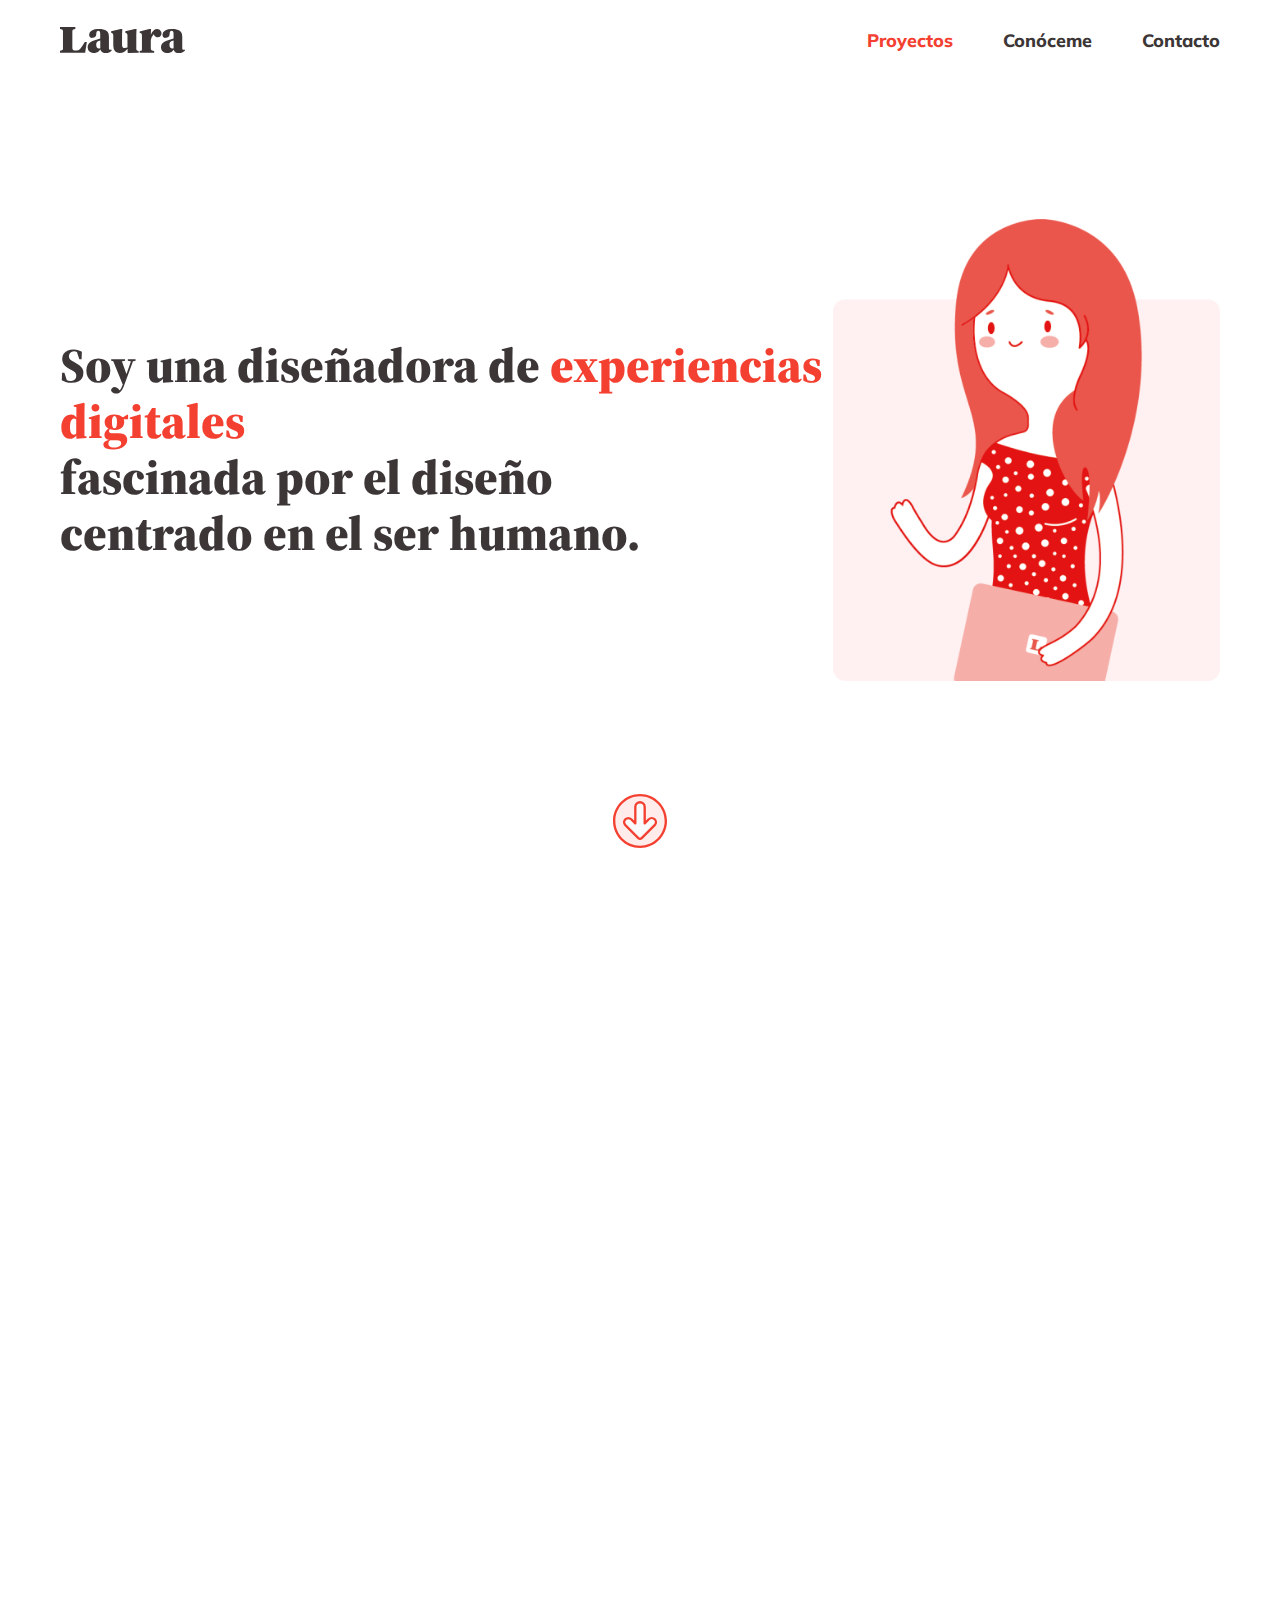
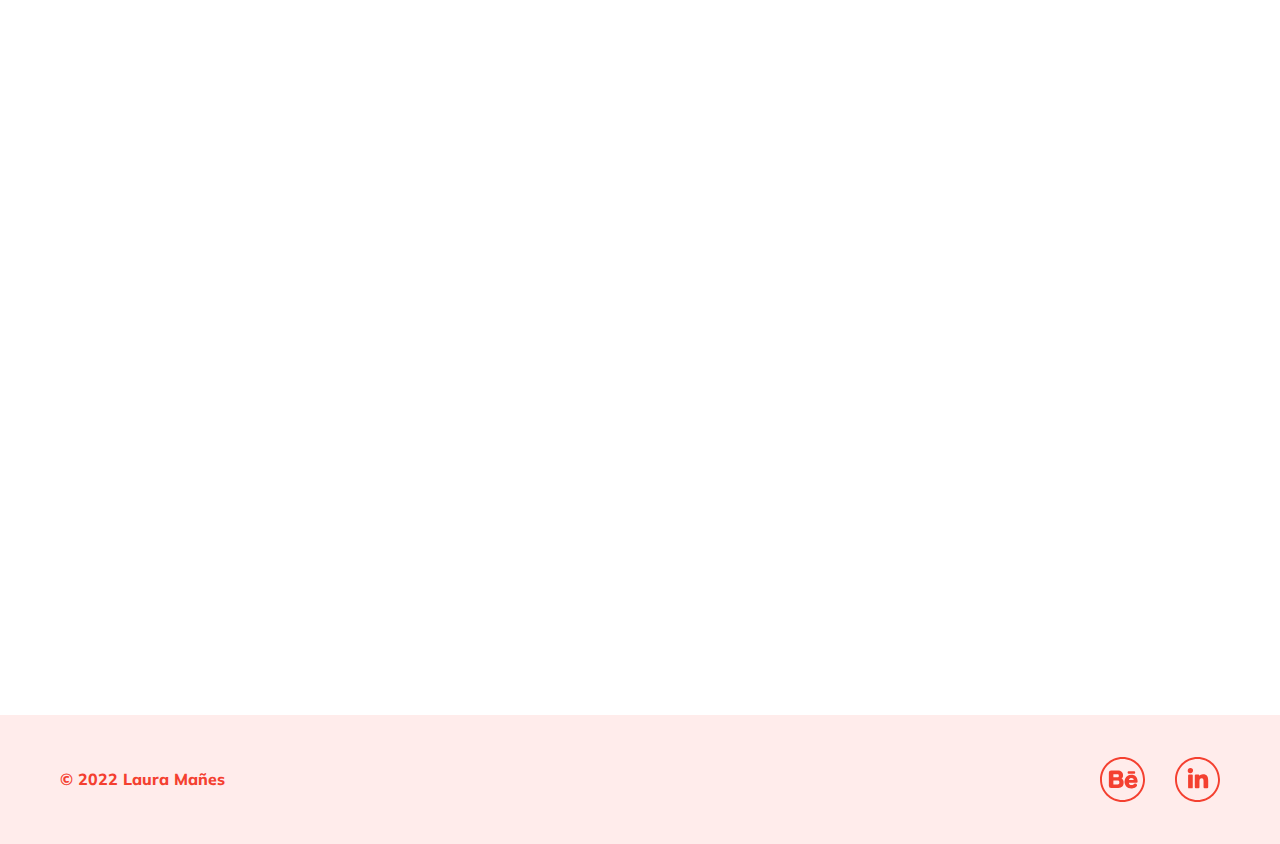
<file: index.html>
<!doctype html>
<html lang="es">
    <head>
        <meta charset="utf-8" />
        <meta name="viewport" content="width=device-width, initial-scale=1.0">
        <title>Laura Mañes</title>
        <meta name="title" content="Laura Mañes ― Diseñadora UX/UI">
        <meta name="description" content="Diseño de Experiencias digitales.">
        <link href="https://unpkg.com/aos@2.3.1/dist/aos.css" rel="stylesheet">
        <link href="https://fonts.googleapis.com/css2?family=Mulish:wght@400;800&family=Source+Serif+Pro:wght@400;900&display=swap" rel="stylesheet">
        <link rel="icon" href="assets/img/laura-icon.png">
        <link rel="stylesheet" href="assets/styles.css">

        <script>
            (function(h,o,t,j,a,r){
                h.hj=h.hj||function(){(h.hj.q=h.hj.q||[]).push(arguments)};
                h._hjSettings={hjid:1994449,hjsv:6};
                a=o.getElementsByTagName('head')[0];
                r=o.createElement('script');r.async=1;
                r.src=t+h._hjSettings.hjid+j+h._hjSettings.hjsv;
                a.appendChild(r);
                })(window,document,'https://static.hotjar.com/c/hotjar-','.js?sv=');
        </script>

    </head>
    <body data-aos-easing="ease" data-aos-duration="1000" data-aos-delay="0">
        <header class="header">
            <div class="wrapper__header">
                    <a class="logo" href="index.html">
                        <svg id="Capa_1" data-name="Capa 1" xmlns="http://www.w3.org/2000/svg" viewBox="0 0 141.59 29.67">
                        <path class="cls-0" d="M14 5.45v18a3.27 3.27 0 00.8 2.58 4.3 4.3 0 002.75.68h1a5.77 5.77 0 004.17-1.87 45.74 45.74 0 005.38-7.72h2.29l-1.9 12H0V27a5.23 5.23 0 002.82-.81 3.78 3.78 0 00.54-2.46V5.45A3.81 3.81 0 002.82 3 5.16 5.16 0 000 2.19V0h17.39v2.19a5.24 5.24 0 00-2.83.8A3.83 3.83 0 0014 5.45zM138.52 10.92v12.91c0 1.33.41 2 1.22 2a4 4 0 001.51-.25l.34 1.46a9.66 9.66 0 01-6.77 2.63c-3.08 0-5.08-1.34-6-4a8 8 0 01-7.2 3.85 7.58 7.58 0 01-5.19-1.73 6.13 6.13 0 01-2-4.89 6.07 6.07 0 011.68-4.56 12.29 12.29 0 014.65-2.65l7.89-2.73v-5.4c0-2.17-.7-3.26-2.1-3.26-1.56 0-2.33 1.25-2.33 3.75a4.46 4.46 0 01-4.48 4.25 3.44 3.44 0 01-2.83-1 3.34 3.34 0 01-.78-2.44 5.35 5.35 0 013-5 16.21 16.21 0 017.87-1.6c3.77 0 6.62.65 8.57 2s2.95 3.52 2.95 6.66zm-11.25 13.49a5.31 5.31 0 001.42-.24v-9l-2 .73a4.05 4.05 0 00-2 1.37 5 5 0 00-.63 2.87c.05 2.86 1.1 4.27 3.21 4.27zM55.44 10.92v12.91c0 1.33.4 2 1.22 2a4.08 4.08 0 001.51-.25l.34 1.42a9.67 9.67 0 01-6.77 2.63c-3.09 0-5.08-1.34-6-4a8.06 8.06 0 01-7.21 3.85 7.62 7.62 0 01-5.19-1.73 6.16 6.16 0 01-2-4.89 6.07 6.07 0 011.68-4.56 12.29 12.29 0 014.65-2.65l7.89-2.73V7.56c0-2.17-.7-3.26-2.09-3.26q-2.34 0-2.34 3.75a4.45 4.45 0 01-4.48 4.25 3.42 3.42 0 01-2.82-1 3.34 3.34 0 01-.78-2.44 5.34 5.34 0 013-5A16.28 16.28 0 0144 2.26c3.76 0 6.62.65 8.57 2s2.87 3.52 2.87 6.66zM44.23 24.41a5.19 5.19 0 001.41-.24v-9l-1.94.73a4.05 4.05 0 00-2 1.37 5 5 0 00-.63 2.87c0 2.86 1.05 4.27 3.16 4.27zM86.45 8.64v15.53a4.53 4.53 0 00.29 1.91c.2.37.5 1.1 2.37 1.1v2l-12.38.28-.24-4.75q-3.48 4.74-8.7 4.74a7.23 7.23 0 01-5.42-2.08q-2-2.08-2-6.19V9.75c0-1.58-.56-2.54-1.69-2.9l-.72-.24V4.68l10.8-2.42h1.83l-.29 6.38v11.7q0 3.48 3 3.48a10 10 0 003.14-.53V9.75c0-1.58-.56-2.54-1.69-2.9l-.73-.24V4.68L84.9 2.26h1.84zM114.58 5.26A4.6 4.6 0 00110 2.2c-2.58 0-5.6 2.17-7.06 6.7l.17-6.62h-2L90.25 5.2v1.41l.67.24c1.47.51 1.91 1 1.91 2.9v15.66a1.72 1.72 0 01-.29 1.1 1.3 1.3 0 01-.78.46c-.32.06-.82.13-1.51.19v2.05h16.42v-2.05a10.32 10.32 0 01-3.07-.75c-.49-.28-.73-.92-.73-1.93v-9.85a14.27 14.27 0 013.18-6.39l.28.4c1.4 2.06 2.76 3 4.54 3a4 4 0 003.8-2.9 5.2 5.2 0 00-.09-3.48z"/></svg>
                    </a>
                    <button class="burger js-open">
                        <svg xmlns="http://www.w3.org/2000/svg" viewBox="0 0 32 32"><path d="M4 10h24c1.104 0 2-.896 2-2s-.896-2-2-2H4c-1.104 0-2 .896-2 2s.896 2 2 2zm24 4H4c-1.104 0-2 .896-2 2s.896 2 2 2h24c1.104 0 2-.896 2-2s-.896-2-2-2zm0 8H4c-1.104 0-2 .896-2 2s.896 2 2 2h24c1.104 0 2-.896 2-2s-.896-2-2-2z"/></svg>
                    </button>
                <nav class="navigation">
                    <button class="navigation__close js-close">
                        <svg xmlns="http://www.w3.org/2000/svg" viewBox="0 0 32 32"><path d="M25.9 23.1L18.8 16l7.1-7.1c.8-.8.8-2 0-2.8-.8-.8-2-.8-2.8 0L16 13.2 8.9 6.1c-.8-.8-2-.8-2.8 0s-.8 2 0 2.8l7.1 7.1-7.1 7.1c-.8.8-.8 2 0 2.8.8.8 2 .8 2.8 0l7.1-7.1 7.1 7.1c.8.8 2 .8 2.8 0 .8-.8.8-2 0-2.8z"/></svg>
                    </button>
                    <ul class="navigation__list">
                        <li><a class="nav-link active">Proyectos</a></li>
                        <li><a class="nav-link" href="conoceme.html">Conóceme</a></li>
                        <li><a class="nav-link" href="contacto.html">Contacto</a></li>
                    </ul>
                </nav>
            </div>
        </header>
            
        <section id="home" class="billboard">
            <div class="billboard__wrapper wrapper-home">
                <div class="row-billboard">
                    <div class="column-text-desktop">
                        <h1 data-aos="fade-up"
                        data-aos-duration="1000">Soy una diseñadora de <span style= "color:#F44030">experiencias digitales</span style><br>
                        fascinada por el diseño<br>centrado en el ser humano.</h1>
                    </div>
                    <div class="column-text-mobile">
                        <h1 data-aos="fade-up"
                        data-aos-duration="1000">Soy una diseñadora de <span style= "color:#F44030">experiencias digitales</span style>
                        fascinada por el diseño centrado en el ser humano.</h1>
                    </div>
                    <div data-aos="fade-up"
                    data-aos-duration="1000" class="column-img">
                    <img src="assets/img/home.png" alt="nena-home" class="image" style="width: 100%">
                    </div>
                </div>
                <a class="js-anchor scroll-down" href="#proyectos">
                    <svg id="Capa_1" data-name="Capa 1" xmlns="http://www.w3.org/2000/svg" viewBox="0 0 490.67 490.67"><defs><style>.cls-1{fill:#ffeceb;}.cls-2{fill:#fafafa;}.cls-3{fill:#f44030;}</style></defs><title>arrow down</title>
                    <path class="cls-1" d="M245.33,0C109.84,0,0,109.84,0,245.33S109.84,490.67,245.33,490.67,490.67,380.83,490.67,245.33C490.51,109.9,380.76.15,245.33,0Z"/>
                    <path class="cls-2" d="M317.87,221.87l-19.2,19.2V117.33a53.34,53.34,0,0,0-106.67,0V240.92l-19.2-19.2a49.52,49.52,0,0,0-68.42,0,48.39,48.39,0,0,0,0,68.41L222.64,408.38a32,32,0,0,0,45.24,0L386.13,290.13a48.37,48.37,0,0,0,0-68.41A49.5,49.5,0,0,0,317.87,221.87Z"/>
                    <path class="cls-3" d="M245.33,490.67C109.84,490.67,0,380.83,0,245.33S109.84,0,245.33,0,490.67,109.84,490.67,245.33C490.51,380.76,380.76,490.51,245.33,490.67Zm0-469.34c-123.71,0-224,100.29-224,224s100.29,224,224,224,224-100.28,224-224S369,21.47,245.33,21.33Z"/>
                    <path class="cls-3" d="M245.33,417.81a32,32,0,0,1-22.63-9.34L104.53,290.13a48.37,48.37,0,0,1,0-68.41,49.52,49.52,0,0,1,68.42,0l19.2,19.2V117.33a53.34,53.34,0,0,1,106.67,0V240.92l19.2-19.2a49.5,49.5,0,0,1,68.41,0,48.37,48.37,0,0,1,0,68.41L268.18,408.38A32,32,0,0,1,245.33,417.81ZM138.67,229a27,27,0,0,0-19.2,46.25L237.72,393.45a10.65,10.65,0,0,0,15.08,0L371.2,275.2a27.05,27.05,0,0,0,0-38.25A27.73,27.73,0,0,0,333,237l-37.33,37.33a10.67,10.67,0,0,1-18.29-7.61V117.33a32,32,0,1,0-64,0V266.67a10.67,10.67,0,0,1-18.22,7.55L157.87,236.8A26.89,26.89,0,0,0,138.67,229Z"/></svg>
                </a>
            </div>
        </section>

        <main>
            <section id="proyectos" class="section">
                <div class="wrapper">
                    <div data-aos="fade-up" data-aos-duration="2000" class="column-text">
                        <h2 class="title-projects">Mis proyectos:</h2>
                    </div>
                    <div class="row">
                        <div class="column">

                            <div class="proyecto aos-init" data-aos="fade-up" data-aos-duration="2000">
                                <div class="img-container">
                                    <a href="proyectos/chc.html">
                                    <img src="assets/img/ipad-chc-home.png" alt="ipad-chc-home" class="image" style="width:100%">
                                    <div class="overlay">
                                        <div class="text-container">
                                            <p class="title-text">Carcinoma Hepatocelular</p><br>
                                            <p class="desc-text">Branding. Diseño Editorial. UI.</p>
                                        </div>
                                    </div>
                                    </a>
                                </div>
                            </div>

                            <div class="proyecto aos-init" data-aos="fade-up" data-aos-duration="2000">
                                <div class="img-container">
                                    <a href="proyectos/flip.html">
                                    <img src="assets/img/flip-home.jpg" alt="flip" class="image" style="width:100%">
                                    <div class="overlay">
                                        <div class="text-container">
                                            <p class="title-text">Flip</p><br>
                                            <p class="desc-text">UX Research. UX/UI. Branding.</p>
                                        </div>
                                    </div>
                                    </a>
                                </div>
                            </div>
                        </div> 

                        <div class="column">

                            <div class="proyecto aos-init" data-aos="fade-up" data-aos-duration="2000" data-aos-easing="ease-in-back">
                                <div class="img-container">
                                    <a href="proyectos/mediamarkt.html">
                                    <img src="assets/img/mediamarkt-reparaciones.png" alt="mediamarkt" class="image" style="width:100%">
                                    <div class="overlay">
                                        <div class="text-container">
                                            <p class="title-text">MediaMarkt Service</p><br>
                                            <p class="desc-text">Branding. UX/UI.<br>
                                        </div>
                                    </div>
                                    </a>
                                </div>
                            </div>

                            <div class="proyecto aos-init" data-aos="fade-up" data-aos-duration="2000">
                                <div class="img-container">
                                    <a href="proyectos/onapills.html">
                                    <img src="assets/img/onapills-home.jpg" alt="rupta" class="image" style="width:100%">
                                    <div class="overlay">
                                        <div class="text-container">
                                            <p class="title-text">Onapills</p><br>
                                            <p class="desc-text">Branding. UX/UI.</p>
                                        </div>
                                    </div>
                                    </a>
                                </div>
                            </div>

                        </div>        
                    </div>

                    <div class="row-two">

                        <div class="column">

                            <div class="proyecto aos-init" data-aos="fade-up" data-aos-duration="2000">
                                <div class="img-container">
                                    <a href="proyectos/rupta.html">
                                    <img src="assets/img/rupta.png" alt="rupta" class="image" style="width:100%">
                                    <div class="overlay">
                                        <div class="text-container">
                                            <p class="title-text">Rupta</p><br>
                                            <p class="desc-text">Branding. UX/UI.</p>
                                        </div>
                                    </div>
                                    </a>
                                </div>
                            </div>

                            <div class="proyecto aos-init" data-aos="fade-up" data-aos-duration="2000">
                                <div class="img-container">
                                    <a href="proyectos/origens.html">
                                    <img src="assets/img/vinopackmancha_home.jpg" alt="vinopackmancha_home" class="image" style="width:100%">
                                    <div class="overlay">
                                        <div class="text-container">
                                            <p class="title-text">Orígens</p><br>
                                            <p class="desc-text">Branding. Packaging.</p>
                                        </div>
                                    </div>
                                    </a>
                                </div>
                            </div>

                        </div>

                        <div class="column">

                            <div class="proyecto aos-init" data-aos="fade-up" data-aos-duration="2000" data-aos-easing="ease-in-back">
                                <div class="img-container">
                                    <a href="proyectos/space_travel.html">
                                    <img src="assets/img/ipad_iphone_spacetravel_home.jpg" alt="ipad_iphone_spacetravel_home" class="image" style="width:100%">
                                    <div class="overlay">
                                        <div class="text-container">
                                            <p class="title-text">Space Travel</p><br>
                                            <p class="desc-text">UX/UI.</p>
                                        </div>
                                    </div>
                                    </a>
                                </div>
                            </div>

                            <div class="proyecto aos-init" data-aos="fade-up" data-aos-duration="2000">
                                <div class="img-container">
                                    <a href="proyectos/tengo_la_regla.html">
                                    <img src="assets/img/cubiertalibro_home.jpg" alt="cubiertalibro_home" class="image" style="width:100%">
                                    <div class="overlay">
                                        <div class="text-container">
                                            <p class="title-text">Tengo la regla<br>¿y ahora qué?</p><br>
                                            <p class="desc-text">Diseño editorial. Packaging.</p>
                                        </div>
                                    </div>
                                    </a>
                                </div>
                            </div>

                        </div>
                    </div>
                </div>
            </section>
            <section id="banner-contacto-footer" class="billboard-banner">
                <div class="wrapper">
                    <div data-aos="fade-right"
                    data-aos-offset="200"
                    data-aos-easing="ease-in-sine" class="banner">
                        <h2>¡Creemos algo bueno juntos!</h2>
                        <div class="contacto__wrapper">
                            <a href="mailto:lauramanyesmarin@gmail.com" class="text-contacto">
                                <span>Contáctame</span>
                            </a>
                        </div>
                    </div>
                </div>
            </section>
        </main>

        <footer class="footer">
            <div class="footer__container wrapper">
                <div class="footer__copyright">© 2022 Laura Mañes</div>
                <ul class="social">
                    <li>
                        <a class="social__item" href="https://www.behance.net/lauramanyes" target="_blank" rel="noopener noreferrer">
                            <svg id="Capa_1" data-name="Capa 1" xmlns="http://www.w3.org/2000/svg" viewBox="0 0 490.7 490.7"><defs><style>.cls-3{fill:#f44030;}</style></defs><title>behance</title>
                            <path class="cls-3" d="M245.4,490.7C109.8,490.7.1,380.8.1,245.3S109.8,0,245.4,0,490.7,109.8,490.7,245.3,380.9,490.5,245.4,490.7Zm0-469.4c-123.7,0-224,100.3-224,224s100.3,224,224,224,224-100.3,224-224S369,21.5,245.4,21.3Z"/>
                            <path class="cls-3" d="M255.71,262.16c-2.24-8.6-5.67-15.37-10.19-20.11h0a32.37,32.37,0,0,0-9.17-6.71,1.75,1.75,0,0,1-.62-.57,1.15,1.15,0,0,1-.2-.93,1.37,1.37,0,0,1,.55-.87c10-6.68,15.33-17.94,15.33-32.56,0-16.59-5.65-30.25-16.33-39.48-9.84-8.52-23.42-13-39.27-13h-75a24.33,24.33,0,0,0-24.3,24.3V314.6a24.33,24.33,0,0,0,24.3,24.3h75.6c4.16,0,18.82-.56,32.88-7.75,16.19-8.32,25.56-22,27.85-40.63l.05-.43c1.5-15.21-.39-23.32-1.3-27.21ZM145.9,258.3a1.27,1.27,0,0,1,1.3-1.3h48.54c1.62,0,15.86.81,15.86,21.7,0,13.41-6,20.05-18.45,20.3h-46a1.37,1.37,0,0,1-1.3-1.4Zm55.25-39.22c-2.56,2.44-5.55,2.53-8.44,2.61H147.3a1.38,1.38,0,0,1-1.4-1.4V189.2a1.38,1.38,0,0,1,1.4-1.4H196c.94,0,9.24.75,9.24,15.5C205.2,211.26,203.86,216.44,201.15,219.08Z"/>
                            <path class="cls-3" d="M393,214.7c-11.7-13.34-28.81-20.1-50.86-20.1-38.38,0-56.57,20.26-65.1,37.32a91.91,91.91,0,0,0-8.67,29.83c0,.15-1.64,15.95,1.61,28.34,2.92,12.79,8.41,23.5,16.3,31.81,12.82,13.8,31.58,20.8,55.86,20.8h2.3c6.08,0,21.78-.73,36.17-7.49,8.62-4.15,15-9.24,19.57-15.57A19.73,19.73,0,0,0,401.72,299a20.15,20.15,0,0,0-18-11.09,19.46,19.46,0,0,0-16.46,8.82,17.62,17.62,0,0,1-2.31,2.88c-4.24,4.32-12,6.7-21.83,6.7h-1.2a32.19,32.19,0,0,1-16-4.11c-6.35-3.74-10.27-10.27-11.34-18.89v-.4a1.37,1.37,0,0,1,1.4-1.3h82a12.33,12.33,0,0,0,12.2-12C410.41,256.66,408.45,232.35,393,214.7Zm-76.39,35.2-.14-.05a1.46,1.46,0,0,1-.94-1.82c4.59-12.47,14.25-19.33,27.21-19.33,7.36,0,13.35,2.14,17.33,6.2s5.8,9.55,6.58,13.43a1.36,1.36,0,0,1-.31,1.15,1.27,1.27,0,0,1-1,.42H316.8C316.63,249.9,316.52,249.88,316.57,249.9Z"/>
                            <path class="cls-3" d="M313.6,182.7h57.7c7.12,0,12.7-6.06,12.7-13.8s-5.7-13.8-12.7-13.8H313.6c-7,0-12.7,6.19-12.7,13.8S306.6,182.7,313.6,182.7Z"/></svg>
                        </a>
                    </li>
                    <li>
                        <a class="social__item" href="https://www.linkedin.com/in/lauramanyes/" target="_blank" rel="noopener noreferrer">
                            <svg id="Capa_1" data-name="Capa 1" xmlns="http://www.w3.org/2000/svg" viewBox="0 0 490.7 490.7"><defs><style>.cls-3{fill:#f44030;}</style></defs><title>linkedin</title>
                            <path class="cls-3" d="M245.3,490.7C109.8,490.7,0,380.8,0,245.3S109.8,0,245.3,0,490.6,109.8,490.6,245.3,380.8,490.5,245.3,490.7Zm0-469.4c-123.7,0-224,100.3-224,224s100.3,224,224,224,224-100.3,224-224S369,21.5,245.3,21.3Z"/>
                            <path class="cls-3" d="M351.76,208.6c-9-14.3-24.22-21.25-46.53-21.25-18.71,0-32.3,8.42-40.17,17.64v-3a11,11,0,0,0-11-11h-27.2a11,11,0,0,0-11,11h0V330.84a11,11,0,0,0,11,11h29a11,11,0,0,0,11-11V267.09c0-24.24,6.95-34.13,24-34.13,18.84,0,20.38,16,20.38,35.35v62.53a11,11,0,0,0,11,11h29.24a10.69,10.69,0,0,0,10.67-10.67V259.24C362.1,235.57,358.91,220,351.76,208.6Z"/><rect class="cls-3" x="142.78" y="191" width="51" height="150.8" rx="10.11"/>
                            <path class="cls-3" d="M168.25,118.9A29.17,29.17,0,0,0,166,177.17c.7.05,1.39.07,2.08.07a28.87,28.87,0,0,0,19.8-7.78,29.31,29.31,0,0,0,9.34-21.2v-.37A29.11,29.11,0,0,0,168.25,118.9Z"/></svg>
                        </a>
                    </li>
                </ul>
            </div>
        </footer>

        <script
        src="https://code.jquery.com/jquery-3.4.1.min.js"
        integrity="sha256-CSXorXvZcTkaix6Yvo6HppcZGetbYMGWSFlBw8HfCJo="
        crossorigin="anonymous"></script>

        <script src="assets/app.js"></script>
        <script src="https://unpkg.com/aos@2.3.1/dist/aos.js"></script>
        <script>
            AOS.init ({
                duration: 1000,
                once: true,
            });
        </script>

    </body>
</html>
</file>
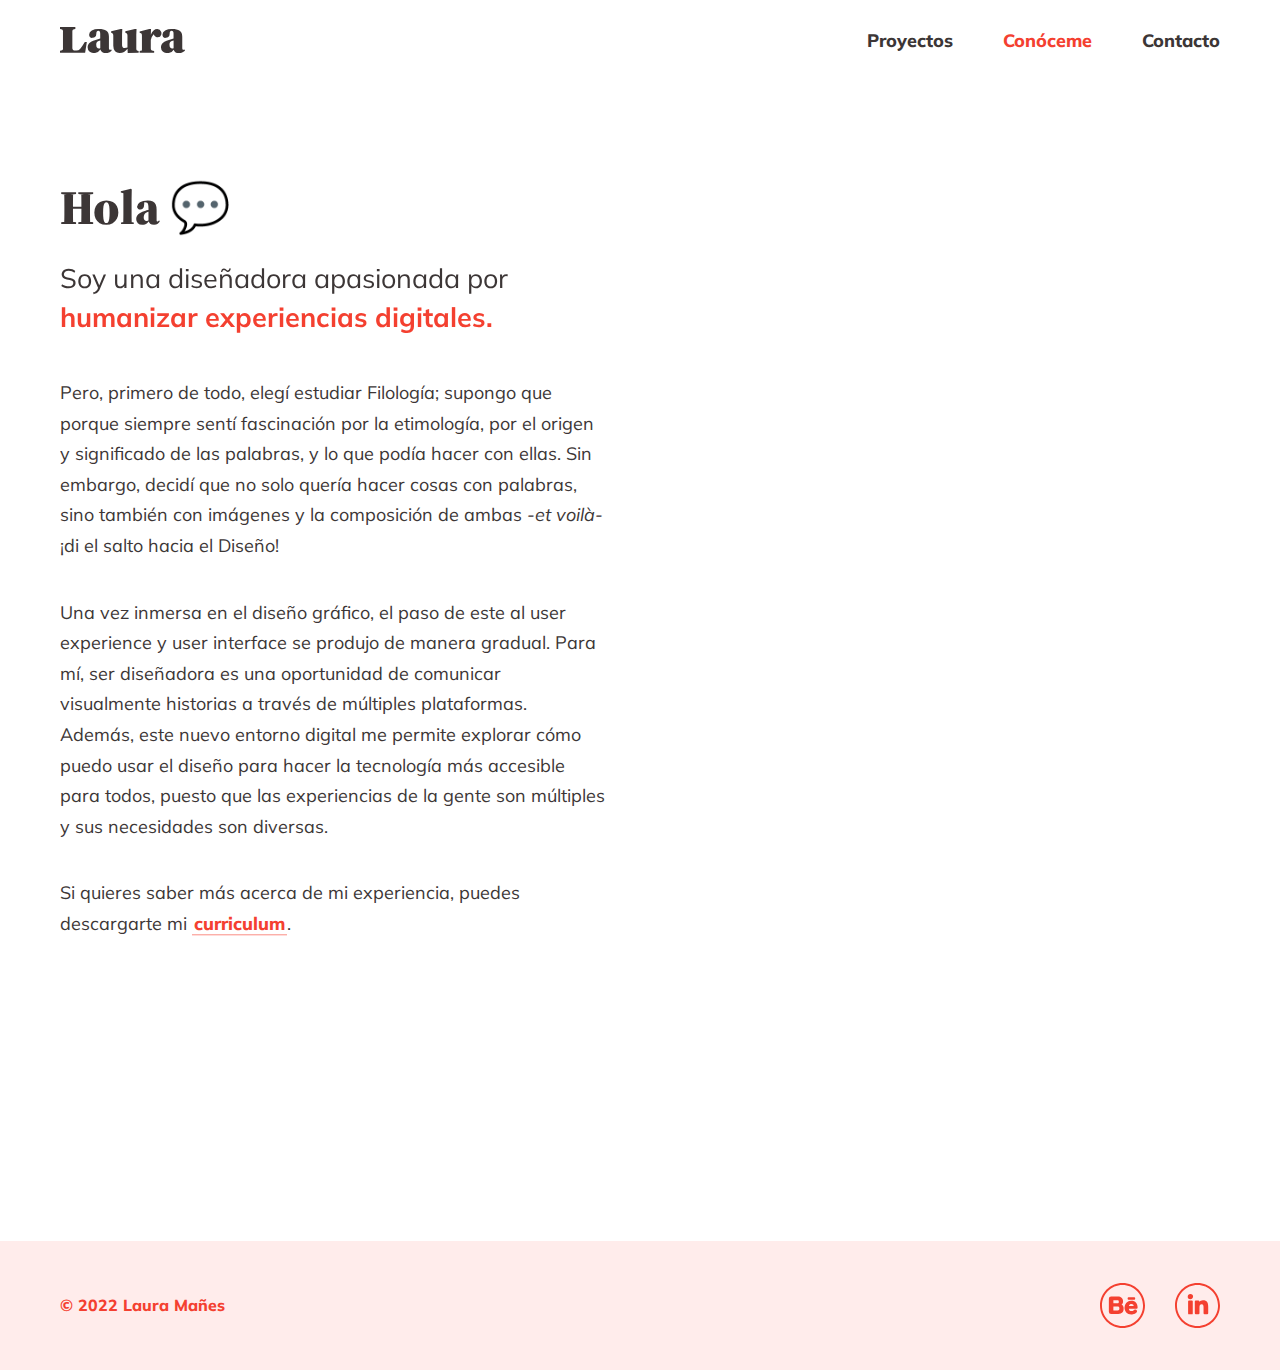
<file: conoceme.html>
<!doctype html>
<html lang="es">
    <head>
        <meta charset="utf-8" />
        <meta name="viewport" content="width=device-width, initial-scale=1.0">
        <title>Laura Mañes ― Concóceme</title>
        <meta name="title" content="Laura Mañes ― Diseñadora UX/UI">
        <meta name="description" content="Diseño de Experiencias digitales.">
        <link href="https://unpkg.com/aos@2.3.1/dist/aos.css" rel="stylesheet">
        <link href="https://fonts.googleapis.com/css2?family=Mulish:wght@400;800&family=Source+Serif+Pro:wght@400;900&display=swap" rel="stylesheet">
        <link rel="icon" href="assets/img/laura-icon.png">
        <link rel="stylesheet" href="assets/styles.css">

        <script>
            (function(h,o,t,j,a,r){
                h.hj=h.hj||function(){(h.hj.q=h.hj.q||[]).push(arguments)};
                h._hjSettings={hjid:1994449,hjsv:6};
                a=o.getElementsByTagName('head')[0];
                r=o.createElement('script');r.async=1;
                r.src=t+h._hjSettings.hjid+j+h._hjSettings.hjsv;
                a.appendChild(r);
                })(window,document,'https://static.hotjar.com/c/hotjar-','.js?sv=');
        </script>

    </head>
    <body data-aos-easing="ease" data-aos-duration="1000" data-aos-delay="0">
        <header class="header">
            <div class="wrapper__header">
                    <a class="logo" href="index.html">
                        <svg id="Capa_1" data-name="Capa 1" xmlns="http://www.w3.org/2000/svg" viewBox="0 0 141.59 29.67">
                        <path class="cls-0" d="M14 5.45v18a3.27 3.27 0 00.8 2.58 4.3 4.3 0 002.75.68h1a5.77 5.77 0 004.17-1.87 45.74 45.74 0 005.38-7.72h2.29l-1.9 12H0V27a5.23 5.23 0 002.82-.81 3.78 3.78 0 00.54-2.46V5.45A3.81 3.81 0 002.82 3 5.16 5.16 0 000 2.19V0h17.39v2.19a5.24 5.24 0 00-2.83.8A3.83 3.83 0 0014 5.45zM138.52 10.92v12.91c0 1.33.41 2 1.22 2a4 4 0 001.51-.25l.34 1.46a9.66 9.66 0 01-6.77 2.63c-3.08 0-5.08-1.34-6-4a8 8 0 01-7.2 3.85 7.58 7.58 0 01-5.19-1.73 6.13 6.13 0 01-2-4.89 6.07 6.07 0 011.68-4.56 12.29 12.29 0 014.65-2.65l7.89-2.73v-5.4c0-2.17-.7-3.26-2.1-3.26-1.56 0-2.33 1.25-2.33 3.75a4.46 4.46 0 01-4.48 4.25 3.44 3.44 0 01-2.83-1 3.34 3.34 0 01-.78-2.44 5.35 5.35 0 013-5 16.21 16.21 0 017.87-1.6c3.77 0 6.62.65 8.57 2s2.95 3.52 2.95 6.66zm-11.25 13.49a5.31 5.31 0 001.42-.24v-9l-2 .73a4.05 4.05 0 00-2 1.37 5 5 0 00-.63 2.87c.05 2.86 1.1 4.27 3.21 4.27zM55.44 10.92v12.91c0 1.33.4 2 1.22 2a4.08 4.08 0 001.51-.25l.34 1.42a9.67 9.67 0 01-6.77 2.63c-3.09 0-5.08-1.34-6-4a8.06 8.06 0 01-7.21 3.85 7.62 7.62 0 01-5.19-1.73 6.16 6.16 0 01-2-4.89 6.07 6.07 0 011.68-4.56 12.29 12.29 0 014.65-2.65l7.89-2.73V7.56c0-2.17-.7-3.26-2.09-3.26q-2.34 0-2.34 3.75a4.45 4.45 0 01-4.48 4.25 3.42 3.42 0 01-2.82-1 3.34 3.34 0 01-.78-2.44 5.34 5.34 0 013-5A16.28 16.28 0 0144 2.26c3.76 0 6.62.65 8.57 2s2.87 3.52 2.87 6.66zM44.23 24.41a5.19 5.19 0 001.41-.24v-9l-1.94.73a4.05 4.05 0 00-2 1.37 5 5 0 00-.63 2.87c0 2.86 1.05 4.27 3.16 4.27zM86.45 8.64v15.53a4.53 4.53 0 00.29 1.91c.2.37.5 1.1 2.37 1.1v2l-12.38.28-.24-4.75q-3.48 4.74-8.7 4.74a7.23 7.23 0 01-5.42-2.08q-2-2.08-2-6.19V9.75c0-1.58-.56-2.54-1.69-2.9l-.72-.24V4.68l10.8-2.42h1.83l-.29 6.38v11.7q0 3.48 3 3.48a10 10 0 003.14-.53V9.75c0-1.58-.56-2.54-1.69-2.9l-.73-.24V4.68L84.9 2.26h1.84zM114.58 5.26A4.6 4.6 0 00110 2.2c-2.58 0-5.6 2.17-7.06 6.7l.17-6.62h-2L90.25 5.2v1.41l.67.24c1.47.51 1.91 1 1.91 2.9v15.66a1.72 1.72 0 01-.29 1.1 1.3 1.3 0 01-.78.46c-.32.06-.82.13-1.51.19v2.05h16.42v-2.05a10.32 10.32 0 01-3.07-.75c-.49-.28-.73-.92-.73-1.93v-9.85a14.27 14.27 0 013.18-6.39l.28.4c1.4 2.06 2.76 3 4.54 3a4 4 0 003.8-2.9 5.2 5.2 0 00-.09-3.48z"/></svg>
                    </a>
                    <button class="burger js-open">
                        <svg xmlns="http://www.w3.org/2000/svg" viewBox="0 0 32 32"><path d="M4 10h24c1.104 0 2-.896 2-2s-.896-2-2-2H4c-1.104 0-2 .896-2 2s.896 2 2 2zm24 4H4c-1.104 0-2 .896-2 2s.896 2 2 2h24c1.104 0 2-.896 2-2s-.896-2-2-2zm0 8H4c-1.104 0-2 .896-2 2s.896 2 2 2h24c1.104 0 2-.896 2-2s-.896-2-2-2z"/></svg>
                    </button>
                <nav class="navigation">
                    <button class="navigation__close js-close">
                        <svg xmlns="http://www.w3.org/2000/svg" viewBox="0 0 32 32"><path d="M25.9 23.1L18.8 16l7.1-7.1c.8-.8.8-2 0-2.8-.8-.8-2-.8-2.8 0L16 13.2 8.9 6.1c-.8-.8-2-.8-2.8 0s-.8 2 0 2.8l7.1 7.1-7.1 7.1c-.8.8-.8 2 0 2.8.8.8 2 .8 2.8 0l7.1-7.1 7.1 7.1c.8.8 2 .8 2.8 0 .8-.8.8-2 0-2.8z"/></svg>
                    </button>
                    <ul class="navigation__list">
                        <li><a class="nav-link" href="index.html">Proyectos</a></li>
                        <li><a class="nav-link active" href="conoceme.html">Conóceme</a></li>
                        <li><a class="nav-link" href="contacto.html">Contacto</a></li>
                    </ul>
                </nav>
            </div>
        </header>

    <main>
        <section id="conoceme" class="billboard__conoceme">
            <div class="wrapper__conoceme">
                <div class="conoceme">
                        <h1 data-aos="fade-right"
                        data-aos-offset="200"
                        data-aos-easing="ease-in-sine">Hola 💬</h1><br>
                        <p data-aos="fade-right"
                        data-aos-offset="200"
                        data-aos-easing="ease-in-sine" class="subtitle__section content-text">
                        Soy una diseñadora apasionada por <span style= "color:#F44030"><b>humanizar experiencias digitales.</b></span><br>
                        </p>
                    <div class="container__column">
                        <p>Pero, primero de todo, elegí estudiar Filología; supongo que porque siempre sentí fascinación por la etimología, 
                        por el origen y significado de las palabras, y lo que podía hacer con ellas. Sin embargo, decidí que no solo 
                        quería hacer cosas con palabras, sino también con imágenes y la composición de ambas <i>-et voilà-</i> 
                        ¡di el salto hacia el Diseño!</p>
                    </div>
                    <div class="container__column">
                        <p>Una vez inmersa en el diseño gráfico, el paso de este al user experience y user interface se produjo de manera gradual. 
                        Para mí, ser diseñadora es una oportunidad de comunicar visualmente historias a través de múltiples plataformas. Además, 
                        este nuevo entorno digital me permite explorar cómo puedo usar el diseño para hacer la tecnología más accesible para todos,
                        puesto que las experiencias de la gente son múltiples y sus necesidades son diversas.</p>
                    </div>
                    <div class="container__column">
                        <p>Si quieres saber más acerca de mi experiencia, puedes descargarte mi 
                        <a class="curriculum" href="assets/img/cv-lauramañes-2022.pdf" download="cv-lauramañes-2022" target="_blank" rel="noopener noreferrer">curriculum</a>.</p>
                    </div>
                </div>
            </div>
        </section>
        <section id="banner-contacto-footer" class="billboard-banner">
            <div class="wrapper">
                <div data-aos="fade-right"
                data-aos-offset="200"
                data-aos-easing="ease-in-sine" class="banner">
                    <h2>¡Creemos algo bueno juntos!</h2>
                    <div class="contacto__wrapper">
                        <a href="mailto:lauramanyesmarin@gmail.com" class="text-contacto">
                            <span>Contáctame</span>
                        </a>
                    </div>
                </div>
            </div>
        </section>
    </main>

        <footer class="footer">
            <div class="footer__container wrapper">
                <div class="footer__copyright">© 2022 Laura Mañes</div>
                <ul class="social">
                    <li>
                        <a class="social__item" href="https://www.behance.net/lauramanyes" target="_blank" rel="noopener noreferrer">
                            <svg id="Capa_1" data-name="Capa 1" xmlns="http://www.w3.org/2000/svg" viewBox="0 0 490.7 490.7"><defs><style>.cls-3{fill:#f44030;}</style></defs><title>behance</title>
                            <path class="cls-3" d="M245.4,490.7C109.8,490.7.1,380.8.1,245.3S109.8,0,245.4,0,490.7,109.8,490.7,245.3,380.9,490.5,245.4,490.7Zm0-469.4c-123.7,0-224,100.3-224,224s100.3,224,224,224,224-100.3,224-224S369,21.5,245.4,21.3Z"/>
                            <path class="cls-3" d="M255.71,262.16c-2.24-8.6-5.67-15.37-10.19-20.11h0a32.37,32.37,0,0,0-9.17-6.71,1.75,1.75,0,0,1-.62-.57,1.15,1.15,0,0,1-.2-.93,1.37,1.37,0,0,1,.55-.87c10-6.68,15.33-17.94,15.33-32.56,0-16.59-5.65-30.25-16.33-39.48-9.84-8.52-23.42-13-39.27-13h-75a24.33,24.33,0,0,0-24.3,24.3V314.6a24.33,24.33,0,0,0,24.3,24.3h75.6c4.16,0,18.82-.56,32.88-7.75,16.19-8.32,25.56-22,27.85-40.63l.05-.43c1.5-15.21-.39-23.32-1.3-27.21ZM145.9,258.3a1.27,1.27,0,0,1,1.3-1.3h48.54c1.62,0,15.86.81,15.86,21.7,0,13.41-6,20.05-18.45,20.3h-46a1.37,1.37,0,0,1-1.3-1.4Zm55.25-39.22c-2.56,2.44-5.55,2.53-8.44,2.61H147.3a1.38,1.38,0,0,1-1.4-1.4V189.2a1.38,1.38,0,0,1,1.4-1.4H196c.94,0,9.24.75,9.24,15.5C205.2,211.26,203.86,216.44,201.15,219.08Z"/>
                            <path class="cls-3" d="M393,214.7c-11.7-13.34-28.81-20.1-50.86-20.1-38.38,0-56.57,20.26-65.1,37.32a91.91,91.91,0,0,0-8.67,29.83c0,.15-1.64,15.95,1.61,28.34,2.92,12.79,8.41,23.5,16.3,31.81,12.82,13.8,31.58,20.8,55.86,20.8h2.3c6.08,0,21.78-.73,36.17-7.49,8.62-4.15,15-9.24,19.57-15.57A19.73,19.73,0,0,0,401.72,299a20.15,20.15,0,0,0-18-11.09,19.46,19.46,0,0,0-16.46,8.82,17.62,17.62,0,0,1-2.31,2.88c-4.24,4.32-12,6.7-21.83,6.7h-1.2a32.19,32.19,0,0,1-16-4.11c-6.35-3.74-10.27-10.27-11.34-18.89v-.4a1.37,1.37,0,0,1,1.4-1.3h82a12.33,12.33,0,0,0,12.2-12C410.41,256.66,408.45,232.35,393,214.7Zm-76.39,35.2-.14-.05a1.46,1.46,0,0,1-.94-1.82c4.59-12.47,14.25-19.33,27.21-19.33,7.36,0,13.35,2.14,17.33,6.2s5.8,9.55,6.58,13.43a1.36,1.36,0,0,1-.31,1.15,1.27,1.27,0,0,1-1,.42H316.8C316.63,249.9,316.52,249.88,316.57,249.9Z"/>
                            <path class="cls-3" d="M313.6,182.7h57.7c7.12,0,12.7-6.06,12.7-13.8s-5.7-13.8-12.7-13.8H313.6c-7,0-12.7,6.19-12.7,13.8S306.6,182.7,313.6,182.7Z"/></svg>
                        </a>
                    </li>
                    <li>
                        <a class="social__item" href="https://www.linkedin.com/in/lauramanyes/" target="_blank" rel="noopener noreferrer">
                            <svg id="Capa_1" data-name="Capa 1" xmlns="http://www.w3.org/2000/svg" viewBox="0 0 490.7 490.7"><defs><style>.cls-3{fill:#f44030;}</style></defs><title>linkedin</title>
                            <path class="cls-3" d="M245.3,490.7C109.8,490.7,0,380.8,0,245.3S109.8,0,245.3,0,490.6,109.8,490.6,245.3,380.8,490.5,245.3,490.7Zm0-469.4c-123.7,0-224,100.3-224,224s100.3,224,224,224,224-100.3,224-224S369,21.5,245.3,21.3Z"/>
                            <path class="cls-3" d="M351.76,208.6c-9-14.3-24.22-21.25-46.53-21.25-18.71,0-32.3,8.42-40.17,17.64v-3a11,11,0,0,0-11-11h-27.2a11,11,0,0,0-11,11h0V330.84a11,11,0,0,0,11,11h29a11,11,0,0,0,11-11V267.09c0-24.24,6.95-34.13,24-34.13,18.84,0,20.38,16,20.38,35.35v62.53a11,11,0,0,0,11,11h29.24a10.69,10.69,0,0,0,10.67-10.67V259.24C362.1,235.57,358.91,220,351.76,208.6Z"/><rect class="cls-3" x="142.78" y="191" width="51" height="150.8" rx="10.11"/>
                            <path class="cls-3" d="M168.25,118.9A29.17,29.17,0,0,0,166,177.17c.7.05,1.39.07,2.08.07a28.87,28.87,0,0,0,19.8-7.78,29.31,29.31,0,0,0,9.34-21.2v-.37A29.11,29.11,0,0,0,168.25,118.9Z"/></svg>
                        </a>
                    </li>
                </ul>
            </div>
        </footer>

        <script
        src="https://code.jquery.com/jquery-3.4.1.min.js"
        integrity="sha256-CSXorXvZcTkaix6Yvo6HppcZGetbYMGWSFlBw8HfCJo="
        crossorigin="anonymous"></script>

        <script src="assets/app.js"></script>
        <script src="https://unpkg.com/aos@2.3.1/dist/aos.js"></script>
        <script>
            AOS.init ({
                duration: 1000,
                once: true,
            });
        </script>
    
    </body>
</html>
</file>
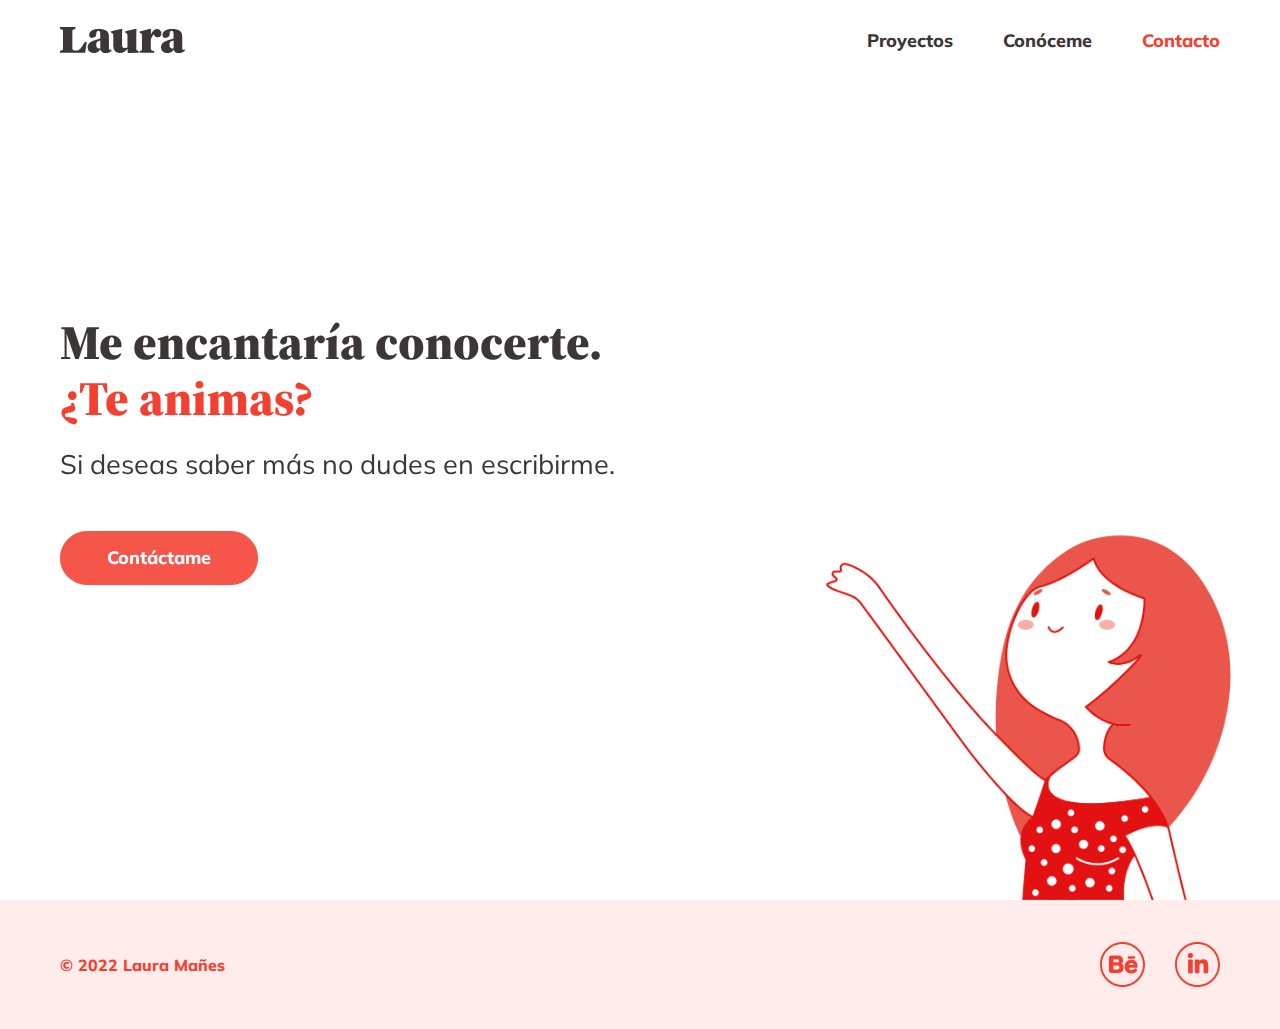
<file: contacto.html>
<!doctype html>
<html lang="es">
    <head>
        <meta charset="utf-8" />
        <meta name="viewport" content="width=device-width, initial-scale=1.0">
        <title>Laura Mañes ― Contacto</title>
        <meta name="title" content="Laura Mañes ― Diseñadora UX/UI">
        <meta name="description" content="Diseño de Experiencias digitales.">
        <link href="https://unpkg.com/aos@2.3.1/dist/aos.css" rel="stylesheet">
        <link href="https://fonts.googleapis.com/css2?family=Mulish:wght@400;800&family=Source+Serif+Pro:wght@400;900&display=swap" rel="stylesheet">
        <link rel="icon" href="assets/img/laura-icon.png">
        <link rel="stylesheet" href="assets/styles.css">

        <script>
            (function(h,o,t,j,a,r){
                h.hj=h.hj||function(){(h.hj.q=h.hj.q||[]).push(arguments)};
                h._hjSettings={hjid:1994449,hjsv:6};
                a=o.getElementsByTagName('head')[0];
                r=o.createElement('script');r.async=1;
                r.src=t+h._hjSettings.hjid+j+h._hjSettings.hjsv;
                a.appendChild(r);
                })(window,document,'https://static.hotjar.com/c/hotjar-','.js?sv=');
        </script>

    </head>
    <body data-aos-easing="ease" data-aos-duration="1000" data-aos-delay="0">
        <header class="header">
            <div class="wrapper__header">
                    <a class="logo" href="index.html">
                        <svg id="Capa_1" data-name="Capa 1" xmlns="http://www.w3.org/2000/svg" viewBox="0 0 141.59 29.67">
                        <path class="cls-0" d="M14 5.45v18a3.27 3.27 0 00.8 2.58 4.3 4.3 0 002.75.68h1a5.77 5.77 0 004.17-1.87 45.74 45.74 0 005.38-7.72h2.29l-1.9 12H0V27a5.23 5.23 0 002.82-.81 3.78 3.78 0 00.54-2.46V5.45A3.81 3.81 0 002.82 3 5.16 5.16 0 000 2.19V0h17.39v2.19a5.24 5.24 0 00-2.83.8A3.83 3.83 0 0014 5.45zM138.52 10.92v12.91c0 1.33.41 2 1.22 2a4 4 0 001.51-.25l.34 1.46a9.66 9.66 0 01-6.77 2.63c-3.08 0-5.08-1.34-6-4a8 8 0 01-7.2 3.85 7.58 7.58 0 01-5.19-1.73 6.13 6.13 0 01-2-4.89 6.07 6.07 0 011.68-4.56 12.29 12.29 0 014.65-2.65l7.89-2.73v-5.4c0-2.17-.7-3.26-2.1-3.26-1.56 0-2.33 1.25-2.33 3.75a4.46 4.46 0 01-4.48 4.25 3.44 3.44 0 01-2.83-1 3.34 3.34 0 01-.78-2.44 5.35 5.35 0 013-5 16.21 16.21 0 017.87-1.6c3.77 0 6.62.65 8.57 2s2.95 3.52 2.95 6.66zm-11.25 13.49a5.31 5.31 0 001.42-.24v-9l-2 .73a4.05 4.05 0 00-2 1.37 5 5 0 00-.63 2.87c.05 2.86 1.1 4.27 3.21 4.27zM55.44 10.92v12.91c0 1.33.4 2 1.22 2a4.08 4.08 0 001.51-.25l.34 1.42a9.67 9.67 0 01-6.77 2.63c-3.09 0-5.08-1.34-6-4a8.06 8.06 0 01-7.21 3.85 7.62 7.62 0 01-5.19-1.73 6.16 6.16 0 01-2-4.89 6.07 6.07 0 011.68-4.56 12.29 12.29 0 014.65-2.65l7.89-2.73V7.56c0-2.17-.7-3.26-2.09-3.26q-2.34 0-2.34 3.75a4.45 4.45 0 01-4.48 4.25 3.42 3.42 0 01-2.82-1 3.34 3.34 0 01-.78-2.44 5.34 5.34 0 013-5A16.28 16.28 0 0144 2.26c3.76 0 6.62.65 8.57 2s2.87 3.52 2.87 6.66zM44.23 24.41a5.19 5.19 0 001.41-.24v-9l-1.94.73a4.05 4.05 0 00-2 1.37 5 5 0 00-.63 2.87c0 2.86 1.05 4.27 3.16 4.27zM86.45 8.64v15.53a4.53 4.53 0 00.29 1.91c.2.37.5 1.1 2.37 1.1v2l-12.38.28-.24-4.75q-3.48 4.74-8.7 4.74a7.23 7.23 0 01-5.42-2.08q-2-2.08-2-6.19V9.75c0-1.58-.56-2.54-1.69-2.9l-.72-.24V4.68l10.8-2.42h1.83l-.29 6.38v11.7q0 3.48 3 3.48a10 10 0 003.14-.53V9.75c0-1.58-.56-2.54-1.69-2.9l-.73-.24V4.68L84.9 2.26h1.84zM114.58 5.26A4.6 4.6 0 00110 2.2c-2.58 0-5.6 2.17-7.06 6.7l.17-6.62h-2L90.25 5.2v1.41l.67.24c1.47.51 1.91 1 1.91 2.9v15.66a1.72 1.72 0 01-.29 1.1 1.3 1.3 0 01-.78.46c-.32.06-.82.13-1.51.19v2.05h16.42v-2.05a10.32 10.32 0 01-3.07-.75c-.49-.28-.73-.92-.73-1.93v-9.85a14.27 14.27 0 013.18-6.39l.28.4c1.4 2.06 2.76 3 4.54 3a4 4 0 003.8-2.9 5.2 5.2 0 00-.09-3.48z"/></svg>
                    </a>
                    <button class="burger js-open">
                        <svg xmlns="http://www.w3.org/2000/svg" viewBox="0 0 32 32"><path d="M4 10h24c1.104 0 2-.896 2-2s-.896-2-2-2H4c-1.104 0-2 .896-2 2s.896 2 2 2zm24 4H4c-1.104 0-2 .896-2 2s.896 2 2 2h24c1.104 0 2-.896 2-2s-.896-2-2-2zm0 8H4c-1.104 0-2 .896-2 2s.896 2 2 2h24c1.104 0 2-.896 2-2s-.896-2-2-2z"/></svg>
                    </button>
                <nav class="navigation">
                    <button class="navigation__close js-close">
                        <svg xmlns="http://www.w3.org/2000/svg" viewBox="0 0 32 32"><path d="M25.9 23.1L18.8 16l7.1-7.1c.8-.8.8-2 0-2.8-.8-.8-2-.8-2.8 0L16 13.2 8.9 6.1c-.8-.8-2-.8-2.8 0s-.8 2 0 2.8l7.1 7.1-7.1 7.1c-.8.8-.8 2 0 2.8.8.8 2 .8 2.8 0l7.1-7.1 7.1 7.1c.8.8 2 .8 2.8 0 .8-.8.8-2 0-2.8z"/></svg>
                    </button>
                    <ul class="navigation__list">
                        <li><a class="nav-link" href="index.html">Proyectos</a></li>
                        <li><a class="nav-link" href="conoceme.html">Conóceme</a></li>
                        <li><a class="nav-link active" href="contacto.html">Contacto</a></li>
                    </ul>
                </nav>
            </div>
        </header>

        <section id="home" class="billboard">
            <div class="billboard__wrapper__contacto wrapper contacto__bg">
                <div data-aos="fade-right"
                data-aos-offset="200"
                data-aos-easing="ease-in-sine" class="billboard__content">
                    <h1>Me encantaría conocerte.<br>
                    <span style= "color:#F44030">¿Te animas?</span style></h1>
                    <p class="subtitle__section__contacto">
                        Si deseas saber más no dudes en escribirme.
                    </p>
                    <div class="contacto__wrapper">
                        <a href="mailto:lauramanyesmarin@gmail.com" class="text-contacto">
                            <span>Contáctame</span>
                        </a>
                    </div>
                </div>
            </div>
        </section>

        <footer class="footer">
            <div class="footer__container wrapper">
                <div class="footer__copyright">© 2022 Laura Mañes</div>
                <ul class="social">
                    <li>
                        <a class="social__item" href="https://www.behance.net/lauramanyes" target="_blank" rel="noopener noreferrer">
                            <svg id="Capa_1" data-name="Capa 1" xmlns="http://www.w3.org/2000/svg" viewBox="0 0 490.7 490.7"><defs><style>.cls-3{fill:#f44030;}</style></defs><title>behance</title>
                            <path class="cls-3" d="M245.4,490.7C109.8,490.7.1,380.8.1,245.3S109.8,0,245.4,0,490.7,109.8,490.7,245.3,380.9,490.5,245.4,490.7Zm0-469.4c-123.7,0-224,100.3-224,224s100.3,224,224,224,224-100.3,224-224S369,21.5,245.4,21.3Z"/>
                            <path class="cls-3" d="M255.71,262.16c-2.24-8.6-5.67-15.37-10.19-20.11h0a32.37,32.37,0,0,0-9.17-6.71,1.75,1.75,0,0,1-.62-.57,1.15,1.15,0,0,1-.2-.93,1.37,1.37,0,0,1,.55-.87c10-6.68,15.33-17.94,15.33-32.56,0-16.59-5.65-30.25-16.33-39.48-9.84-8.52-23.42-13-39.27-13h-75a24.33,24.33,0,0,0-24.3,24.3V314.6a24.33,24.33,0,0,0,24.3,24.3h75.6c4.16,0,18.82-.56,32.88-7.75,16.19-8.32,25.56-22,27.85-40.63l.05-.43c1.5-15.21-.39-23.32-1.3-27.21ZM145.9,258.3a1.27,1.27,0,0,1,1.3-1.3h48.54c1.62,0,15.86.81,15.86,21.7,0,13.41-6,20.05-18.45,20.3h-46a1.37,1.37,0,0,1-1.3-1.4Zm55.25-39.22c-2.56,2.44-5.55,2.53-8.44,2.61H147.3a1.38,1.38,0,0,1-1.4-1.4V189.2a1.38,1.38,0,0,1,1.4-1.4H196c.94,0,9.24.75,9.24,15.5C205.2,211.26,203.86,216.44,201.15,219.08Z"/>
                            <path class="cls-3" d="M393,214.7c-11.7-13.34-28.81-20.1-50.86-20.1-38.38,0-56.57,20.26-65.1,37.32a91.91,91.91,0,0,0-8.67,29.83c0,.15-1.64,15.95,1.61,28.34,2.92,12.79,8.41,23.5,16.3,31.81,12.82,13.8,31.58,20.8,55.86,20.8h2.3c6.08,0,21.78-.73,36.17-7.49,8.62-4.15,15-9.24,19.57-15.57A19.73,19.73,0,0,0,401.72,299a20.15,20.15,0,0,0-18-11.09,19.46,19.46,0,0,0-16.46,8.82,17.62,17.62,0,0,1-2.31,2.88c-4.24,4.32-12,6.7-21.83,6.7h-1.2a32.19,32.19,0,0,1-16-4.11c-6.35-3.74-10.27-10.27-11.34-18.89v-.4a1.37,1.37,0,0,1,1.4-1.3h82a12.33,12.33,0,0,0,12.2-12C410.41,256.66,408.45,232.35,393,214.7Zm-76.39,35.2-.14-.05a1.46,1.46,0,0,1-.94-1.82c4.59-12.47,14.25-19.33,27.21-19.33,7.36,0,13.35,2.14,17.33,6.2s5.8,9.55,6.58,13.43a1.36,1.36,0,0,1-.31,1.15,1.27,1.27,0,0,1-1,.42H316.8C316.63,249.9,316.52,249.88,316.57,249.9Z"/>
                            <path class="cls-3" d="M313.6,182.7h57.7c7.12,0,12.7-6.06,12.7-13.8s-5.7-13.8-12.7-13.8H313.6c-7,0-12.7,6.19-12.7,13.8S306.6,182.7,313.6,182.7Z"/></svg>
                        </a>
                    </li>
                    <li>
                        <a class="social__item" href="https://www.linkedin.com/in/lauramanyes/" target="_blank" rel="noopener noreferrer">
                            <svg id="Capa_1" data-name="Capa 1" xmlns="http://www.w3.org/2000/svg" viewBox="0 0 490.7 490.7"><defs><style>.cls-3{fill:#f44030;}</style></defs><title>linkedin</title>
                            <path class="cls-3" d="M245.3,490.7C109.8,490.7,0,380.8,0,245.3S109.8,0,245.3,0,490.6,109.8,490.6,245.3,380.8,490.5,245.3,490.7Zm0-469.4c-123.7,0-224,100.3-224,224s100.3,224,224,224,224-100.3,224-224S369,21.5,245.3,21.3Z"/>
                            <path class="cls-3" d="M351.76,208.6c-9-14.3-24.22-21.25-46.53-21.25-18.71,0-32.3,8.42-40.17,17.64v-3a11,11,0,0,0-11-11h-27.2a11,11,0,0,0-11,11h0V330.84a11,11,0,0,0,11,11h29a11,11,0,0,0,11-11V267.09c0-24.24,6.95-34.13,24-34.13,18.84,0,20.38,16,20.38,35.35v62.53a11,11,0,0,0,11,11h29.24a10.69,10.69,0,0,0,10.67-10.67V259.24C362.1,235.57,358.91,220,351.76,208.6Z"/><rect class="cls-3" x="142.78" y="191" width="51" height="150.8" rx="10.11"/>
                            <path class="cls-3" d="M168.25,118.9A29.17,29.17,0,0,0,166,177.17c.7.05,1.39.07,2.08.07a28.87,28.87,0,0,0,19.8-7.78,29.31,29.31,0,0,0,9.34-21.2v-.37A29.11,29.11,0,0,0,168.25,118.9Z"/></svg>
                        </a>
                    </li>
                </ul>
            </div>
        </footer>

        <script
        src="https://code.jquery.com/jquery-3.4.1.min.js"
        integrity="sha256-CSXorXvZcTkaix6Yvo6HppcZGetbYMGWSFlBw8HfCJo="
        crossorigin="anonymous"></script>

        <script src="assets/app.js"></script>
        <script src="https://unpkg.com/aos@2.3.1/dist/aos.js"></script>
        <script>
            AOS.init ({
                duration: 1000,
                once: true,
            });
        </script>
        
    </body>
</html>
</file>
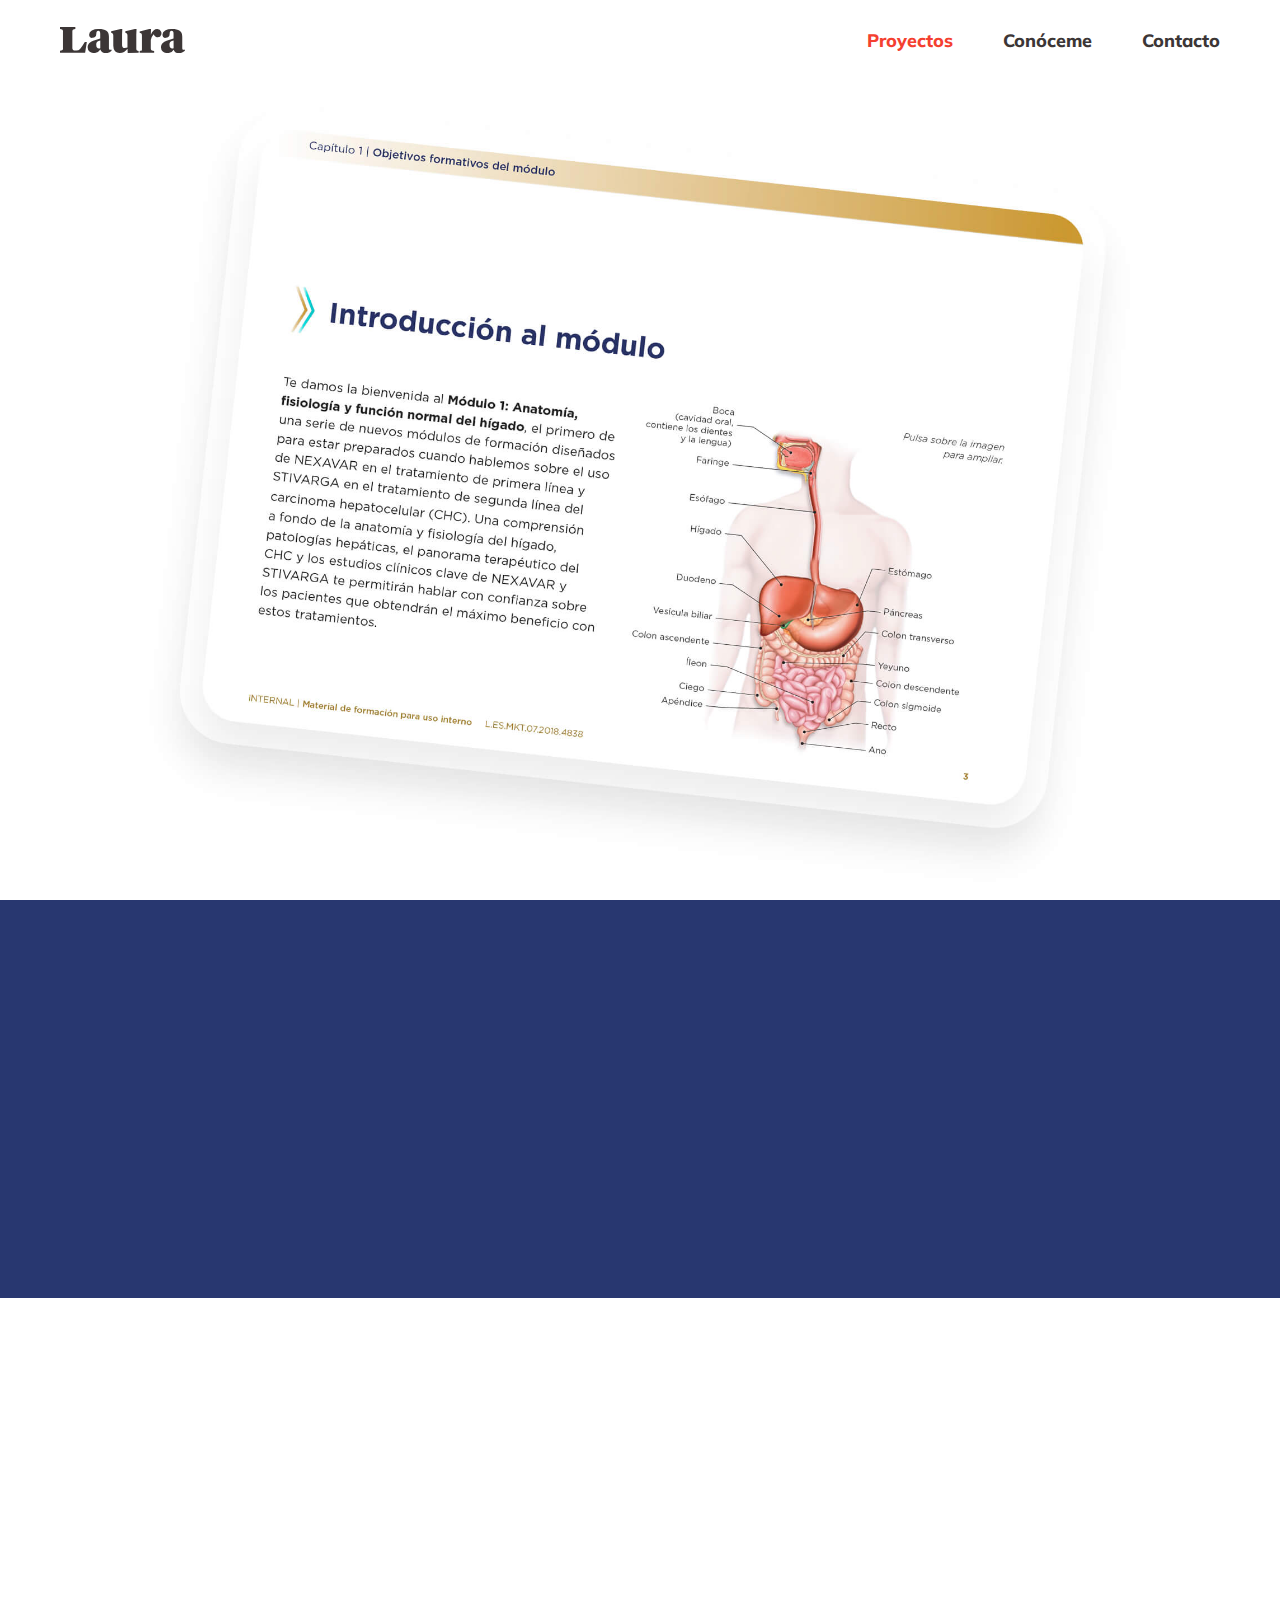
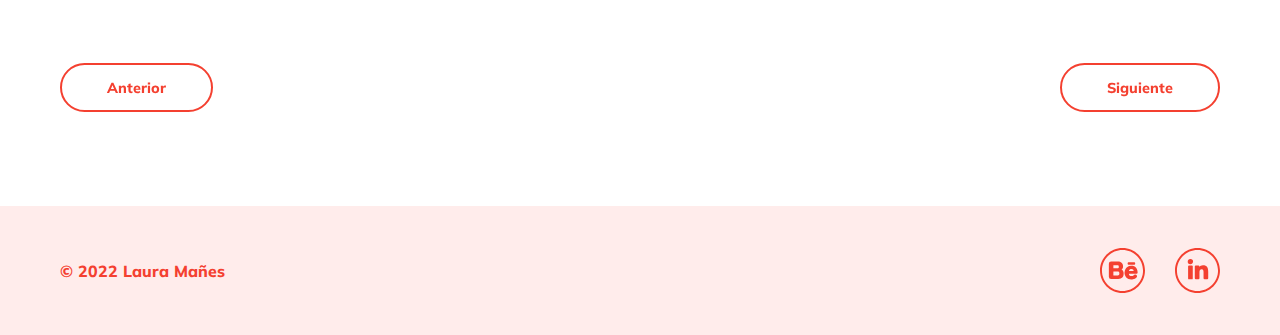
<file: proyectos/chc.html>
<!doctype html>
<html lang="es">
    <head>
        <meta charset="utf-8" />
        <meta name="viewport" content="width=device-width, initial-scale=1.0">
        <title>Laura Mañes ― CHC</title>
        <meta name="title" content="Laura Mañes ― Diseñadora UX/UI">
        <meta name="description" content="Diseño de Experiencias digitales.">
        <link href="https://unpkg.com/aos@2.3.1/dist/aos.css" rel="stylesheet">
        <link href="https://fonts.googleapis.com/css2?family=Mulish:wght@400;800&family=Source+Serif+Pro:wght@400;900&display=swap" rel="stylesheet">
        <link rel="icon" href="../assets/img/laura-icon.png">
        <link rel="stylesheet" href="../assets/styles.css">

        <script>
            (function(h,o,t,j,a,r){
                h.hj=h.hj||function(){(h.hj.q=h.hj.q||[]).push(arguments)};
                h._hjSettings={hjid:1994449,hjsv:6};
                a=o.getElementsByTagName('head')[0];
                r=o.createElement('script');r.async=1;
                r.src=t+h._hjSettings.hjid+j+h._hjSettings.hjsv;
                a.appendChild(r);
                })(window,document,'https://static.hotjar.com/c/hotjar-','.js?sv=');
        </script>

    </head>

    <body data-aos-easing="ease" data-aos-duration="1000" data-aos-delay="0">
        <header class="header">
            <div class="wrapper__header">
                <a class="logo" href="../index.html">
                    <svg id="Capa_1" data-name="Capa 1" xmlns="http://www.w3.org/2000/svg" viewBox="0 0 141.59 29.67">
                    <path class="cls-0" d="M14 5.45v18a3.27 3.27 0 00.8 2.58 4.3 4.3 0 002.75.68h1a5.77 5.77 0 004.17-1.87 45.74 45.74 0 005.38-7.72h2.29l-1.9 12H0V27a5.23 5.23 0 002.82-.81 3.78 3.78 0 00.54-2.46V5.45A3.81 3.81 0 002.82 3 5.16 5.16 0 000 2.19V0h17.39v2.19a5.24 5.24 0 00-2.83.8A3.83 3.83 0 0014 5.45zM138.52 10.92v12.91c0 1.33.41 2 1.22 2a4 4 0 001.51-.25l.34 1.46a9.66 9.66 0 01-6.77 2.63c-3.08 0-5.08-1.34-6-4a8 8 0 01-7.2 3.85 7.58 7.58 0 01-5.19-1.73 6.13 6.13 0 01-2-4.89 6.07 6.07 0 011.68-4.56 12.29 12.29 0 014.65-2.65l7.89-2.73v-5.4c0-2.17-.7-3.26-2.1-3.26-1.56 0-2.33 1.25-2.33 3.75a4.46 4.46 0 01-4.48 4.25 3.44 3.44 0 01-2.83-1 3.34 3.34 0 01-.78-2.44 5.35 5.35 0 013-5 16.21 16.21 0 017.87-1.6c3.77 0 6.62.65 8.57 2s2.95 3.52 2.95 6.66zm-11.25 13.49a5.31 5.31 0 001.42-.24v-9l-2 .73a4.05 4.05 0 00-2 1.37 5 5 0 00-.63 2.87c.05 2.86 1.1 4.27 3.21 4.27zM55.44 10.92v12.91c0 1.33.4 2 1.22 2a4.08 4.08 0 001.51-.25l.34 1.42a9.67 9.67 0 01-6.77 2.63c-3.09 0-5.08-1.34-6-4a8.06 8.06 0 01-7.21 3.85 7.62 7.62 0 01-5.19-1.73 6.16 6.16 0 01-2-4.89 6.07 6.07 0 011.68-4.56 12.29 12.29 0 014.65-2.65l7.89-2.73V7.56c0-2.17-.7-3.26-2.09-3.26q-2.34 0-2.34 3.75a4.45 4.45 0 01-4.48 4.25 3.42 3.42 0 01-2.82-1 3.34 3.34 0 01-.78-2.44 5.34 5.34 0 013-5A16.28 16.28 0 0144 2.26c3.76 0 6.62.65 8.57 2s2.87 3.52 2.87 6.66zM44.23 24.41a5.19 5.19 0 001.41-.24v-9l-1.94.73a4.05 4.05 0 00-2 1.37 5 5 0 00-.63 2.87c0 2.86 1.05 4.27 3.16 4.27zM86.45 8.64v15.53a4.53 4.53 0 00.29 1.91c.2.37.5 1.1 2.37 1.1v2l-12.38.28-.24-4.75q-3.48 4.74-8.7 4.74a7.23 7.23 0 01-5.42-2.08q-2-2.08-2-6.19V9.75c0-1.58-.56-2.54-1.69-2.9l-.72-.24V4.68l10.8-2.42h1.83l-.29 6.38v11.7q0 3.48 3 3.48a10 10 0 003.14-.53V9.75c0-1.58-.56-2.54-1.69-2.9l-.73-.24V4.68L84.9 2.26h1.84zM114.58 5.26A4.6 4.6 0 00110 2.2c-2.58 0-5.6 2.17-7.06 6.7l.17-6.62h-2L90.25 5.2v1.41l.67.24c1.47.51 1.91 1 1.91 2.9v15.66a1.72 1.72 0 01-.29 1.1 1.3 1.3 0 01-.78.46c-.32.06-.82.13-1.51.19v2.05h16.42v-2.05a10.32 10.32 0 01-3.07-.75c-.49-.28-.73-.92-.73-1.93v-9.85a14.27 14.27 0 013.18-6.39l.28.4c1.4 2.06 2.76 3 4.54 3a4 4 0 003.8-2.9 5.2 5.2 0 00-.09-3.48z"/></svg>
                </a>
                    <button class="burger js-open">
                        <svg xmlns="http://www.w3.org/2000/svg" viewBox="0 0 32 32"><path d="M4 10h24c1.104 0 2-.896 2-2s-.896-2-2-2H4c-1.104 0-2 .896-2 2s.896 2 2 2zm24 4H4c-1.104 0-2 .896-2 2s.896 2 2 2h24c1.104 0 2-.896 2-2s-.896-2-2-2zm0 8H4c-1.104 0-2 .896-2 2s.896 2 2 2h24c1.104 0 2-.896 2-2s-.896-2-2-2z"/></svg>
                    </button>
                <nav class="navigation">
                    <button class="navigation__close js-close">
                        <svg xmlns="http://www.w3.org/2000/svg" viewBox="0 0 32 32"><path d="M25.9 23.1L18.8 16l7.1-7.1c.8-.8.8-2 0-2.8-.8-.8-2-.8-2.8 0L16 13.2 8.9 6.1c-.8-.8-2-.8-2.8 0s-.8 2 0 2.8l7.1 7.1-7.1 7.1c-.8.8-.8 2 0 2.8.8.8 2 .8 2.8 0l7.1-7.1 7.1 7.1c.8.8 2 .8 2.8 0 .8-.8.8-2 0-2.8z"/></svg>
                    </button>
                    <ul class="navigation__list">
                        <li><a class="nav-link active" href="../index.html">Proyectos</a></li>
                        <li><a class="nav-link" href="../conoceme.html">Conóceme</a></li>
                        <li><a class="nav-link" href="../contacto.html">Contacto</a></li>
                    </ul>
                </nav>
            </div>
        </header>

    <main>

        <section id="home" class="chc__bg"></section>

        <section id="proyectos" class="section__project__chc">
            <div class="container wrapper__project__intro">
                <div class="billboard__content__intro">
                    <h1 data-aos="fade-right" class="title-project-white">Carcinoma Hepatocelular</h1>
                    <p data-aos="fade-right"
                    data-aos-offset="200"
                    data-aos-easing="ease-in-sine" class="description__project">Ebook interactivo de formación interna para farmacéuticos</p>
                </div>
            </div>
            <div class="container wrapper__project__intro">
                <div data-aos="fade-right" class="container__column__project__intro">
                    <p class="white-title">Servicios</p>
                    <p class="white">Branding<br>
                                    Diseño Editorial<br>
                                    Diseño UI</p>
                </div>
                <div data-aos="fade-right" class="container__column__project__intro">
                    <p class="white-title">Software</p>
                    <p class="white">iBooks Author<br>
                                    Adobe Illustrator</p>
                </div>
                <div data-aos="fade-right" class="container__column__project__intro">
                    <p class="white-title">Créditos</p>
                    <p class="white">Ilustraciones y texto: <a class="white-link" href="https://www.ec-europe.com/es/" target="_blank" rel="noopener noreferrer">ec-europe</a></p>
                </div>
            </div>
        </section>

        <section id="proyectos" class="section__project">
            <div class="container wrapper__project">
                <div data-aos="fade-up"
                data-aos-duration="2000" class="container__column__project">
                    <h2 class="project">Reto</h2>
                    <p>Una farmacéutica necesitaba una herramienta para formar a sus empleados acerca del cáncer de hígado. Para ello se vio necesario el diseño de un <strong>ebook interactivo</strong> que les ayudara tanto a conocer las diversas fases del cáncer, como del fármaco experimental que estaban empleando en algunos pacientes y sus beneficios.</p>
                </div>                
            </div>

            <div class="container wrapper__project">
                <div data-aos="fade-up"
                data-aos-duration="2000" class="container__column__project">
                    <h2 class="project">Solución</h2>
                    <p>En cuanto al diseño del ebook, se decidió hacerlo interactivo, pues su contenido era de más de 300 páginas y, hacerlo de este modo, permitía al usuario adquirir conocimientos sobre el tema al mismo tiempo que interaccionaba con los diversos apartados del temario; proporcionando así un <strong>aprendizaje más ameno</strong> y distendido, lo que mejoraba enormemente la experiencia de usuario.</p> 
                </div>
            </div>

            <div data-aos="fade-up"
            data-aos-duration="2000" class="wrapper__project">
                <img src="../assets/img/chc-ipads.jpg" alt="chc-ipad" style="margin-bottom: 20px;">
            </div>

            <div class="container wrapper__project">
                <div data-aos="fade-up"
                data-aos-duration="2000" class="container__column__project">
                    <p class="subtitle__project">Información relevante</p>
                    <p>Se crearon recursos gráficos que servían para destacar las partes más importantes del contenido, y en las que el usuario debía prestar mayor atención.</p>
                </div>
                <div data-aos="fade-up"
                data-aos-duration="2000" class="wrapper__project">
                    <img src="../assets/img/chc-infor.jpg" alt="chc-infor">
                </div>
            </div>


            <div class="container wrapper__project reverse">
                <div data-aos="fade-up"
                data-aos-duration="2000" class="container__column__project">
                    <p class="subtitle__project">Botones</p>
                    <p>Para llevar a cabo algunas de las interacciones, se crearon diversos estilos de botones que variaban en función de la información o contenido adicional que aportaban al usuario.</p>
                </div>
                <div data-aos="fade-up"
                data-aos-duration="2000" class="wrapper__project">
                    <img src="../assets/img/chc-button.jpg" alt="chc-button">
                </div>
            </div>
            
            
            <div class="container wrapper__project">
                <div data-aos="fade-up"
                data-aos-duration="2000" class="container__column__project">
                    <p class="subtitle__project">Otras interacciones</p>
                    <p>También se crearon otros recursos como, por ejemplo, poder hacer zoom en las imágenes, así como destacar en dorado -y poder consultar- las palabras que pertenecían al glosario que se encontraba al final del ebook.</p>
                </div>
                <div data-aos="fade-up"
                data-aos-duration="2000" class="wrapper__project">
                    <img src="../assets/img/chc-img.jpg" alt="chc-img">
                </div>
            </div>

            <div class="container wrapper__project reverse">
                <div data-aos="fade-up"
                data-aos-duration="2000" class="container__column__project">
                    <p class="subtitle__project">Tests</p>
                    <p>Con todo, al final de cada capítulo había un test, a modo de síntesis de todo lo estudiado en él, para que el usuario pudiera poner en práctica los conocimientos adquiridos. Una vez finalizado, el usuario podía comprobar las respuestas.</p>
                </div>
                <div data-aos="fade-up"
                data-aos-duration="2000" class="wrapper__project">
                    <img src="../assets/img/chc-test.jpg" alt="chc-test">
                </div>
            </div>

            <div class="container wrapper__project">
                <div class="container__column__project">
                    <p data-aos="fade-up"
                    data-aos-duration="2000">Por lo que respecta a la gama cromática, se tomó la propia de la farmacéutica, una combinación de tonos azules y turquesas con toques de dorado claro y oscuro que otorgaban contraste a las diversas piezas gráficas.</p>
                    <img data-aos="fade-up"
                    data-aos-duration="2000" src="../assets/img/colors_chc.png" alt="colors_chc" style="margin-top: 30px;">
                </div>
                <div class="container__column__project">
                    <p data-aos="fade-up"
                    data-aos-duration="2000">En cuanto a la tipografía, se optó por una sans serif, de tipo geométrica, ello permitía una correcta legibilidad, teniendo en cuenta la finalidad a la que va destinada; además de aportar un toque informal</p>
                    <img data-aos="fade-up"
                    data-aos-duration="2000" src="../assets/img/typo_chc.png" alt="typo_chc" style="margin-top: 30px;">
                </div>                
            </div>

            <div class="footer__button wrapper">
                <a data-ix="text-slide" href="../proyectos/tengo_la_regla.html" class="text-project-before">
                    <span>Anterior</span>
                </a>
                <a data-ix="text-slide" href="../proyectos/mediamarkt.html" class="text-project-after">
                    <span>Siguiente</span>
                </a>
            </div>
        </section>

    </main>

        <footer class="footer">
            <div class="footer__container wrapper">
                <div class="footer__copyright">© 2022 Laura Mañes</div>
                <ul class="social">
                    <li>
                        <a class="social__item" href="https://www.behance.net/lauramanyes" target="_blank" rel="noopener noreferrer">
                            <svg id="Capa_1" data-name="Capa 1" xmlns="http://www.w3.org/2000/svg" viewBox="0 0 490.7 490.7"><defs><style>.cls-3{fill:#f44030;}</style></defs><title>behance</title>
                            <path class="cls-3" d="M245.4,490.7C109.8,490.7.1,380.8.1,245.3S109.8,0,245.4,0,490.7,109.8,490.7,245.3,380.9,490.5,245.4,490.7Zm0-469.4c-123.7,0-224,100.3-224,224s100.3,224,224,224,224-100.3,224-224S369,21.5,245.4,21.3Z"/>
                            <path class="cls-3" d="M255.71,262.16c-2.24-8.6-5.67-15.37-10.19-20.11h0a32.37,32.37,0,0,0-9.17-6.71,1.75,1.75,0,0,1-.62-.57,1.15,1.15,0,0,1-.2-.93,1.37,1.37,0,0,1,.55-.87c10-6.68,15.33-17.94,15.33-32.56,0-16.59-5.65-30.25-16.33-39.48-9.84-8.52-23.42-13-39.27-13h-75a24.33,24.33,0,0,0-24.3,24.3V314.6a24.33,24.33,0,0,0,24.3,24.3h75.6c4.16,0,18.82-.56,32.88-7.75,16.19-8.32,25.56-22,27.85-40.63l.05-.43c1.5-15.21-.39-23.32-1.3-27.21ZM145.9,258.3a1.27,1.27,0,0,1,1.3-1.3h48.54c1.62,0,15.86.81,15.86,21.7,0,13.41-6,20.05-18.45,20.3h-46a1.37,1.37,0,0,1-1.3-1.4Zm55.25-39.22c-2.56,2.44-5.55,2.53-8.44,2.61H147.3a1.38,1.38,0,0,1-1.4-1.4V189.2a1.38,1.38,0,0,1,1.4-1.4H196c.94,0,9.24.75,9.24,15.5C205.2,211.26,203.86,216.44,201.15,219.08Z"/>
                            <path class="cls-3" d="M393,214.7c-11.7-13.34-28.81-20.1-50.86-20.1-38.38,0-56.57,20.26-65.1,37.32a91.91,91.91,0,0,0-8.67,29.83c0,.15-1.64,15.95,1.61,28.34,2.92,12.79,8.41,23.5,16.3,31.81,12.82,13.8,31.58,20.8,55.86,20.8h2.3c6.08,0,21.78-.73,36.17-7.49,8.62-4.15,15-9.24,19.57-15.57A19.73,19.73,0,0,0,401.72,299a20.15,20.15,0,0,0-18-11.09,19.46,19.46,0,0,0-16.46,8.82,17.62,17.62,0,0,1-2.31,2.88c-4.24,4.32-12,6.7-21.83,6.7h-1.2a32.19,32.19,0,0,1-16-4.11c-6.35-3.74-10.27-10.27-11.34-18.89v-.4a1.37,1.37,0,0,1,1.4-1.3h82a12.33,12.33,0,0,0,12.2-12C410.41,256.66,408.45,232.35,393,214.7Zm-76.39,35.2-.14-.05a1.46,1.46,0,0,1-.94-1.82c4.59-12.47,14.25-19.33,27.21-19.33,7.36,0,13.35,2.14,17.33,6.2s5.8,9.55,6.58,13.43a1.36,1.36,0,0,1-.31,1.15,1.27,1.27,0,0,1-1,.42H316.8C316.63,249.9,316.52,249.88,316.57,249.9Z"/>
                            <path class="cls-3" d="M313.6,182.7h57.7c7.12,0,12.7-6.06,12.7-13.8s-5.7-13.8-12.7-13.8H313.6c-7,0-12.7,6.19-12.7,13.8S306.6,182.7,313.6,182.7Z"/></svg>
                        </a>
                    </li>
                    <li>
                        <a class="social__item" href="https://www.linkedin.com/in/lauramanyes/" target="_blank" rel="noopener noreferrer">
                            <svg id="Capa_1" data-name="Capa 1" xmlns="http://www.w3.org/2000/svg" viewBox="0 0 490.7 490.7"><defs><style>.cls-3{fill:#f44030;}</style></defs><title>linkedin</title>
                            <path class="cls-3" d="M245.3,490.7C109.8,490.7,0,380.8,0,245.3S109.8,0,245.3,0,490.6,109.8,490.6,245.3,380.8,490.5,245.3,490.7Zm0-469.4c-123.7,0-224,100.3-224,224s100.3,224,224,224,224-100.3,224-224S369,21.5,245.3,21.3Z"/>
                            <path class="cls-3" d="M351.76,208.6c-9-14.3-24.22-21.25-46.53-21.25-18.71,0-32.3,8.42-40.17,17.64v-3a11,11,0,0,0-11-11h-27.2a11,11,0,0,0-11,11h0V330.84a11,11,0,0,0,11,11h29a11,11,0,0,0,11-11V267.09c0-24.24,6.95-34.13,24-34.13,18.84,0,20.38,16,20.38,35.35v62.53a11,11,0,0,0,11,11h29.24a10.69,10.69,0,0,0,10.67-10.67V259.24C362.1,235.57,358.91,220,351.76,208.6Z"/><rect class="cls-3" x="142.78" y="191" width="51" height="150.8" rx="10.11"/>
                            <path class="cls-3" d="M168.25,118.9A29.17,29.17,0,0,0,166,177.17c.7.05,1.39.07,2.08.07a28.87,28.87,0,0,0,19.8-7.78,29.31,29.31,0,0,0,9.34-21.2v-.37A29.11,29.11,0,0,0,168.25,118.9Z"/></svg>
                        </a>
                    </li>
                </ul>
            </div>
        </footer>

        <script
        src="https://code.jquery.com/jquery-3.4.1.min.js"
        integrity="sha256-CSXorXvZcTkaix6Yvo6HppcZGetbYMGWSFlBw8HfCJo="
        crossorigin="anonymous"></script>

        <script src="../assets/app.js"></script>
        <script src="https://unpkg.com/aos@2.3.1/dist/aos.js"></script>
        <script>
            AOS.init ({
                duration: 1000,
                once: true,
            });

        </script>

    </body>
</html>
</file>
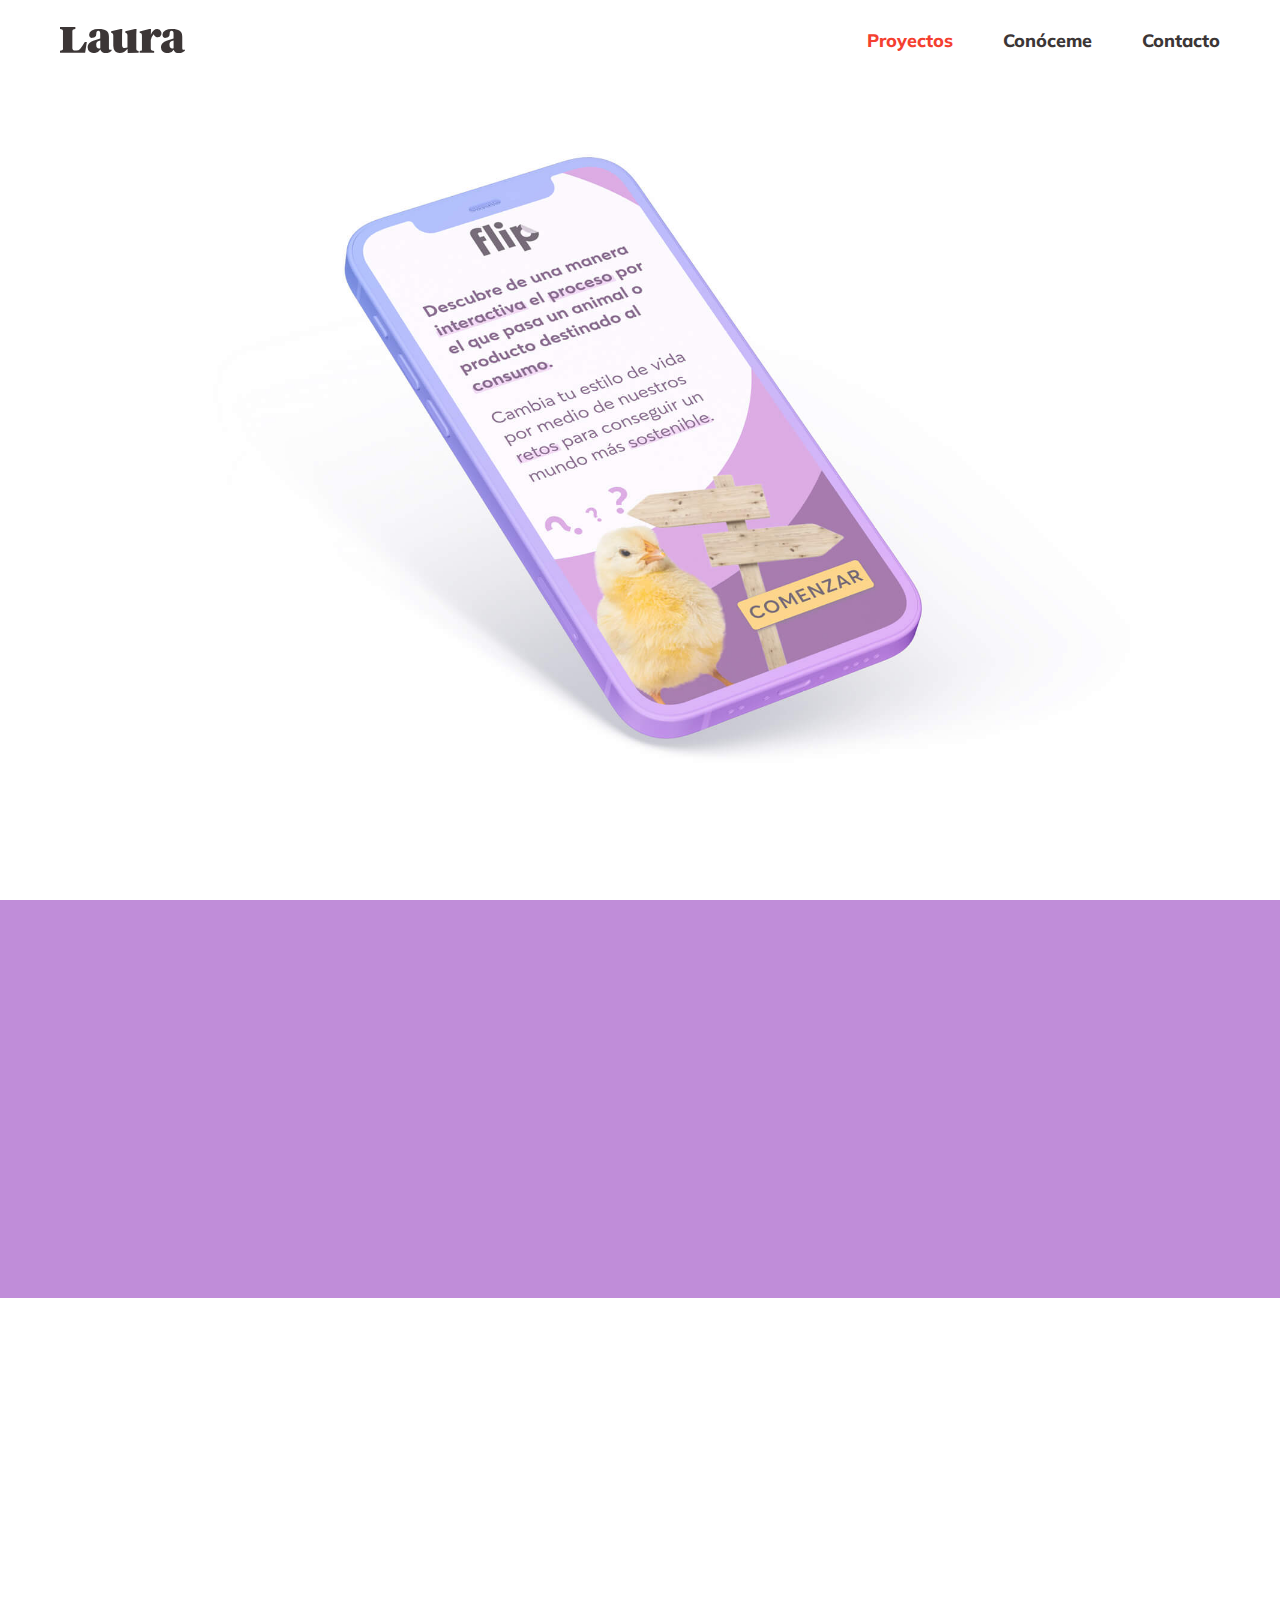
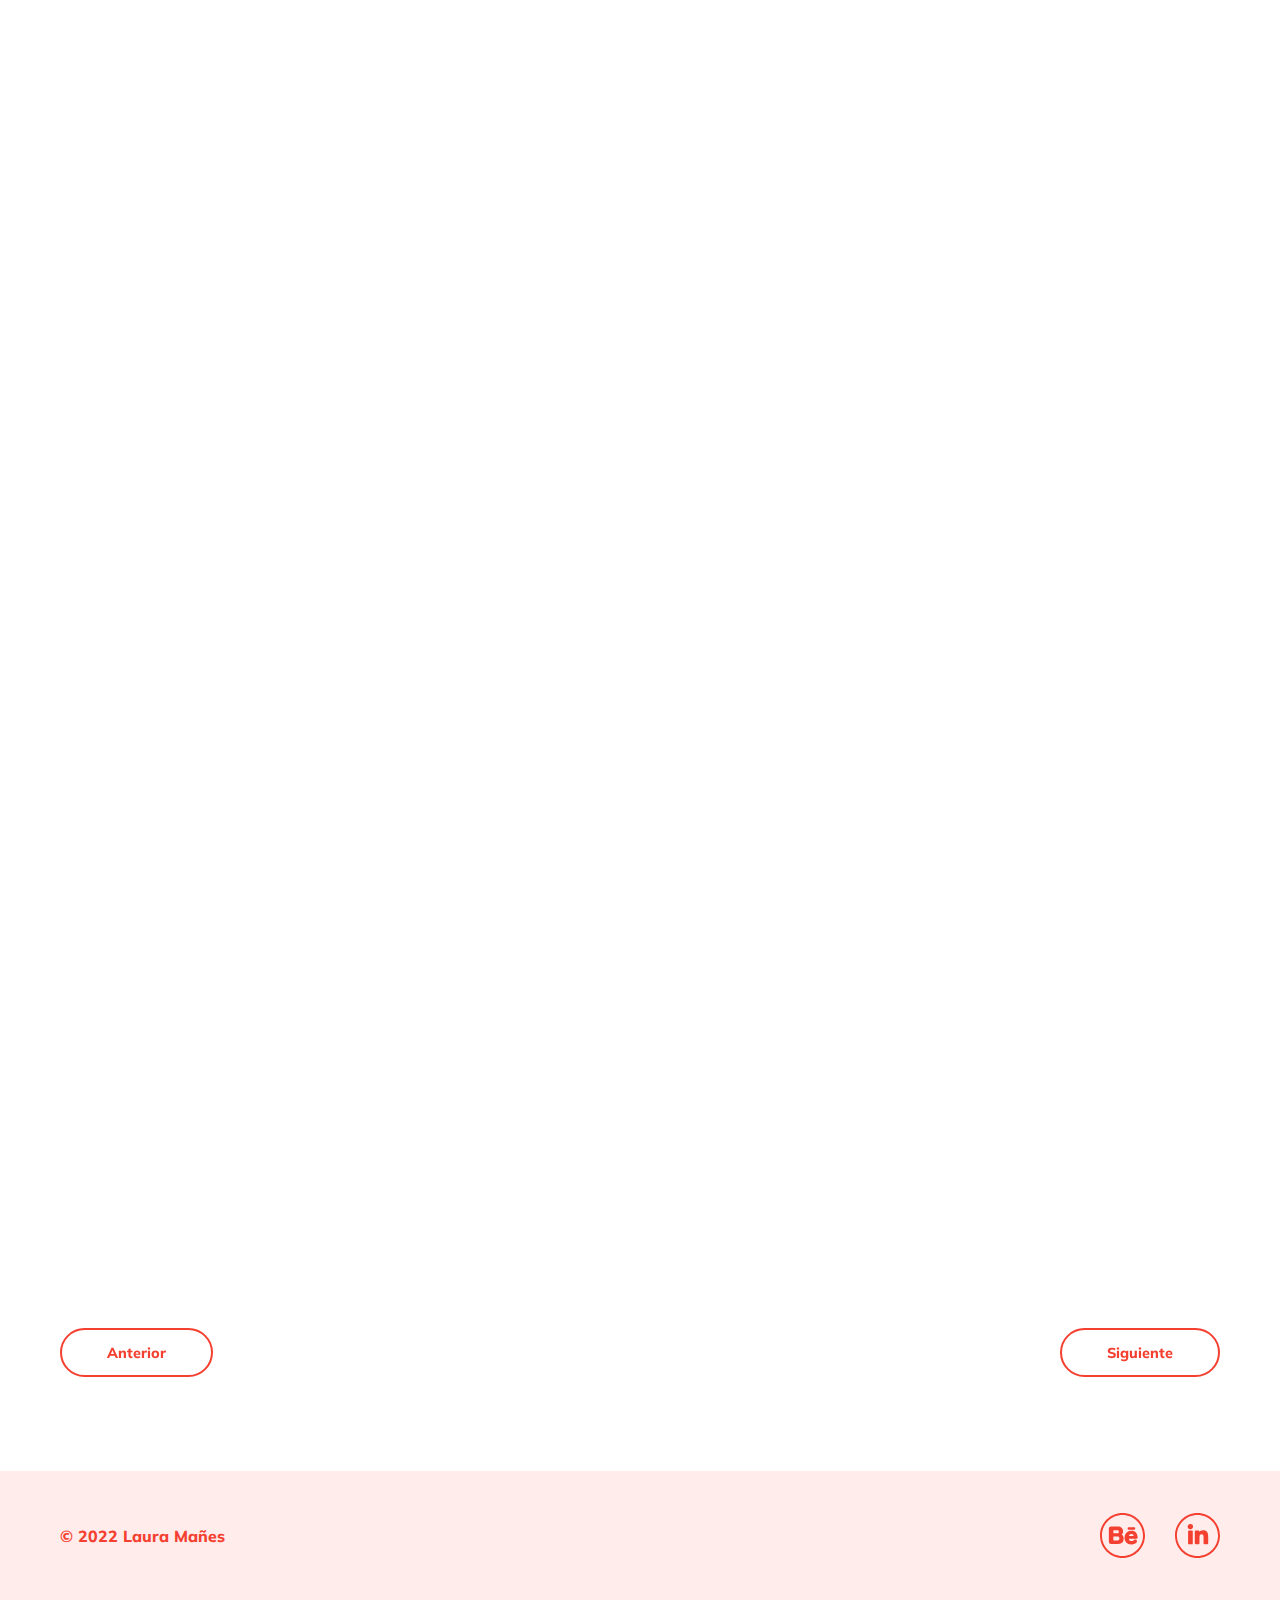
<file: proyectos/flip.html>
<!doctype html>
<html lang="es">
    <head>
        <meta charset="utf-8" />
        <meta name="viewport" content="width=device-width, initial-scale=1.0">
        <title>Laura Mañes ― Flip</title>
        <meta name="title" content="Laura Mañes ― Diseñadora UX/UI">
        <meta name="description" content="Diseño de Experiencias digitales.">
        <link href="https://unpkg.com/aos@2.3.1/dist/aos.css" rel="stylesheet">
        <link href="https://fonts.googleapis.com/css2?family=Mulish:wght@400;800&family=Source+Serif+Pro:wght@400;900&display=swap" rel="stylesheet">
        <link rel="icon" href="../assets/img/laura-icon.png">
        <link rel="stylesheet" href="../assets/styles.css">

        <script>
            (function(h,o,t,j,a,r){
                h.hj=h.hj||function(){(h.hj.q=h.hj.q||[]).push(arguments)};
                h._hjSettings={hjid:1994449,hjsv:6};
                a=o.getElementsByTagName('head')[0];
                r=o.createElement('script');r.async=1;
                r.src=t+h._hjSettings.hjid+j+h._hjSettings.hjsv;
                a.appendChild(r);
                })(window,document,'https://static.hotjar.com/c/hotjar-','.js?sv=');
        </script>

    </head>

    <body data-aos-easing="ease" data-aos-duration="1000" data-aos-delay="0">
        <header class="header">
            <div class="wrapper__header">
                <a class="logo" href="../index.html">
                    <svg id="Capa_1" data-name="Capa 1" xmlns="http://www.w3.org/2000/svg" viewBox="0 0 141.59 29.67">
                    <path class="cls-0" d="M14 5.45v18a3.27 3.27 0 00.8 2.58 4.3 4.3 0 002.75.68h1a5.77 5.77 0 004.17-1.87 45.74 45.74 0 005.38-7.72h2.29l-1.9 12H0V27a5.23 5.23 0 002.82-.81 3.78 3.78 0 00.54-2.46V5.45A3.81 3.81 0 002.82 3 5.16 5.16 0 000 2.19V0h17.39v2.19a5.24 5.24 0 00-2.83.8A3.83 3.83 0 0014 5.45zM138.52 10.92v12.91c0 1.33.41 2 1.22 2a4 4 0 001.51-.25l.34 1.46a9.66 9.66 0 01-6.77 2.63c-3.08 0-5.08-1.34-6-4a8 8 0 01-7.2 3.85 7.58 7.58 0 01-5.19-1.73 6.13 6.13 0 01-2-4.89 6.07 6.07 0 011.68-4.56 12.29 12.29 0 014.65-2.65l7.89-2.73v-5.4c0-2.17-.7-3.26-2.1-3.26-1.56 0-2.33 1.25-2.33 3.75a4.46 4.46 0 01-4.48 4.25 3.44 3.44 0 01-2.83-1 3.34 3.34 0 01-.78-2.44 5.35 5.35 0 013-5 16.21 16.21 0 017.87-1.6c3.77 0 6.62.65 8.57 2s2.95 3.52 2.95 6.66zm-11.25 13.49a5.31 5.31 0 001.42-.24v-9l-2 .73a4.05 4.05 0 00-2 1.37 5 5 0 00-.63 2.87c.05 2.86 1.1 4.27 3.21 4.27zM55.44 10.92v12.91c0 1.33.4 2 1.22 2a4.08 4.08 0 001.51-.25l.34 1.42a9.67 9.67 0 01-6.77 2.63c-3.09 0-5.08-1.34-6-4a8.06 8.06 0 01-7.21 3.85 7.62 7.62 0 01-5.19-1.73 6.16 6.16 0 01-2-4.89 6.07 6.07 0 011.68-4.56 12.29 12.29 0 014.65-2.65l7.89-2.73V7.56c0-2.17-.7-3.26-2.09-3.26q-2.34 0-2.34 3.75a4.45 4.45 0 01-4.48 4.25 3.42 3.42 0 01-2.82-1 3.34 3.34 0 01-.78-2.44 5.34 5.34 0 013-5A16.28 16.28 0 0144 2.26c3.76 0 6.62.65 8.57 2s2.87 3.52 2.87 6.66zM44.23 24.41a5.19 5.19 0 001.41-.24v-9l-1.94.73a4.05 4.05 0 00-2 1.37 5 5 0 00-.63 2.87c0 2.86 1.05 4.27 3.16 4.27zM86.45 8.64v15.53a4.53 4.53 0 00.29 1.91c.2.37.5 1.1 2.37 1.1v2l-12.38.28-.24-4.75q-3.48 4.74-8.7 4.74a7.23 7.23 0 01-5.42-2.08q-2-2.08-2-6.19V9.75c0-1.58-.56-2.54-1.69-2.9l-.72-.24V4.68l10.8-2.42h1.83l-.29 6.38v11.7q0 3.48 3 3.48a10 10 0 003.14-.53V9.75c0-1.58-.56-2.54-1.69-2.9l-.73-.24V4.68L84.9 2.26h1.84zM114.58 5.26A4.6 4.6 0 00110 2.2c-2.58 0-5.6 2.17-7.06 6.7l.17-6.62h-2L90.25 5.2v1.41l.67.24c1.47.51 1.91 1 1.91 2.9v15.66a1.72 1.72 0 01-.29 1.1 1.3 1.3 0 01-.78.46c-.32.06-.82.13-1.51.19v2.05h16.42v-2.05a10.32 10.32 0 01-3.07-.75c-.49-.28-.73-.92-.73-1.93v-9.85a14.27 14.27 0 013.18-6.39l.28.4c1.4 2.06 2.76 3 4.54 3a4 4 0 003.8-2.9 5.2 5.2 0 00-.09-3.48z"/></svg>
                </a>
                    <button class="burger js-open">
                        <svg xmlns="http://www.w3.org/2000/svg" viewBox="0 0 32 32"><path d="M4 10h24c1.104 0 2-.896 2-2s-.896-2-2-2H4c-1.104 0-2 .896-2 2s.896 2 2 2zm24 4H4c-1.104 0-2 .896-2 2s.896 2 2 2h24c1.104 0 2-.896 2-2s-.896-2-2-2zm0 8H4c-1.104 0-2 .896-2 2s.896 2 2 2h24c1.104 0 2-.896 2-2s-.896-2-2-2z"/></svg>
                    </button>
                <nav class="navigation">
                    <button class="navigation__close js-close">
                        <svg xmlns="http://www.w3.org/2000/svg" viewBox="0 0 32 32"><path d="M25.9 23.1L18.8 16l7.1-7.1c.8-.8.8-2 0-2.8-.8-.8-2-.8-2.8 0L16 13.2 8.9 6.1c-.8-.8-2-.8-2.8 0s-.8 2 0 2.8l7.1 7.1-7.1 7.1c-.8.8-.8 2 0 2.8.8.8 2 .8 2.8 0l7.1-7.1 7.1 7.1c.8.8 2 .8 2.8 0 .8-.8.8-2 0-2.8z"/></svg>
                    </button>
                    <ul class="navigation__list">
                        <li><a class="nav-link active" href="../index.html">Proyectos</a></li>
                        <li><a class="nav-link" href="../conoceme.html">Conóceme</a></li>
                        <li><a class="nav-link" href="../contacto.html">Contacto</a></li>
                    </ul>
                </nav>
            </div>
        </header>

    <main>

        <section id="home" class="flip__bg"></section>

        <section id="proyectos" class="section__project__flip">
            <div class="container wrapper__project__intro">
                <div class="billboard__content__intro">
                    <h1 data-aos="fade-right" class="title-project-white">Flip</h1>
                    <p data-aos="fade-right"
                    data-aos-offset="200"
                    data-aos-easing="ease-in-sine" class="description__project">Tu herramienta de consulta sobre sostenibilidad</p>
                </div>
            </div>
            <div class="container wrapper__project__intro">
                <div data-aos="fade-right" class="container__column__project__intro">
                    <p class="white-title">Servicios</p>
                    <p class="white">User Research<br>
                                    Diseño UX/UI<br>
                                    Branding</p>
                </div>
                <div data-aos="fade-right" class="container__column__project__intro">
                    <p class="white-title">Software</p>
                    <p class="white">Figma<br>
                                    Adobe Illustrator<br>
                                    Adobe Photoshop</p>
                </div>
                <div data-aos="fade-right" class="container__column__project__intro">
                    <p class="white-title">Créditos</p>
                    <p class="white">Mª Eugenia Pienovi<br>
                                    Javier Martínez<br>
                                    Marc Martín</p>
                </div>
            </div>
        </section>

        <section id="proyectos" class="section__project">
            <div class="container wrapper__project">
                <div data-aos="fade-up"
                data-aos-duration="2000" class="container__column__project">
                    <h2 class="project">Reto</h2>
                    <p>Cambiar de estilo de vida es una tarea difícil, sobre todo, cuando tiene que ver con la alimentación y la sostenibilidad. Por este motivo, nos planteamos ¿Cómo podemos aportar valor a ese cambio o transición hacia una vida sostenible?</p>
                </div>             
            </div>

            <div class="container wrapper__project">
                <div data-aos="fade-up"
                data-aos-duration="2000" class="container__column__project">
                    <h2 class="project">Research</h2>
                    <p>Empezamos a investigar sobre las necesidades de las personas vegetarianas y veganas, pues ellas habían iniciado ese estilo de vida hacia la sostenibilidad, y quisimos saber qué podíamos aportar para mejorar su experiencia.
                        Para ello, enviamos cuestionarios online y entrevistamos a 11 personas.
                    </p>
                </div>
            </div>

            <div data-aos="fade-up"
            data-aos-duration="2000" class="container wrapper__project">
                <img src="../assets/img/arquetipo.jpg" alt="arquetipo" style="border-radius: 10px; margin-bottom: 40px;">
            </div>
            
            <div class="container wrapper__project reverse">
                <div data-aos="fade-up"
                data-aos-duration="2000" class="container__column__project">
                    <p>A raíz de esta investigación detectamos nuestro arquetipo, Paula. Las personas como ella desean concienciar al resto de la sociedad acerca de los beneficios de un cambio de dieta y como esta influye también en una vida más sostenible,
                        pues ambos temas están intrínsecamente relacionados.</p><br>
                    <p>Durante las entrevistas, pudimos observar que la problemática se encontraba en la decisión de volverse vegetariano, o cambiar de dieta, y en la divulgación y la concienciación de este nuevo estilo de vida.
                    </p>
                </div>
            </div>

            
            <div data-aos="fade-up"
            data-aos-duration="2000" class="container wrapper__project">
                <img src="../assets/img/customer-journey-map.jpg" alt="customer-journey-map" style="border-radius: 10px; margin-bottom: 40px;">
            </div>

            <div class="container wrapper__project">
                <div data-aos="fade-up"
                data-aos-duration="2000" class="container__column__project">
                    <h2 class="project">Solución</h2>
                    <p>Creamos Flip, una herramienta que nace de la necesidad de incentivar a todo aquel que se sienta dispuesto a dar un giro a su modelo de vida actual o quiera dar a conocer los beneficios de un estilo de vida sostenible.</p><br>
                    <p>Consiste en una webapp que cuenta las historias de animales o productos destinados al consumo y hacen partícipe al usuario mediante la toma de decisiones e interacciones; además, te invita a actuar por medio de retos.</p>
                </div>
            </div>

            <div data-aos="fade-up"
            data-aos-duration="2000" class="container wrapper__project">
                <video src="../assets/img/flip.mp4" autoplay muted="muted" alt="flip-video" style="border-radius: 10px; margin-bottom: 40px;">
            </div>

            <div class="container wrapper__project reverse">
                <div data-aos="fade-up"
                data-aos-duration="2000" class="container__column__project">
                    <p>Alguna de las dificultades que tuvimos fue cómo generar el interés en el usuario para realizar los retos. Para ello, recurrimos a técnicas de inboud marketing y así generar la gamificación; de manera que si el usuario se unía a la newsletter, se le ofrecerían descuentos en los productos de nuestros partners, además de avisarles de las nuevas historias, retos o buenas prácticas añadidas.</p>
                </div>
            </div>

            <div data-aos="fade-up"
            data-aos-duration="2000" class="container wrapper__project">
                <img src="../assets/img/flip-retos.jpg" alt="flip-retos" style="border-radius: 10px; margin-bottom: 40px;">
            </div>

            <div class="container wrapper__project">
                <div data-aos="fade-up"
                data-aos-duration="2000" class="container__column__project">
                    <p>Como se puede observar, las imágenes empleadas en la webapp estan tratadas a través de la técnica del collage, empleando imagen real acompañada de una superposición de formas o fondos, para darle esa apariencia distintiva que necesitaba nuestra herramienta.</p><br>
                    <p>Asimismo, acompañando a estos collages, se ha empleado una paleta de colores vibrante que nos permite transmitir tanto la vitalidad del propósito como que estimule al usuario. Por último, la tipografía utilizada es la Averta, con ella obtuvimos buena legibilidad y un aspecto actual y amigable.</p>
                </div>
            </div>

            <div data-aos="fade-up"
            data-aos-duration="2000" class="container wrapper__project">
                <img src="../assets/img/color-tipo-flip.png" alt="color-tipo-flip" style="border-radius: 10px; margin-bottom: 40px;">
            </div>

            <div class="container wrapper__project reverse">
                <div data-aos="fade-up"
                data-aos-duration="2000" class="container__column__project">
                    <p>Este proyecto se ha realizado de forma iterativa, testeando e iterando continuamente durante todo el proceso para llegar a la solución óptima. Con todo, se ha seguido un proceso incremental, comenzando por un mínimo de funcionalidades que aportasen valor y continuar añadiendo más en cada entrega.</p><br>
                    <p>Gracias a estas metodologías, trabajamos de una forma ágil y fuimos capaces de avanzar con rapidez en cada etapa del proceso, siempre aportando valor al usuario final.</p><br>
                </div>
            </div>

            
            <div data-aos="fade-up"
            data-aos-duration="2000" class="container wrapper__project">
                <a href="https://www.figma.com/proto/BsqVSrLPwQzliq0TTTup7G/FLIP?node-id=2310%3A16510&viewport=7689%2C1263%2C0.25&scaling=scale-down" target="_blank" rel="noopener noreferrer">     
                    <img src="../assets/img/final-flip.jpg" alt="final-flip" style="border-radius: 10px; margin-bottom: 40px;">
                </a>
            </div>

            <div class="container wrapper__project">
                <div data-aos="fade-up"
                data-aos-duration="2000" class="container__column__project">
                <p class="subtitle__project">¡Adéntrate en Flip!</p>
                <p>A continuación, a través de esta imagen podrás acceder a la historia del pollito y descubrir qué le pasará.</p>
                </div>
            </div>

            <div class="footer__button wrapper">
                <a data-ix="text-slide" href="../proyectos/mediamarkt.html" class="text-project-before">
                    <span>Anterior</span>
                </a>
                <a data-ix="text-slide" href="../proyectos/onapills.html" class="text-project-after">
                    <span>Siguiente</span>
                </a>
            </div>
        </section>

    </main>

        <footer class="footer">
            <div class="footer__container wrapper">
                <div class="footer__copyright">© 2022 Laura Mañes</div>
                <ul class="social">
                    <li>
                        <a class="social__item" href="https://www.behance.net/lauramanyes" target="_blank" rel="noopener noreferrer">
                            <svg id="Capa_1" data-name="Capa 1" xmlns="http://www.w3.org/2000/svg" viewBox="0 0 490.7 490.7"><defs><style>.cls-3{fill:#f44030;}</style></defs><title>behance</title>
                            <path class="cls-3" d="M245.4,490.7C109.8,490.7.1,380.8.1,245.3S109.8,0,245.4,0,490.7,109.8,490.7,245.3,380.9,490.5,245.4,490.7Zm0-469.4c-123.7,0-224,100.3-224,224s100.3,224,224,224,224-100.3,224-224S369,21.5,245.4,21.3Z"/>
                            <path class="cls-3" d="M255.71,262.16c-2.24-8.6-5.67-15.37-10.19-20.11h0a32.37,32.37,0,0,0-9.17-6.71,1.75,1.75,0,0,1-.62-.57,1.15,1.15,0,0,1-.2-.93,1.37,1.37,0,0,1,.55-.87c10-6.68,15.33-17.94,15.33-32.56,0-16.59-5.65-30.25-16.33-39.48-9.84-8.52-23.42-13-39.27-13h-75a24.33,24.33,0,0,0-24.3,24.3V314.6a24.33,24.33,0,0,0,24.3,24.3h75.6c4.16,0,18.82-.56,32.88-7.75,16.19-8.32,25.56-22,27.85-40.63l.05-.43c1.5-15.21-.39-23.32-1.3-27.21ZM145.9,258.3a1.27,1.27,0,0,1,1.3-1.3h48.54c1.62,0,15.86.81,15.86,21.7,0,13.41-6,20.05-18.45,20.3h-46a1.37,1.37,0,0,1-1.3-1.4Zm55.25-39.22c-2.56,2.44-5.55,2.53-8.44,2.61H147.3a1.38,1.38,0,0,1-1.4-1.4V189.2a1.38,1.38,0,0,1,1.4-1.4H196c.94,0,9.24.75,9.24,15.5C205.2,211.26,203.86,216.44,201.15,219.08Z"/>
                            <path class="cls-3" d="M393,214.7c-11.7-13.34-28.81-20.1-50.86-20.1-38.38,0-56.57,20.26-65.1,37.32a91.91,91.91,0,0,0-8.67,29.83c0,.15-1.64,15.95,1.61,28.34,2.92,12.79,8.41,23.5,16.3,31.81,12.82,13.8,31.58,20.8,55.86,20.8h2.3c6.08,0,21.78-.73,36.17-7.49,8.62-4.15,15-9.24,19.57-15.57A19.73,19.73,0,0,0,401.72,299a20.15,20.15,0,0,0-18-11.09,19.46,19.46,0,0,0-16.46,8.82,17.62,17.62,0,0,1-2.31,2.88c-4.24,4.32-12,6.7-21.83,6.7h-1.2a32.19,32.19,0,0,1-16-4.11c-6.35-3.74-10.27-10.27-11.34-18.89v-.4a1.37,1.37,0,0,1,1.4-1.3h82a12.33,12.33,0,0,0,12.2-12C410.41,256.66,408.45,232.35,393,214.7Zm-76.39,35.2-.14-.05a1.46,1.46,0,0,1-.94-1.82c4.59-12.47,14.25-19.33,27.21-19.33,7.36,0,13.35,2.14,17.33,6.2s5.8,9.55,6.58,13.43a1.36,1.36,0,0,1-.31,1.15,1.27,1.27,0,0,1-1,.42H316.8C316.63,249.9,316.52,249.88,316.57,249.9Z"/>
                            <path class="cls-3" d="M313.6,182.7h57.7c7.12,0,12.7-6.06,12.7-13.8s-5.7-13.8-12.7-13.8H313.6c-7,0-12.7,6.19-12.7,13.8S306.6,182.7,313.6,182.7Z"/></svg>
                        </a>
                    </li>
                    <li>
                        <a class="social__item" href="https://www.linkedin.com/in/lauramanyes/" target="_blank" rel="noopener noreferrer">
                            <svg id="Capa_1" data-name="Capa 1" xmlns="http://www.w3.org/2000/svg" viewBox="0 0 490.7 490.7"><defs><style>.cls-3{fill:#f44030;}</style></defs><title>linkedin</title>
                            <path class="cls-3" d="M245.3,490.7C109.8,490.7,0,380.8,0,245.3S109.8,0,245.3,0,490.6,109.8,490.6,245.3,380.8,490.5,245.3,490.7Zm0-469.4c-123.7,0-224,100.3-224,224s100.3,224,224,224,224-100.3,224-224S369,21.5,245.3,21.3Z"/>
                            <path class="cls-3" d="M351.76,208.6c-9-14.3-24.22-21.25-46.53-21.25-18.71,0-32.3,8.42-40.17,17.64v-3a11,11,0,0,0-11-11h-27.2a11,11,0,0,0-11,11h0V330.84a11,11,0,0,0,11,11h29a11,11,0,0,0,11-11V267.09c0-24.24,6.95-34.13,24-34.13,18.84,0,20.38,16,20.38,35.35v62.53a11,11,0,0,0,11,11h29.24a10.69,10.69,0,0,0,10.67-10.67V259.24C362.1,235.57,358.91,220,351.76,208.6Z"/><rect class="cls-3" x="142.78" y="191" width="51" height="150.8" rx="10.11"/>
                            <path class="cls-3" d="M168.25,118.9A29.17,29.17,0,0,0,166,177.17c.7.05,1.39.07,2.08.07a28.87,28.87,0,0,0,19.8-7.78,29.31,29.31,0,0,0,9.34-21.2v-.37A29.11,29.11,0,0,0,168.25,118.9Z"/></svg>
                        </a>
                    </li>
                </ul>
            </div>
        </footer>

        <script
        src="https://code.jquery.com/jquery-3.4.1.min.js"
        integrity="sha256-CSXorXvZcTkaix6Yvo6HppcZGetbYMGWSFlBw8HfCJo="
        crossorigin="anonymous"></script>

        <script src="../assets/app.js"></script>
        <script src="https://unpkg.com/aos@2.3.1/dist/aos.js"></script>
        <script>
            AOS.init ({
                duration: 1000,
                once: true,
            });
        </script>

    </body>
</html>
</file>
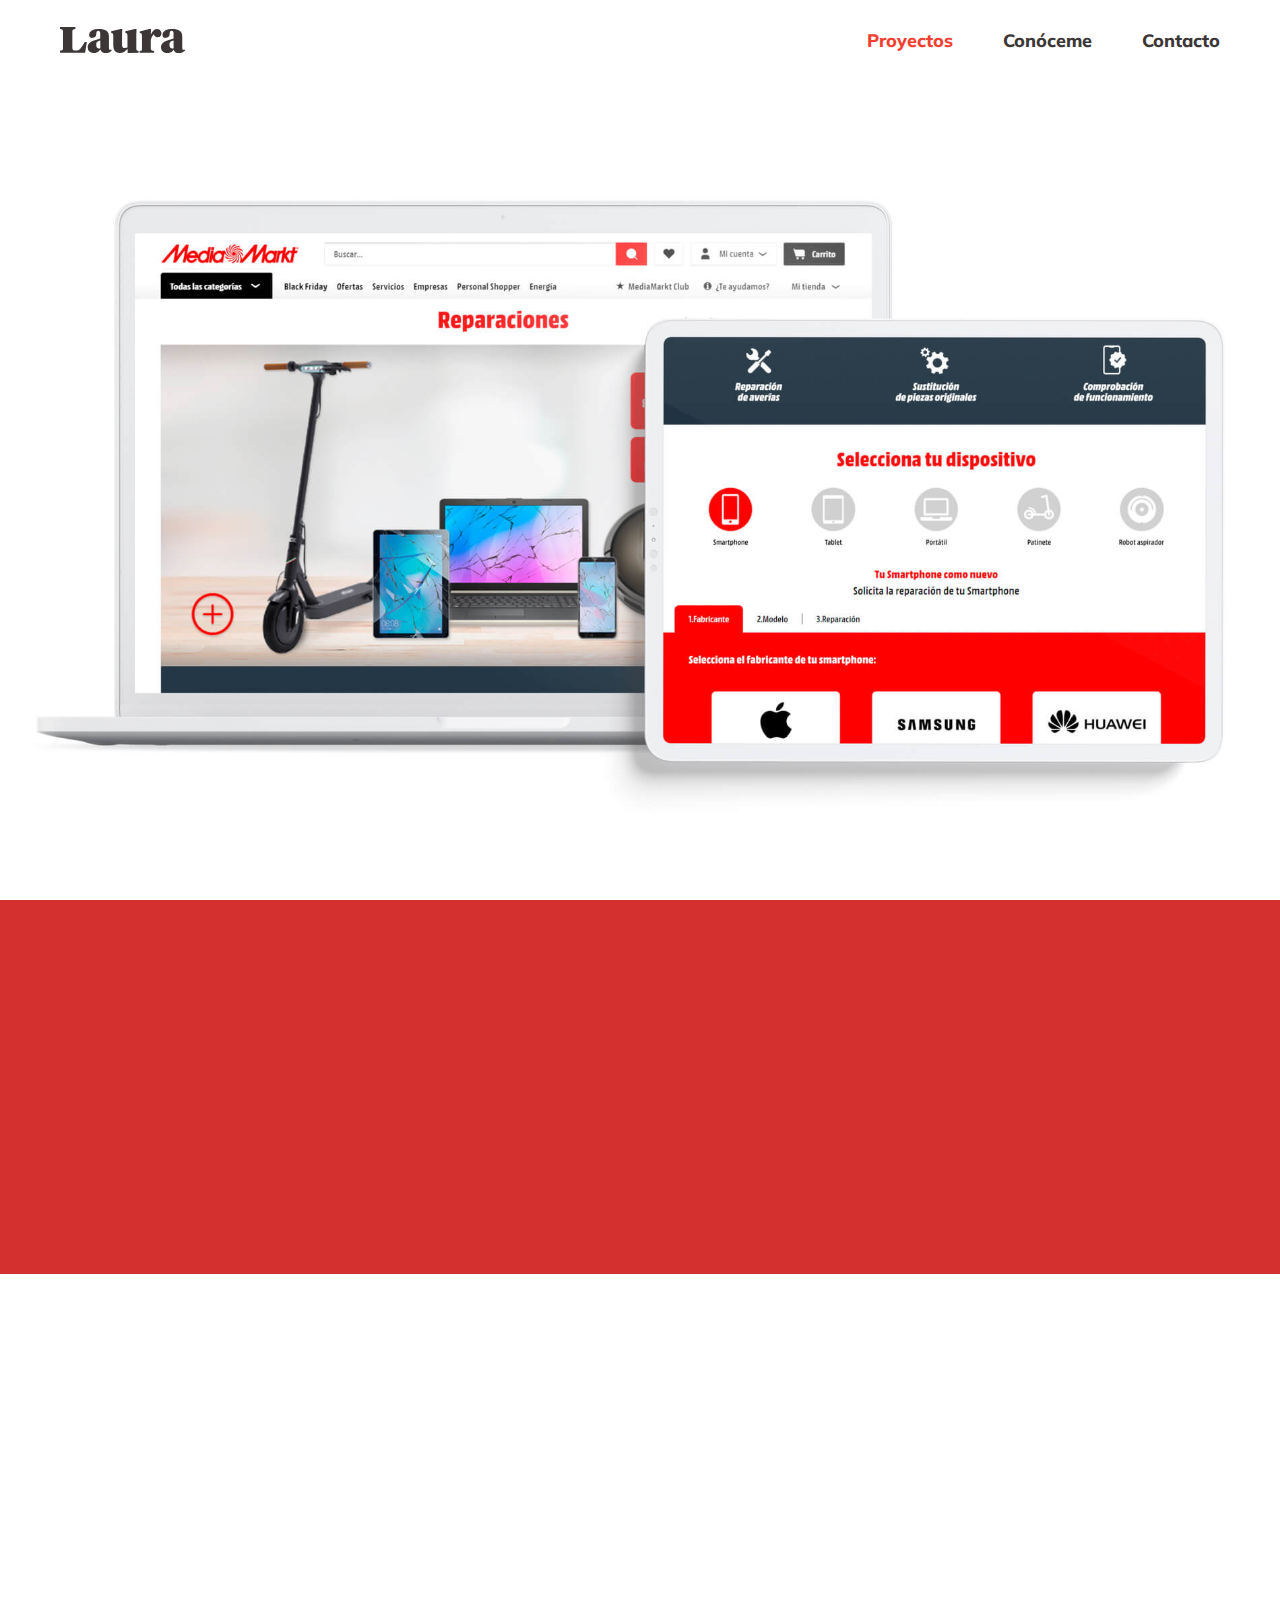
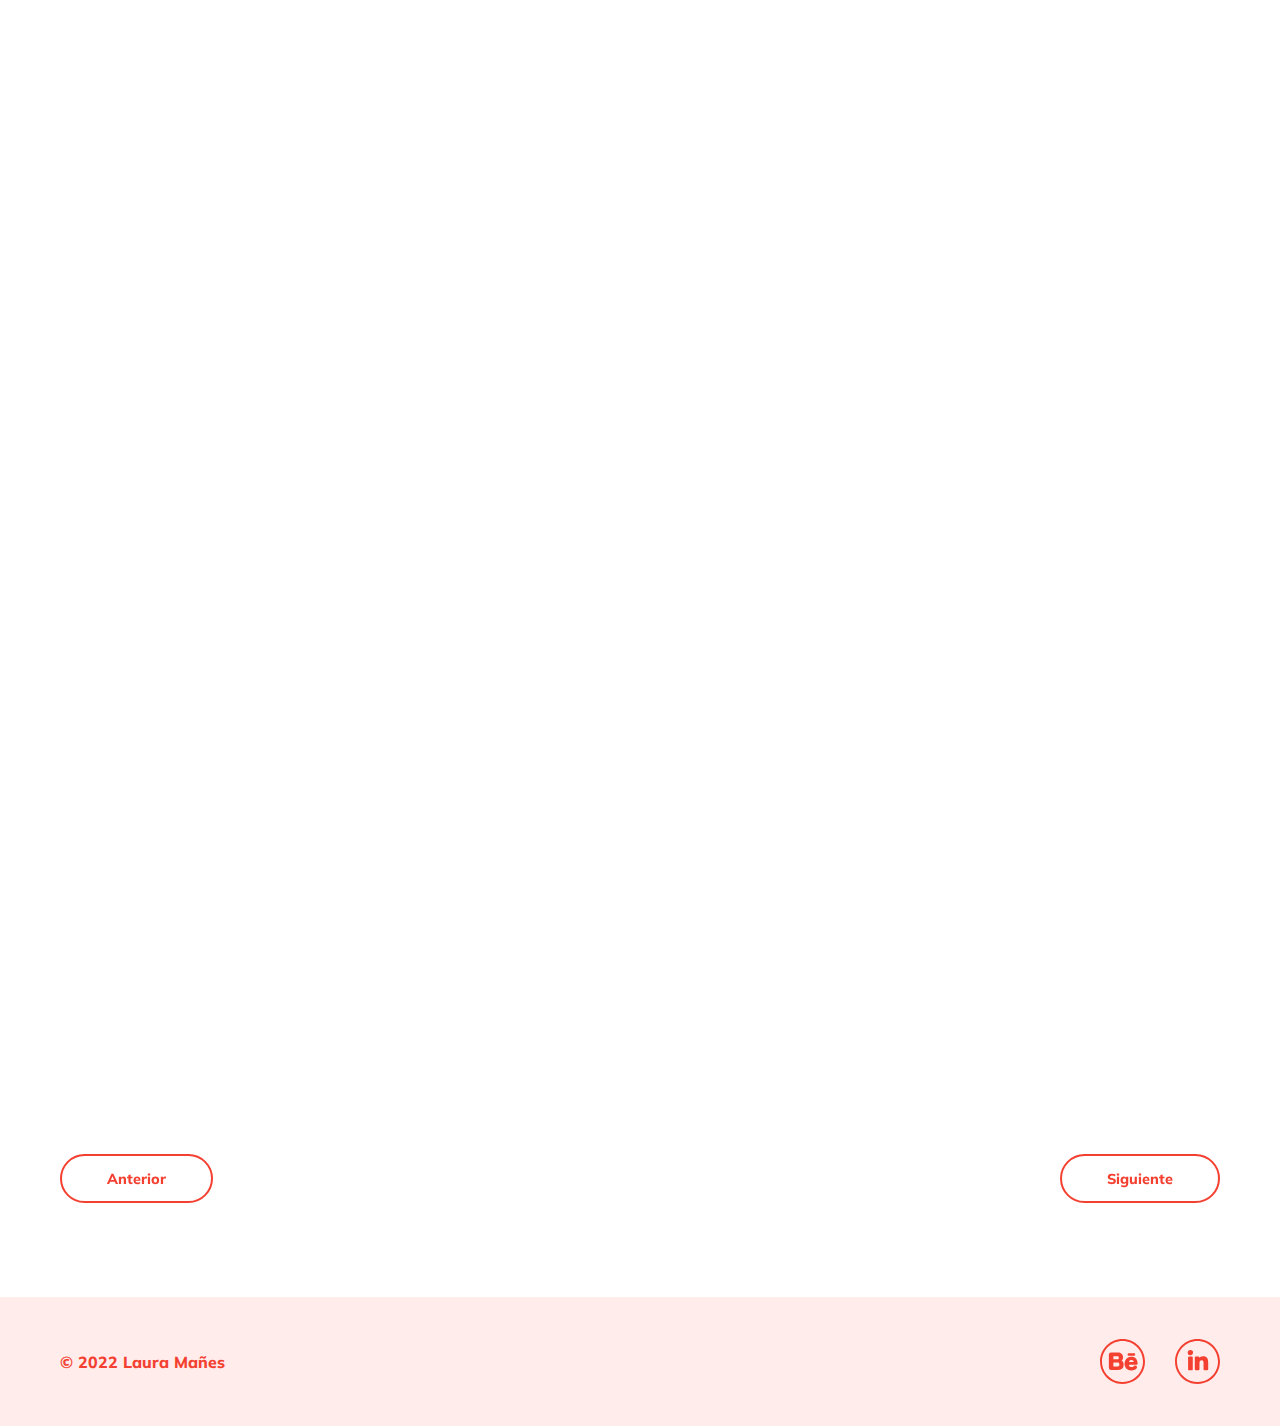
<file: proyectos/mediamarkt.html>
<!doctype html>
<html lang="es">
    <head>
        <meta charset="utf-8" />
        <meta name="viewport" content="width=device-width, initial-scale=1.0">
        <title>Laura Mañes ― MediaMarkt</title>
        <meta name="title" content="Laura Mañes ― Diseñadora UX/UI">
        <meta name="description" content="Diseño de Experiencias digitales.">
        <link href="https://unpkg.com/aos@2.3.1/dist/aos.css" rel="stylesheet">
        <link href="https://fonts.googleapis.com/css2?family=Mulish:wght@400;800&family=Source+Serif+Pro:wght@400;900&display=swap" rel="stylesheet">
        <link rel="icon" href="../assets/img/laura-icon.png">
        <link rel="stylesheet" href="../assets/styles.css">

        <script>
            (function(h,o,t,j,a,r){
                h.hj=h.hj||function(){(h.hj.q=h.hj.q||[]).push(arguments)};
                h._hjSettings={hjid:1994449,hjsv:6};
                a=o.getElementsByTagName('head')[0];
                r=o.createElement('script');r.async=1;
                r.src=t+h._hjSettings.hjid+j+h._hjSettings.hjsv;
                a.appendChild(r);
                })(window,document,'https://static.hotjar.com/c/hotjar-','.js?sv=');
        </script>

    </head>

    <body data-aos-easing="ease" data-aos-duration="1000" data-aos-delay="0">
        <header class="header">
            <div class="wrapper__header">
                <a class="logo" href="../index.html">
                    <svg id="Capa_1" data-name="Capa 1" xmlns="http://www.w3.org/2000/svg" viewBox="0 0 141.59 29.67">
                    <path class="cls-0" d="M14 5.45v18a3.27 3.27 0 00.8 2.58 4.3 4.3 0 002.75.68h1a5.77 5.77 0 004.17-1.87 45.74 45.74 0 005.38-7.72h2.29l-1.9 12H0V27a5.23 5.23 0 002.82-.81 3.78 3.78 0 00.54-2.46V5.45A3.81 3.81 0 002.82 3 5.16 5.16 0 000 2.19V0h17.39v2.19a5.24 5.24 0 00-2.83.8A3.83 3.83 0 0014 5.45zM138.52 10.92v12.91c0 1.33.41 2 1.22 2a4 4 0 001.51-.25l.34 1.46a9.66 9.66 0 01-6.77 2.63c-3.08 0-5.08-1.34-6-4a8 8 0 01-7.2 3.85 7.58 7.58 0 01-5.19-1.73 6.13 6.13 0 01-2-4.89 6.07 6.07 0 011.68-4.56 12.29 12.29 0 014.65-2.65l7.89-2.73v-5.4c0-2.17-.7-3.26-2.1-3.26-1.56 0-2.33 1.25-2.33 3.75a4.46 4.46 0 01-4.48 4.25 3.44 3.44 0 01-2.83-1 3.34 3.34 0 01-.78-2.44 5.35 5.35 0 013-5 16.21 16.21 0 017.87-1.6c3.77 0 6.62.65 8.57 2s2.95 3.52 2.95 6.66zm-11.25 13.49a5.31 5.31 0 001.42-.24v-9l-2 .73a4.05 4.05 0 00-2 1.37 5 5 0 00-.63 2.87c.05 2.86 1.1 4.27 3.21 4.27zM55.44 10.92v12.91c0 1.33.4 2 1.22 2a4.08 4.08 0 001.51-.25l.34 1.42a9.67 9.67 0 01-6.77 2.63c-3.09 0-5.08-1.34-6-4a8.06 8.06 0 01-7.21 3.85 7.62 7.62 0 01-5.19-1.73 6.16 6.16 0 01-2-4.89 6.07 6.07 0 011.68-4.56 12.29 12.29 0 014.65-2.65l7.89-2.73V7.56c0-2.17-.7-3.26-2.09-3.26q-2.34 0-2.34 3.75a4.45 4.45 0 01-4.48 4.25 3.42 3.42 0 01-2.82-1 3.34 3.34 0 01-.78-2.44 5.34 5.34 0 013-5A16.28 16.28 0 0144 2.26c3.76 0 6.62.65 8.57 2s2.87 3.52 2.87 6.66zM44.23 24.41a5.19 5.19 0 001.41-.24v-9l-1.94.73a4.05 4.05 0 00-2 1.37 5 5 0 00-.63 2.87c0 2.86 1.05 4.27 3.16 4.27zM86.45 8.64v15.53a4.53 4.53 0 00.29 1.91c.2.37.5 1.1 2.37 1.1v2l-12.38.28-.24-4.75q-3.48 4.74-8.7 4.74a7.23 7.23 0 01-5.42-2.08q-2-2.08-2-6.19V9.75c0-1.58-.56-2.54-1.69-2.9l-.72-.24V4.68l10.8-2.42h1.83l-.29 6.38v11.7q0 3.48 3 3.48a10 10 0 003.14-.53V9.75c0-1.58-.56-2.54-1.69-2.9l-.73-.24V4.68L84.9 2.26h1.84zM114.58 5.26A4.6 4.6 0 00110 2.2c-2.58 0-5.6 2.17-7.06 6.7l.17-6.62h-2L90.25 5.2v1.41l.67.24c1.47.51 1.91 1 1.91 2.9v15.66a1.72 1.72 0 01-.29 1.1 1.3 1.3 0 01-.78.46c-.32.06-.82.13-1.51.19v2.05h16.42v-2.05a10.32 10.32 0 01-3.07-.75c-.49-.28-.73-.92-.73-1.93v-9.85a14.27 14.27 0 013.18-6.39l.28.4c1.4 2.06 2.76 3 4.54 3a4 4 0 003.8-2.9 5.2 5.2 0 00-.09-3.48z"/></svg>
                </a>
                    <button class="burger js-open">
                        <svg xmlns="http://www.w3.org/2000/svg" viewBox="0 0 32 32"><path d="M4 10h24c1.104 0 2-.896 2-2s-.896-2-2-2H4c-1.104 0-2 .896-2 2s.896 2 2 2zm24 4H4c-1.104 0-2 .896-2 2s.896 2 2 2h24c1.104 0 2-.896 2-2s-.896-2-2-2zm0 8H4c-1.104 0-2 .896-2 2s.896 2 2 2h24c1.104 0 2-.896 2-2s-.896-2-2-2z"/></svg>
                    </button>
                <nav class="navigation">
                    <button class="navigation__close js-close">
                        <svg xmlns="http://www.w3.org/2000/svg" viewBox="0 0 32 32"><path d="M25.9 23.1L18.8 16l7.1-7.1c.8-.8.8-2 0-2.8-.8-.8-2-.8-2.8 0L16 13.2 8.9 6.1c-.8-.8-2-.8-2.8 0s-.8 2 0 2.8l7.1 7.1-7.1 7.1c-.8.8-.8 2 0 2.8.8.8 2 .8 2.8 0l7.1-7.1 7.1 7.1c.8.8 2 .8 2.8 0 .8-.8.8-2 0-2.8z"/></svg>
                    </button>
                    <ul class="navigation__list">
                        <li><a class="nav-link active" href="../index.html">Proyectos</a></li>
                        <li><a class="nav-link" href="../conoceme.html">Conóceme</a></li>
                        <li><a class="nav-link" href="../contacto.html">Contacto</a></li>
                    </ul>
                </nav>
            </div>
        </header>

    <main>

        <section id="home" class="mediamarkt__bg"></section>

        <section id="proyectos" class="section__project__mediamarkt">
            <div class="container wrapper__project__intro">
                <div class="billboard__content__intro">
                    <h1 data-aos="fade-right" class="title-project-white">MediaMarkt Service</h1>
                    <p data-aos="fade-right"
                    data-aos-offset="200"
                    data-aos-easing="ease-in-sine" class="description__project">Buscador interactivo e intuitivo</p>
                </div>
            </div>
            <div class="container wrapper__project__intro">
                <div data-aos="fade-right" class="container__column__project__intro">
                    <p class="white-title">Servicios</p>
                    <p class="white">Branding<br>
                                    Diseño UX/UI</p>
                </div>
                <div data-aos="fade-right" class="container__column__project__intro">
                    <p class="white-title">Software</p>
                    <p class="white">Figma<br>
                                    Adobe Photoshop</p>
                </div>
                <div data-aos="fade-right" class="container__column__project__intro">
                    <p class="white-title">Créditos</p>
                    <p class="white">Imágenes y texto: <a class="white-link" href="https://www.mediamarkt.es/" target="_blank" rel="noopener noreferrer">MediaMarkt</a></p>
                </div>
            </div>
        </section>

        <section id="proyectos" class="section__project">
            <div class="container wrapper__project">
                <div data-aos="fade-up"
                data-aos-duration="2000" class="container__column__project">
                    <h2 class="project">Reto</h2>
                    <p>La empresa MediaMarkt necesitaba un rediseño de sus landing pages del site Service. Al disponer sus servicios de muchas categorías y/o dispositivos, necesitaban un elemento selector y unitario para todas ellas y, de este modo, mejorar la experiencia de los usuarios a la hora de buscar un servicio.</p>
                </div>
                <div data-aos="fade-up"
                data-aos-duration="2000" class="container__column__project">
                    <img src="../assets/img/resposive-presentation-mediamarkt.png" alt="resposive-presentation-mediamarkt" style="border-radius: 10px;"> 
                </div>             
            </div>

            <div class="container wrapper__project">
                <div data-aos="fade-up"
                data-aos-duration="2000" class="container__column__project">
                    <h2 class="project">Solución</h2>
                    <p>Como se verá a continuación, mostraré el resultado obtenido en la landing page de <strong>Reparaciones</strong>. 
                        El diseño trabajado es el mismo que se aplicó al resto de landings del site MediaMarkt Service.
                    </p>
                </div>
            </div>

            <div class="container wrapper__project reverse">
                <div data-aos="fade-up"
                data-aos-duration="2000" class="container__column__project">
                    <p class="subtitle__project">User Interface</p>
                    <p>MediaMarkt quería que el usuario lo primero que viera al acceder al site fuera una imagen que hiciera referencia a los servicios que ofrecía la landing. Asimismo, bajo cada portada se estableció una franja gris antracita que recogía, a modo de resumen, el contenido principal de la landing. Por otro lado, los colores predominantes del diseño son el blanco y el rojo, manteniendo así el look and feel de MediaMarkt y estimulando visualmente al usuario.
                    </p>
                </div>
                <div data-aos="fade-up"
                data-aos-duration="2000" class="container__column__project">
                    <img src="../assets/img/ui.png" alt="apariencia">
                </div>
            </div>

            <div class="container wrapper__project">
                <div data-aos="fade-up"
                data-aos-duration="2000" class="container__column__project">
                    <p class="subtitle__project">User Experience</p>
                    <p>Para establecer el nuevo elemento selector, se diseñó un sistema de filtrado en el que el usuario pudiera escoger la opción que necesitara de la manera más ágil y comprensible posible, y así satisfacer su necesidad de búsqueda de productos.</p>
                </div>
                <div data-aos="fade-up"
                data-aos-duration="2000" class="container__column__project">
                    <img src="../assets/img/ux.png" alt="filtro">
                </div>
            </div>

            <div class="container wrapper__project reverse">
                <div data-aos="fade-up"
                data-aos-duration="2000" class="container__column__project">
                    <p class="subtitle__project">Responsive</p>
                    <p>A partir de la experiencia de usuario y del estudio del buyer journey, se definió la arquitectura de la información óptima y se desarrollaron todos los wireframes para asegurar un UX satisfactorio y eficiente. Posteriormente, se inició el diseño visual acorde a la personalidad de la marca de MediaMarkt.</p>
                </div>
                <div data-aos="fade-up"
                data-aos-duration="2000" class="container__column__project">
                    <img src="../assets/img/mediamarkt-responsive.png" alt="Responsive">
                </div>
            </div>

            <div class="container wrapper__project">
                <div data-aos="fade-up"
                data-aos-duration="2000" class="container__column__project">
                    <p class="subtitle__project">Resultado</p>
                    <p>Obtendríamos una landing que presentaría una información estructurada y ordenada, garantizando una correcta lectura vertical de su contenido. Logrando así el propósito final del cliente: mejorar la experiencia de usuario en la búsqueda de servicios.</p>
                </div>
            </div>

            <div class="footer__button wrapper">
                <a data-ix="text-slide" href="../proyectos/chc.html" class="text-project-before">
                    <span>Anterior</span>
                </a>
                <a data-ix="text-slide" href="../proyectos/flip.html" class="text-project-after">
                    <span>Siguiente</span>
                </a>
            </div>
        </section>

    </main>

        <footer class="footer">
            <div class="footer__container wrapper">
                <div class="footer__copyright">© 2022 Laura Mañes</div>
                <ul class="social">
                    <li>
                        <a class="social__item" href="https://www.behance.net/lauramanyes" target="_blank" rel="noopener noreferrer">
                            <svg id="Capa_1" data-name="Capa 1" xmlns="http://www.w3.org/2000/svg" viewBox="0 0 490.7 490.7"><defs><style>.cls-3{fill:#f44030;}</style></defs><title>behance</title>
                            <path class="cls-3" d="M245.4,490.7C109.8,490.7.1,380.8.1,245.3S109.8,0,245.4,0,490.7,109.8,490.7,245.3,380.9,490.5,245.4,490.7Zm0-469.4c-123.7,0-224,100.3-224,224s100.3,224,224,224,224-100.3,224-224S369,21.5,245.4,21.3Z"/>
                            <path class="cls-3" d="M255.71,262.16c-2.24-8.6-5.67-15.37-10.19-20.11h0a32.37,32.37,0,0,0-9.17-6.71,1.75,1.75,0,0,1-.62-.57,1.15,1.15,0,0,1-.2-.93,1.37,1.37,0,0,1,.55-.87c10-6.68,15.33-17.94,15.33-32.56,0-16.59-5.65-30.25-16.33-39.48-9.84-8.52-23.42-13-39.27-13h-75a24.33,24.33,0,0,0-24.3,24.3V314.6a24.33,24.33,0,0,0,24.3,24.3h75.6c4.16,0,18.82-.56,32.88-7.75,16.19-8.32,25.56-22,27.85-40.63l.05-.43c1.5-15.21-.39-23.32-1.3-27.21ZM145.9,258.3a1.27,1.27,0,0,1,1.3-1.3h48.54c1.62,0,15.86.81,15.86,21.7,0,13.41-6,20.05-18.45,20.3h-46a1.37,1.37,0,0,1-1.3-1.4Zm55.25-39.22c-2.56,2.44-5.55,2.53-8.44,2.61H147.3a1.38,1.38,0,0,1-1.4-1.4V189.2a1.38,1.38,0,0,1,1.4-1.4H196c.94,0,9.24.75,9.24,15.5C205.2,211.26,203.86,216.44,201.15,219.08Z"/>
                            <path class="cls-3" d="M393,214.7c-11.7-13.34-28.81-20.1-50.86-20.1-38.38,0-56.57,20.26-65.1,37.32a91.91,91.91,0,0,0-8.67,29.83c0,.15-1.64,15.95,1.61,28.34,2.92,12.79,8.41,23.5,16.3,31.81,12.82,13.8,31.58,20.8,55.86,20.8h2.3c6.08,0,21.78-.73,36.17-7.49,8.62-4.15,15-9.24,19.57-15.57A19.73,19.73,0,0,0,401.72,299a20.15,20.15,0,0,0-18-11.09,19.46,19.46,0,0,0-16.46,8.82,17.62,17.62,0,0,1-2.31,2.88c-4.24,4.32-12,6.7-21.83,6.7h-1.2a32.19,32.19,0,0,1-16-4.11c-6.35-3.74-10.27-10.27-11.34-18.89v-.4a1.37,1.37,0,0,1,1.4-1.3h82a12.33,12.33,0,0,0,12.2-12C410.41,256.66,408.45,232.35,393,214.7Zm-76.39,35.2-.14-.05a1.46,1.46,0,0,1-.94-1.82c4.59-12.47,14.25-19.33,27.21-19.33,7.36,0,13.35,2.14,17.33,6.2s5.8,9.55,6.58,13.43a1.36,1.36,0,0,1-.31,1.15,1.27,1.27,0,0,1-1,.42H316.8C316.63,249.9,316.52,249.88,316.57,249.9Z"/>
                            <path class="cls-3" d="M313.6,182.7h57.7c7.12,0,12.7-6.06,12.7-13.8s-5.7-13.8-12.7-13.8H313.6c-7,0-12.7,6.19-12.7,13.8S306.6,182.7,313.6,182.7Z"/></svg>
                        </a>
                    </li>
                    <li>
                        <a class="social__item" href="https://www.linkedin.com/in/lauramanyes/" target="_blank" rel="noopener noreferrer">
                            <svg id="Capa_1" data-name="Capa 1" xmlns="http://www.w3.org/2000/svg" viewBox="0 0 490.7 490.7"><defs><style>.cls-3{fill:#f44030;}</style></defs><title>linkedin</title>
                            <path class="cls-3" d="M245.3,490.7C109.8,490.7,0,380.8,0,245.3S109.8,0,245.3,0,490.6,109.8,490.6,245.3,380.8,490.5,245.3,490.7Zm0-469.4c-123.7,0-224,100.3-224,224s100.3,224,224,224,224-100.3,224-224S369,21.5,245.3,21.3Z"/>
                            <path class="cls-3" d="M351.76,208.6c-9-14.3-24.22-21.25-46.53-21.25-18.71,0-32.3,8.42-40.17,17.64v-3a11,11,0,0,0-11-11h-27.2a11,11,0,0,0-11,11h0V330.84a11,11,0,0,0,11,11h29a11,11,0,0,0,11-11V267.09c0-24.24,6.95-34.13,24-34.13,18.84,0,20.38,16,20.38,35.35v62.53a11,11,0,0,0,11,11h29.24a10.69,10.69,0,0,0,10.67-10.67V259.24C362.1,235.57,358.91,220,351.76,208.6Z"/><rect class="cls-3" x="142.78" y="191" width="51" height="150.8" rx="10.11"/>
                            <path class="cls-3" d="M168.25,118.9A29.17,29.17,0,0,0,166,177.17c.7.05,1.39.07,2.08.07a28.87,28.87,0,0,0,19.8-7.78,29.31,29.31,0,0,0,9.34-21.2v-.37A29.11,29.11,0,0,0,168.25,118.9Z"/></svg>
                        </a>
                    </li>
                </ul>
            </div>
        </footer>

        <script
        src="https://code.jquery.com/jquery-3.4.1.min.js"
        integrity="sha256-CSXorXvZcTkaix6Yvo6HppcZGetbYMGWSFlBw8HfCJo="
        crossorigin="anonymous"></script>

        <script src="../assets/app.js"></script>
        <script src="https://unpkg.com/aos@2.3.1/dist/aos.js"></script>
        <script>
            AOS.init ({
                duration: 1000,
                once: true,
            });
        </script>

    </body>
</html>
</file>
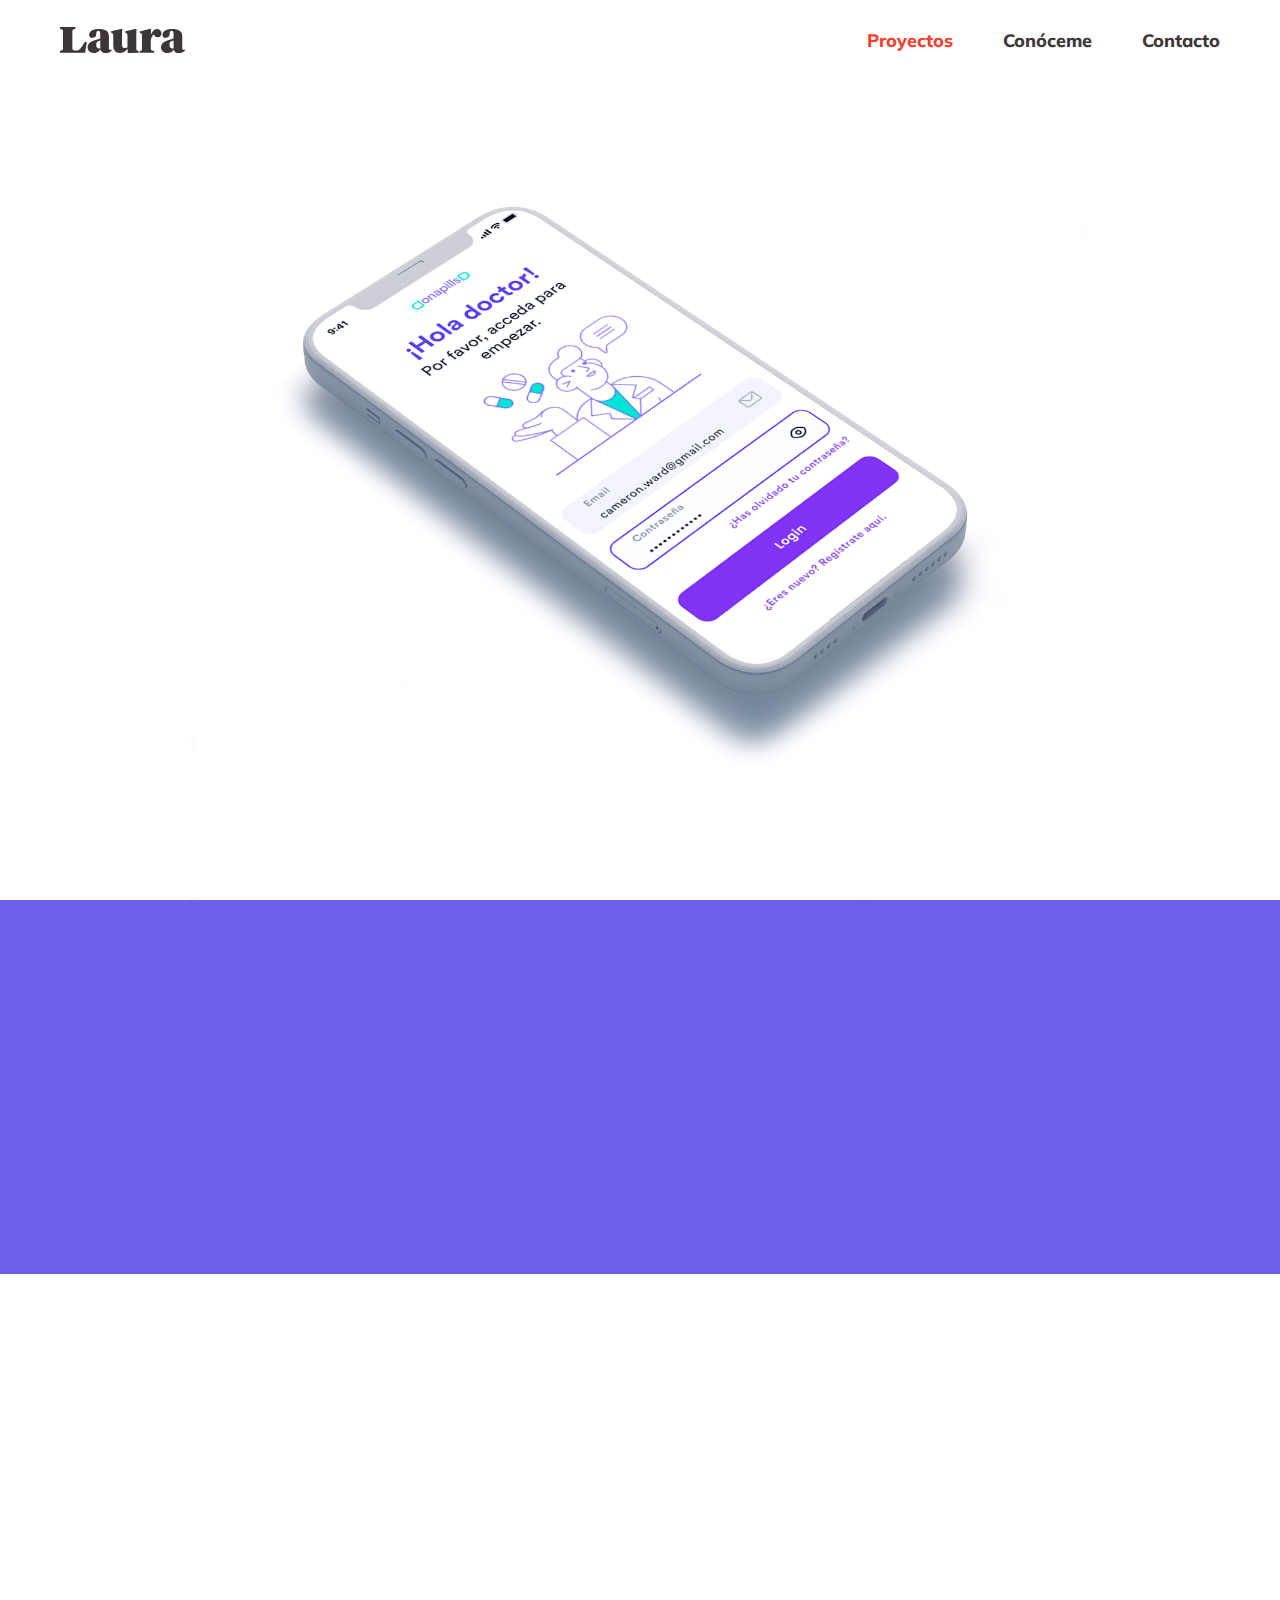
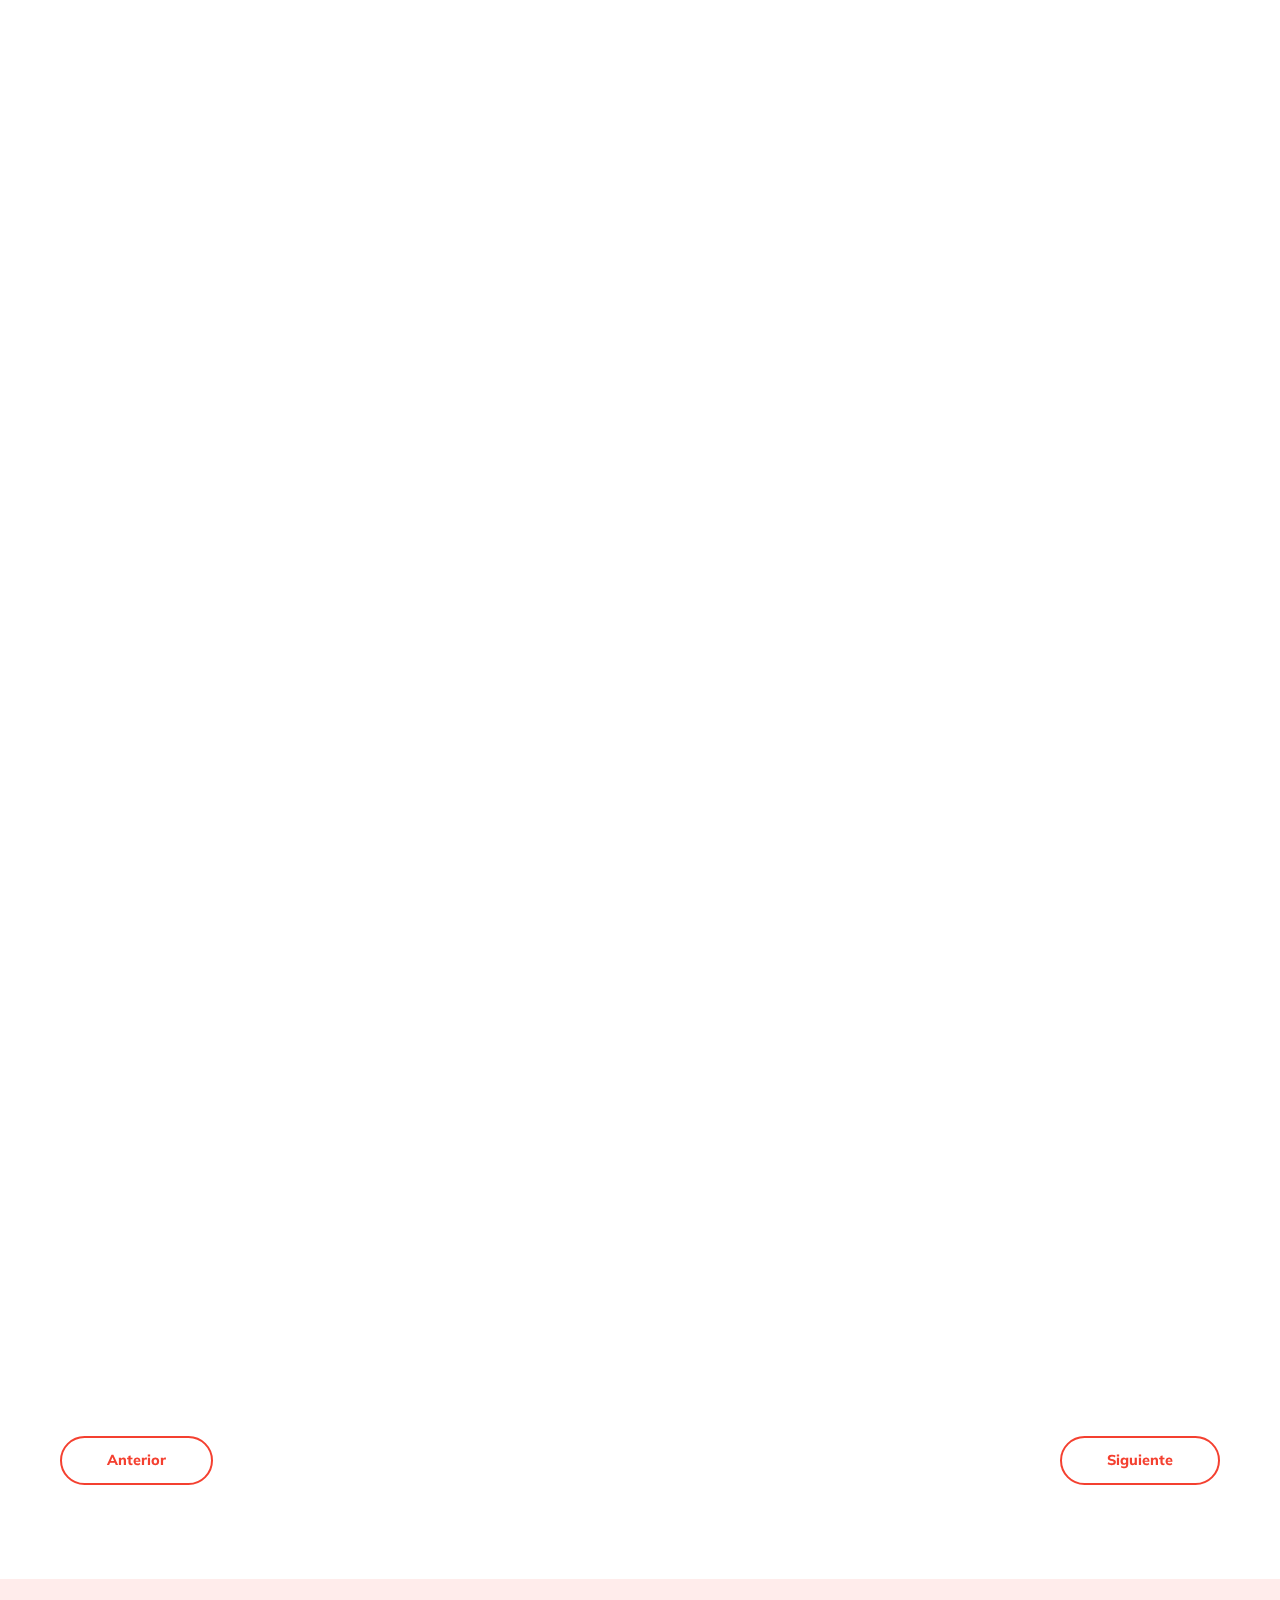
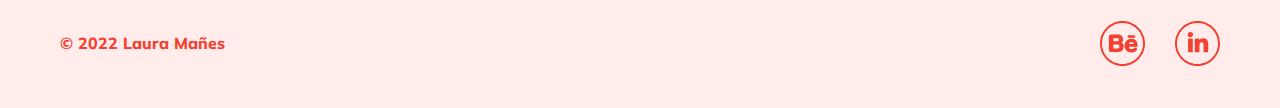
<file: proyectos/onapills.html>
<!doctype html>
<html lang="es">
    <head>
        <meta charset="utf-8" />
        <meta name="viewport" content="width=device-width, initial-scale=1.0">
        <title>Laura Mañes ― Onapills</title>
        <meta name="title" content="Laura Mañes ― Diseñadora UX/UI">
        <meta name="description" content="Diseño de Experiencias digitales.">
        <link href="https://unpkg.com/aos@2.3.1/dist/aos.css" rel="stylesheet">
        <link href="https://fonts.googleapis.com/css2?family=Mulish:wght@400;800&family=Source+Serif+Pro:wght@400;900&display=swap" rel="stylesheet">
        <link rel="icon" href="../assets/img/laura-icon.png">
        <link rel="stylesheet" href="../assets/styles.css">

        <script>
            (function(h,o,t,j,a,r){
                h.hj=h.hj||function(){(h.hj.q=h.hj.q||[]).push(arguments)};
                h._hjSettings={hjid:1994449,hjsv:6};
                a=o.getElementsByTagName('head')[0];
                r=o.createElement('script');r.async=1;
                r.src=t+h._hjSettings.hjid+j+h._hjSettings.hjsv;
                a.appendChild(r);
                })(window,document,'https://static.hotjar.com/c/hotjar-','.js?sv=');
        </script>

    </head>

    <body data-aos-easing="ease" data-aos-duration="1000" data-aos-delay="0">
        <header class="header">
            <div class="wrapper__header">
                <a class="logo" href="../index.html">
                    <svg id="Capa_1" data-name="Capa 1" xmlns="http://www.w3.org/2000/svg" viewBox="0 0 141.59 29.67">
                    <path class="cls-0" d="M14 5.45v18a3.27 3.27 0 00.8 2.58 4.3 4.3 0 002.75.68h1a5.77 5.77 0 004.17-1.87 45.74 45.74 0 005.38-7.72h2.29l-1.9 12H0V27a5.23 5.23 0 002.82-.81 3.78 3.78 0 00.54-2.46V5.45A3.81 3.81 0 002.82 3 5.16 5.16 0 000 2.19V0h17.39v2.19a5.24 5.24 0 00-2.83.8A3.83 3.83 0 0014 5.45zM138.52 10.92v12.91c0 1.33.41 2 1.22 2a4 4 0 001.51-.25l.34 1.46a9.66 9.66 0 01-6.77 2.63c-3.08 0-5.08-1.34-6-4a8 8 0 01-7.2 3.85 7.58 7.58 0 01-5.19-1.73 6.13 6.13 0 01-2-4.89 6.07 6.07 0 011.68-4.56 12.29 12.29 0 014.65-2.65l7.89-2.73v-5.4c0-2.17-.7-3.26-2.1-3.26-1.56 0-2.33 1.25-2.33 3.75a4.46 4.46 0 01-4.48 4.25 3.44 3.44 0 01-2.83-1 3.34 3.34 0 01-.78-2.44 5.35 5.35 0 013-5 16.21 16.21 0 017.87-1.6c3.77 0 6.62.65 8.57 2s2.95 3.52 2.95 6.66zm-11.25 13.49a5.31 5.31 0 001.42-.24v-9l-2 .73a4.05 4.05 0 00-2 1.37 5 5 0 00-.63 2.87c.05 2.86 1.1 4.27 3.21 4.27zM55.44 10.92v12.91c0 1.33.4 2 1.22 2a4.08 4.08 0 001.51-.25l.34 1.42a9.67 9.67 0 01-6.77 2.63c-3.09 0-5.08-1.34-6-4a8.06 8.06 0 01-7.21 3.85 7.62 7.62 0 01-5.19-1.73 6.16 6.16 0 01-2-4.89 6.07 6.07 0 011.68-4.56 12.29 12.29 0 014.65-2.65l7.89-2.73V7.56c0-2.17-.7-3.26-2.09-3.26q-2.34 0-2.34 3.75a4.45 4.45 0 01-4.48 4.25 3.42 3.42 0 01-2.82-1 3.34 3.34 0 01-.78-2.44 5.34 5.34 0 013-5A16.28 16.28 0 0144 2.26c3.76 0 6.62.65 8.57 2s2.87 3.52 2.87 6.66zM44.23 24.41a5.19 5.19 0 001.41-.24v-9l-1.94.73a4.05 4.05 0 00-2 1.37 5 5 0 00-.63 2.87c0 2.86 1.05 4.27 3.16 4.27zM86.45 8.64v15.53a4.53 4.53 0 00.29 1.91c.2.37.5 1.1 2.37 1.1v2l-12.38.28-.24-4.75q-3.48 4.74-8.7 4.74a7.23 7.23 0 01-5.42-2.08q-2-2.08-2-6.19V9.75c0-1.58-.56-2.54-1.69-2.9l-.72-.24V4.68l10.8-2.42h1.83l-.29 6.38v11.7q0 3.48 3 3.48a10 10 0 003.14-.53V9.75c0-1.58-.56-2.54-1.69-2.9l-.73-.24V4.68L84.9 2.26h1.84zM114.58 5.26A4.6 4.6 0 00110 2.2c-2.58 0-5.6 2.17-7.06 6.7l.17-6.62h-2L90.25 5.2v1.41l.67.24c1.47.51 1.91 1 1.91 2.9v15.66a1.72 1.72 0 01-.29 1.1 1.3 1.3 0 01-.78.46c-.32.06-.82.13-1.51.19v2.05h16.42v-2.05a10.32 10.32 0 01-3.07-.75c-.49-.28-.73-.92-.73-1.93v-9.85a14.27 14.27 0 013.18-6.39l.28.4c1.4 2.06 2.76 3 4.54 3a4 4 0 003.8-2.9 5.2 5.2 0 00-.09-3.48z"/></svg>
                </a>
                    <button class="burger js-open">
                        <svg xmlns="http://www.w3.org/2000/svg" viewBox="0 0 32 32"><path d="M4 10h24c1.104 0 2-.896 2-2s-.896-2-2-2H4c-1.104 0-2 .896-2 2s.896 2 2 2zm24 4H4c-1.104 0-2 .896-2 2s.896 2 2 2h24c1.104 0 2-.896 2-2s-.896-2-2-2zm0 8H4c-1.104 0-2 .896-2 2s.896 2 2 2h24c1.104 0 2-.896 2-2s-.896-2-2-2z"/></svg>
                    </button>
                <nav class="navigation">
                    <button class="navigation__close js-close">
                        <svg xmlns="http://www.w3.org/2000/svg" viewBox="0 0 32 32"><path d="M25.9 23.1L18.8 16l7.1-7.1c.8-.8.8-2 0-2.8-.8-.8-2-.8-2.8 0L16 13.2 8.9 6.1c-.8-.8-2-.8-2.8 0s-.8 2 0 2.8l7.1 7.1-7.1 7.1c-.8.8-.8 2 0 2.8.8.8 2 .8 2.8 0l7.1-7.1 7.1 7.1c.8.8 2 .8 2.8 0 .8-.8.8-2 0-2.8z"/></svg>
                    </button>
                    <ul class="navigation__list">
                        <li><a class="nav-link active" href="../index.html">Proyectos</a></li>
                        <li><a class="nav-link" href="../conoceme.html">Conóceme</a></li>
                        <li><a class="nav-link" href="../contacto.html">Contacto</a></li>
                    </ul>
                </nav>
            </div>
        </header>

    <main>

        <section id="home" class="onapills__bg"></section>

        <section id="proyectos" class="section__project__onapills">
            <div class="container wrapper__project__intro">
                <div class="billboard__content__intro">
                    <h1 data-aos="fade-right" class="title-project-white">Onapills</h1>
                    <p data-aos="fade-right"
                    data-aos-offset="200"
                    data-aos-easing="ease-in-sine" class="description__project">Evalúa un caso clínico en pocos pasos</p>
                </div>
            </div>
            <div class="container wrapper__project__intro">
                <div data-aos="fade-right" class="container__column__project__intro">
                    <p class="white-title">Servicios</p>
                    <p class="white">Diseño UX/UI<br>
                                    Branding</p>
                </div>
                <div data-aos="fade-right" class="container__column__project__intro">
                    <p class="white-title">Software</p>
                    <p class="white">Figma<br>
                                    Adobe Illustrator</p>
                </div>
                <div data-aos="fade-right" class="container__column__project__intro">
                    <p class="white-title">Créditos</p>
                    <p class="white">Ilustraciones: <a class="white-link" href="https://icons8.com/illustrations" target="_blank" rel="noopener noreferrer">icons8</a></p>
                </div>
            </div>
        </section>

        <section id="proyectos" class="section__project">
            <div class="container wrapper__project">
                <div data-aos="fade-up"
                data-aos-duration="2000" class="container__column__project">
                    <h2 class="project">Reto</h2>
                    <p>La farmacéutica Onapills, presentará en el próximo trimestre un nuevo fármaco. Para
                        demostrar su eficacia, ha preparado una jornada donde se resaltarán las ventajas de
                        usar su nuevo fármaco.</p><br>
                    <p>El público objetivo de este juego interactivo es personal sanitario, especializado en el
                        tratamiento de casos como el siguiente, y relacionado directamente con el fármaco nuevo que va a presentar.</p>
                </div> 
                <div data-aos="fade-up"
                data-aos-duration="2000" class="container__column__project">
                    <img src="../assets/img/onapills-login.png" alt="onapills-login" style="border-radius: 10px;"> 
                </div> 
            </div>

            <div class="container wrapper__project">
                <div data-aos="fade-up"
                data-aos-duration="2000" class="container__column__project">
                    <h2 class="project">Solución</h2>
                    <p>La farmacéutica entrega una propuesta con la estructura de un caso clínico que quiere para el juego interactivo. Esta propuesta incluye un texto introductorio al caso y un quiz. Con ello, se planteará una web/app donde las respuestas del quiz mostrarán un desenlace en función de los tratamientos que el especialista realice sobre el paciente.</p>
                </div>
            </div>

            <div data-aos="fade-up"
            data-aos-duration="2000" class="container wrapper__project">
                <img src="../assets/img/onapills-quiz.png" alt="onapills-quiz" style="border-radius: 10px; margin-bottom: 40px;">
            </div>

            <div class="container wrapper__project reverse">
                <div data-aos="fade-up"
                data-aos-duration="2000" class="container__column__project">
                    <p>Como se puede observar, cuando el usuario se encuentra en la segunda parte del quiz, se le mostrarán con 3 bloques de contenido -bajo riesgo, riesgo moderado y alto riesgo- que debe rellenar para finalizar el tratamiento.</p><br>
                    <p>Para poder completar el contenido de esta segunda parte, el especialista debe seleccionar las etiquetas que contienen los nombres de los diferentes fármacos, tal y como se muestra en el mensaje de la imagen.</p>
                </div>
                <div data-aos="fade-up"
                data-aos-duration="2000" class="container__column__project">
                    <img src="../assets/img/onapills-mesage.jpg" alt="onapills-mesage" style="border-radius: 10px;"> 
                </div>
            </div>

            <div class="container wrapper__project">
                <div data-aos="fade-up"
                data-aos-duration="2000" class="container__column__project">
                    <p>En cuanto al branding, se escogió una gama cromática vibrante, que aportase vitalidad y luminosidad. Por otro lado, para la tipografía se optó por la Circular Std, pues esta otorgaba una buena legibilidad, y un aspecto alegre y dinámico; unas aptitudes idóneas para el propósito del juego interactivo.</p>
                </div>
            </div>

            <div data-aos="fade-up"
            data-aos-duration="2000" class="container wrapper__project">
                <img src="../assets/img/onapills-branding.png" alt="onapills-branding" style="margin-bottom: 40px;">
            </div>


            <div class="footer__button wrapper">
                <a data-ix="text-slide" href="../proyectos/flip.html" class="text-project-before">
                    <span>Anterior</span>
                </a>
                <a data-ix="text-slide" href="../proyectos/rupta.html" class="text-project-after">
                    <span>Siguiente</span>
                </a>
            </div>
        </section>

    </main>

        <footer class="footer">
            <div class="footer__container wrapper">
                <div class="footer__copyright">© 2022 Laura Mañes</div>
                <ul class="social">
                    <li>
                        <a class="social__item" href="https://www.behance.net/lauramanyes" target="_blank" rel="noopener noreferrer">
                            <svg id="Capa_1" data-name="Capa 1" xmlns="http://www.w3.org/2000/svg" viewBox="0 0 490.7 490.7"><defs><style>.cls-3{fill:#f44030;}</style></defs><title>behance</title>
                            <path class="cls-3" d="M245.4,490.7C109.8,490.7.1,380.8.1,245.3S109.8,0,245.4,0,490.7,109.8,490.7,245.3,380.9,490.5,245.4,490.7Zm0-469.4c-123.7,0-224,100.3-224,224s100.3,224,224,224,224-100.3,224-224S369,21.5,245.4,21.3Z"/>
                            <path class="cls-3" d="M255.71,262.16c-2.24-8.6-5.67-15.37-10.19-20.11h0a32.37,32.37,0,0,0-9.17-6.71,1.75,1.75,0,0,1-.62-.57,1.15,1.15,0,0,1-.2-.93,1.37,1.37,0,0,1,.55-.87c10-6.68,15.33-17.94,15.33-32.56,0-16.59-5.65-30.25-16.33-39.48-9.84-8.52-23.42-13-39.27-13h-75a24.33,24.33,0,0,0-24.3,24.3V314.6a24.33,24.33,0,0,0,24.3,24.3h75.6c4.16,0,18.82-.56,32.88-7.75,16.19-8.32,25.56-22,27.85-40.63l.05-.43c1.5-15.21-.39-23.32-1.3-27.21ZM145.9,258.3a1.27,1.27,0,0,1,1.3-1.3h48.54c1.62,0,15.86.81,15.86,21.7,0,13.41-6,20.05-18.45,20.3h-46a1.37,1.37,0,0,1-1.3-1.4Zm55.25-39.22c-2.56,2.44-5.55,2.53-8.44,2.61H147.3a1.38,1.38,0,0,1-1.4-1.4V189.2a1.38,1.38,0,0,1,1.4-1.4H196c.94,0,9.24.75,9.24,15.5C205.2,211.26,203.86,216.44,201.15,219.08Z"/>
                            <path class="cls-3" d="M393,214.7c-11.7-13.34-28.81-20.1-50.86-20.1-38.38,0-56.57,20.26-65.1,37.32a91.91,91.91,0,0,0-8.67,29.83c0,.15-1.64,15.95,1.61,28.34,2.92,12.79,8.41,23.5,16.3,31.81,12.82,13.8,31.58,20.8,55.86,20.8h2.3c6.08,0,21.78-.73,36.17-7.49,8.62-4.15,15-9.24,19.57-15.57A19.73,19.73,0,0,0,401.72,299a20.15,20.15,0,0,0-18-11.09,19.46,19.46,0,0,0-16.46,8.82,17.62,17.62,0,0,1-2.31,2.88c-4.24,4.32-12,6.7-21.83,6.7h-1.2a32.19,32.19,0,0,1-16-4.11c-6.35-3.74-10.27-10.27-11.34-18.89v-.4a1.37,1.37,0,0,1,1.4-1.3h82a12.33,12.33,0,0,0,12.2-12C410.41,256.66,408.45,232.35,393,214.7Zm-76.39,35.2-.14-.05a1.46,1.46,0,0,1-.94-1.82c4.59-12.47,14.25-19.33,27.21-19.33,7.36,0,13.35,2.14,17.33,6.2s5.8,9.55,6.58,13.43a1.36,1.36,0,0,1-.31,1.15,1.27,1.27,0,0,1-1,.42H316.8C316.63,249.9,316.52,249.88,316.57,249.9Z"/>
                            <path class="cls-3" d="M313.6,182.7h57.7c7.12,0,12.7-6.06,12.7-13.8s-5.7-13.8-12.7-13.8H313.6c-7,0-12.7,6.19-12.7,13.8S306.6,182.7,313.6,182.7Z"/></svg>
                        </a>
                    </li>
                    <li>
                        <a class="social__item" href="https://www.linkedin.com/in/lauramanyes/" target="_blank" rel="noopener noreferrer">
                            <svg id="Capa_1" data-name="Capa 1" xmlns="http://www.w3.org/2000/svg" viewBox="0 0 490.7 490.7"><defs><style>.cls-3{fill:#f44030;}</style></defs><title>linkedin</title>
                            <path class="cls-3" d="M245.3,490.7C109.8,490.7,0,380.8,0,245.3S109.8,0,245.3,0,490.6,109.8,490.6,245.3,380.8,490.5,245.3,490.7Zm0-469.4c-123.7,0-224,100.3-224,224s100.3,224,224,224,224-100.3,224-224S369,21.5,245.3,21.3Z"/>
                            <path class="cls-3" d="M351.76,208.6c-9-14.3-24.22-21.25-46.53-21.25-18.71,0-32.3,8.42-40.17,17.64v-3a11,11,0,0,0-11-11h-27.2a11,11,0,0,0-11,11h0V330.84a11,11,0,0,0,11,11h29a11,11,0,0,0,11-11V267.09c0-24.24,6.95-34.13,24-34.13,18.84,0,20.38,16,20.38,35.35v62.53a11,11,0,0,0,11,11h29.24a10.69,10.69,0,0,0,10.67-10.67V259.24C362.1,235.57,358.91,220,351.76,208.6Z"/><rect class="cls-3" x="142.78" y="191" width="51" height="150.8" rx="10.11"/>
                            <path class="cls-3" d="M168.25,118.9A29.17,29.17,0,0,0,166,177.17c.7.05,1.39.07,2.08.07a28.87,28.87,0,0,0,19.8-7.78,29.31,29.31,0,0,0,9.34-21.2v-.37A29.11,29.11,0,0,0,168.25,118.9Z"/></svg>
                        </a>
                    </li>
                </ul>
            </div>
        </footer>

        <script
        src="https://code.jquery.com/jquery-3.4.1.min.js"
        integrity="sha256-CSXorXvZcTkaix6Yvo6HppcZGetbYMGWSFlBw8HfCJo="
        crossorigin="anonymous"></script>

        <script src="../assets/app.js"></script>
        <script src="https://unpkg.com/aos@2.3.1/dist/aos.js"></script>
        <script>
            AOS.init ({
                duration: 1000,
                once: true,
            });
        </script>

    </body>
</html>
</file>
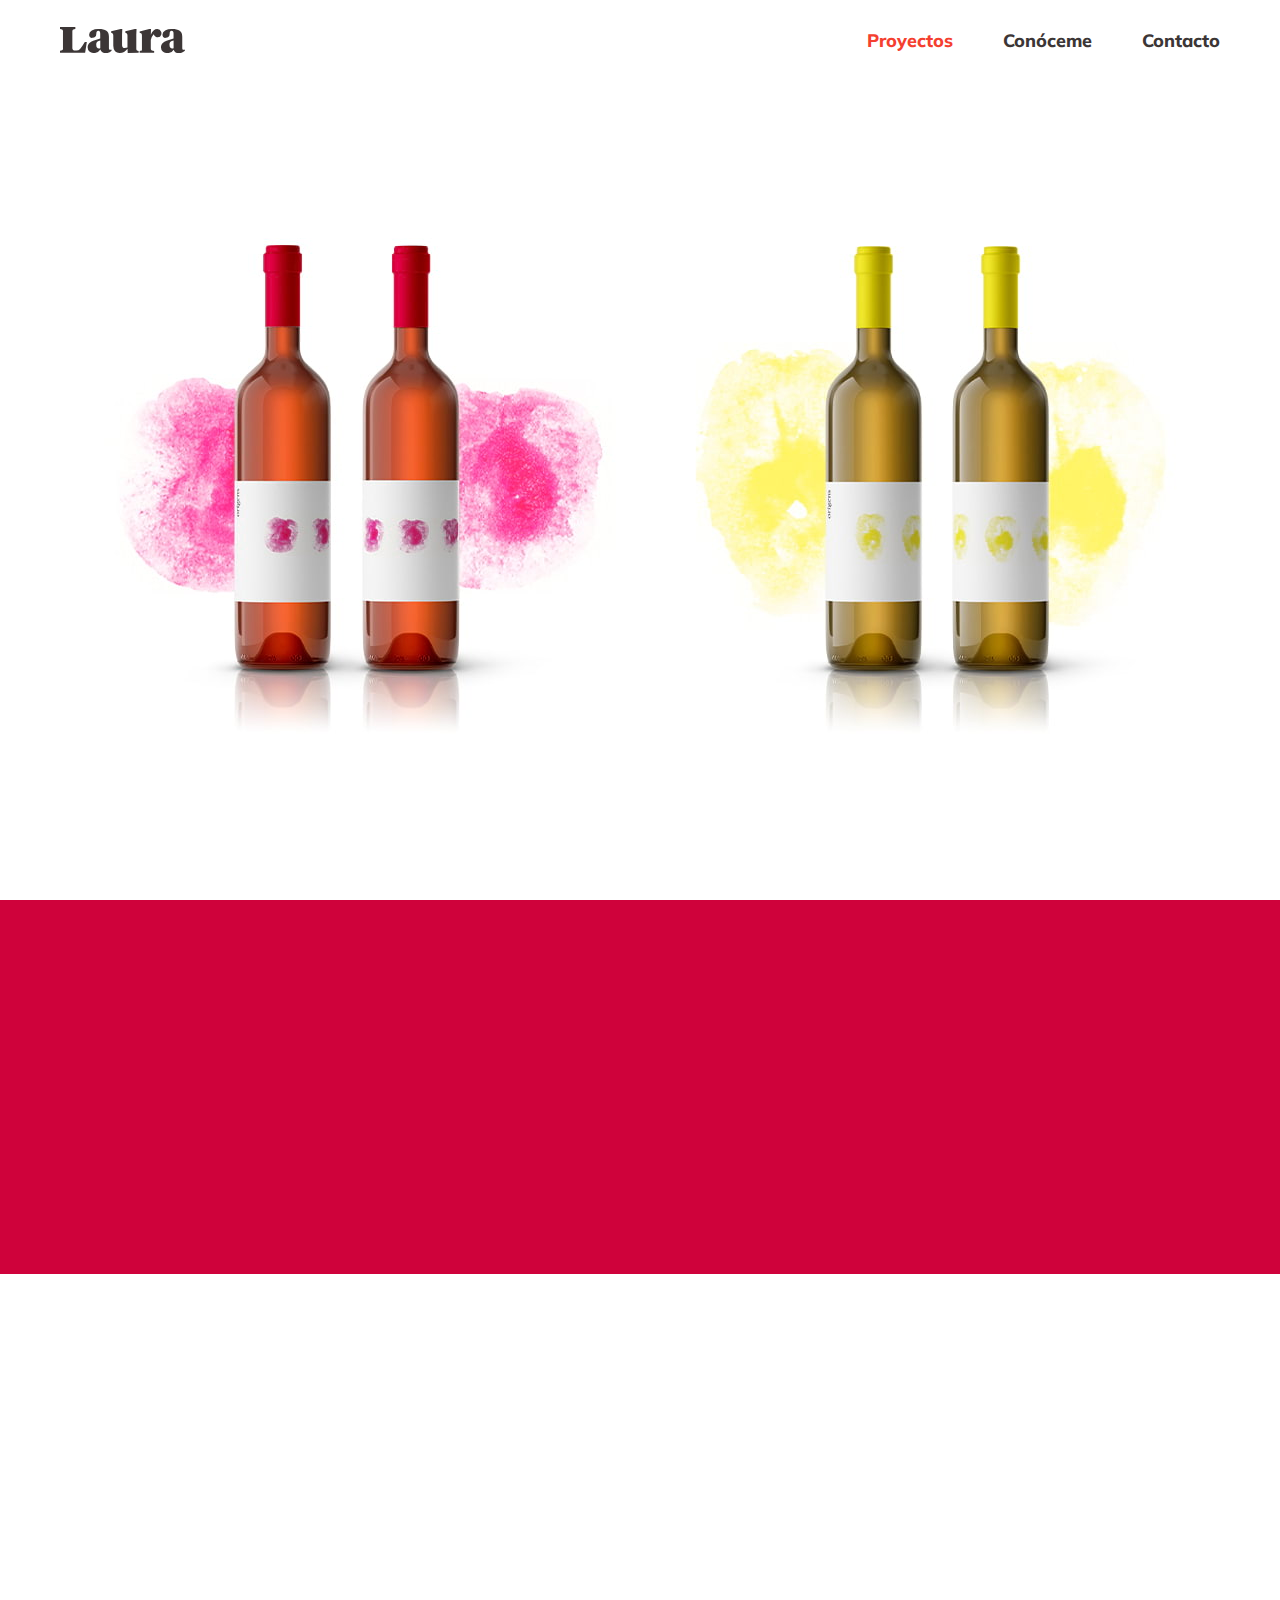
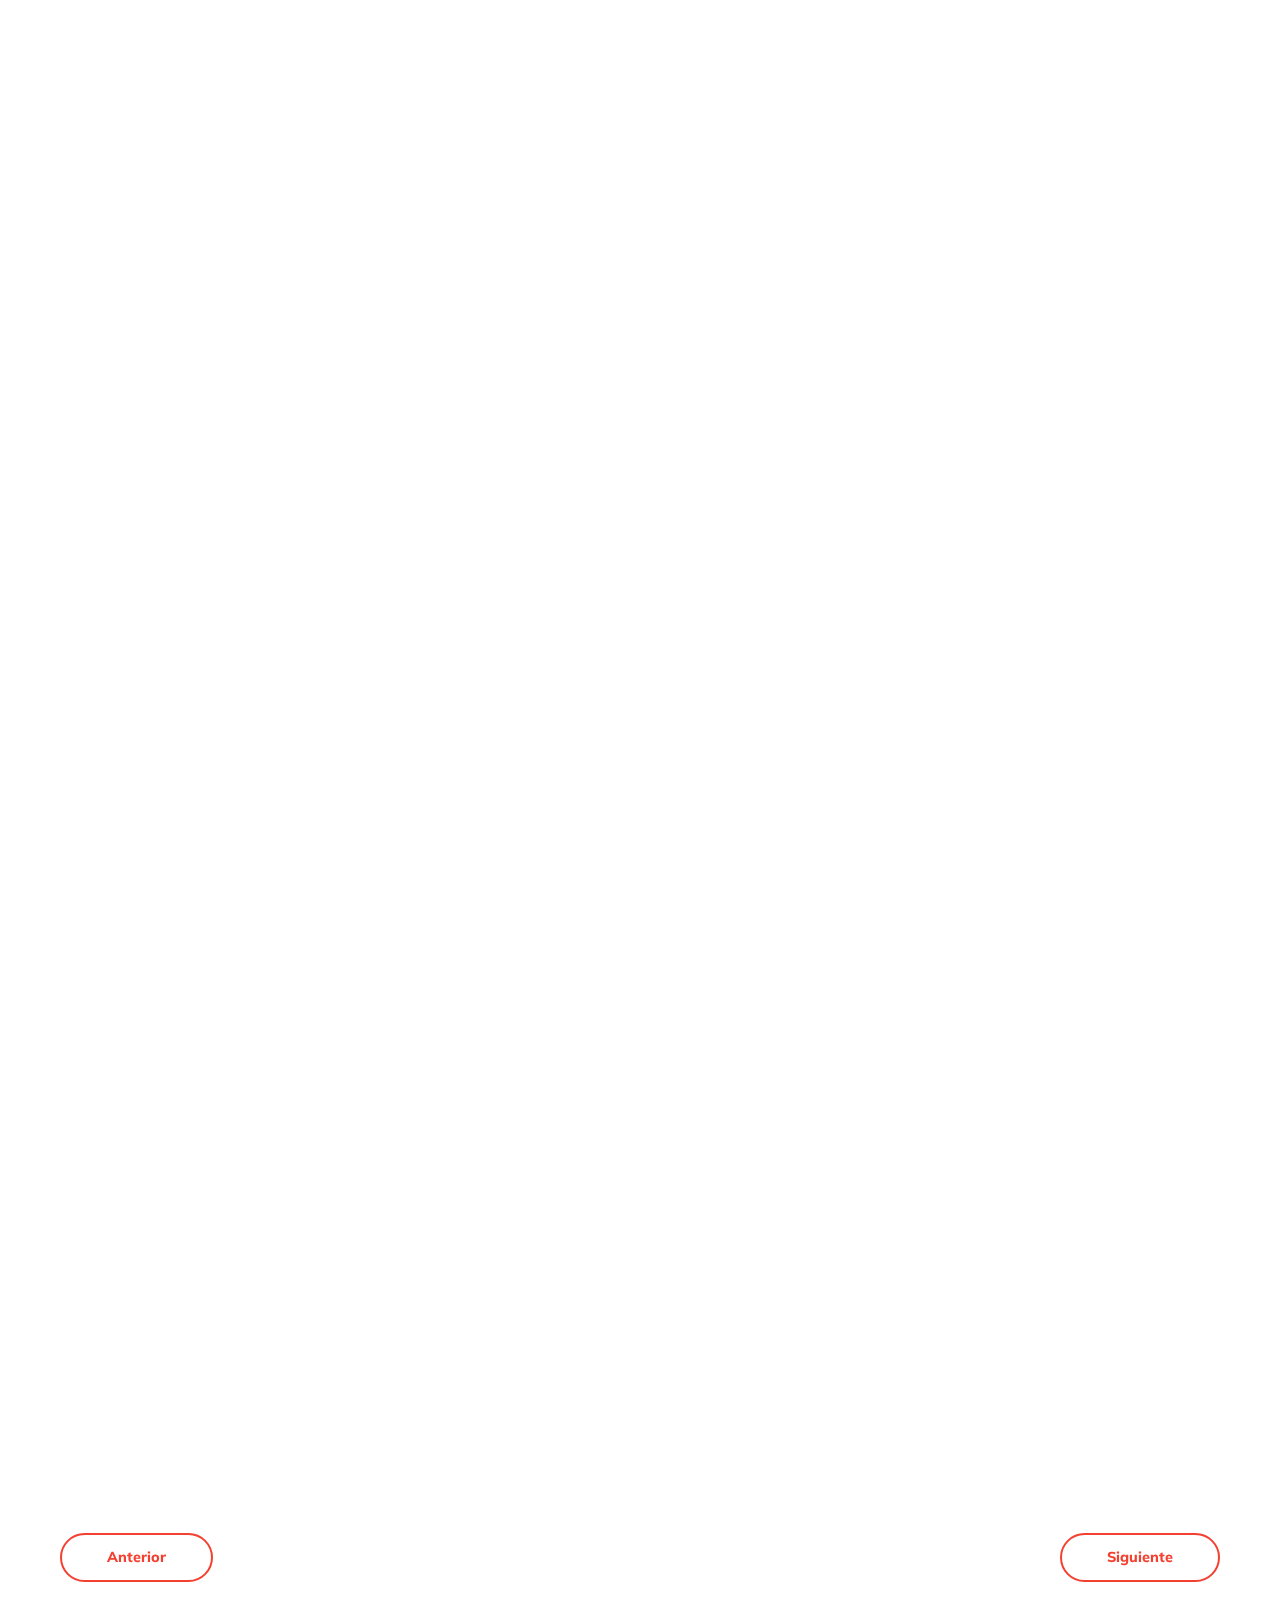
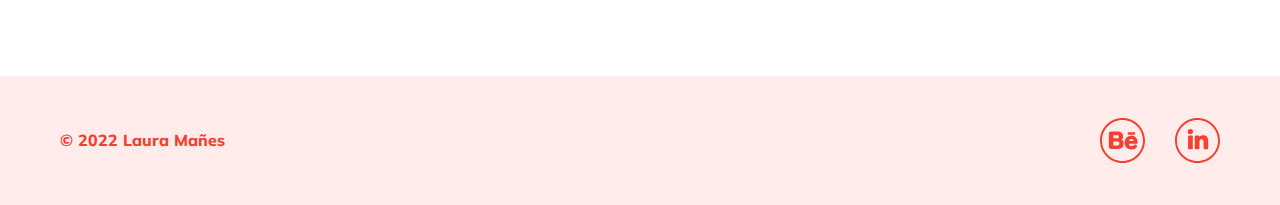
<file: proyectos/origens.html>
<!doctype html>
<html lang="es">
    <head>
        <meta charset="utf-8" />
        <meta name="viewport" content="width=device-width, initial-scale=1.0">
        <title>Laura Mañes ― Orígens</title>
        <meta name="title" content="Laura Mañes ― Diseñadora UX/UI">
        <meta name="description" content="Diseño de Experiencias digitales.">
        <link href="https://unpkg.com/aos@2.3.1/dist/aos.css" rel="stylesheet">
        <link href="https://fonts.googleapis.com/css2?family=Mulish:wght@400;800&family=Source+Serif+Pro:wght@400;900&display=swap" rel="stylesheet">
        <link rel="icon" href="../assets/img/laura-icon.png">
        <link rel="stylesheet" href="../assets/styles.css">

        <script>
            (function(h,o,t,j,a,r){
                h.hj=h.hj||function(){(h.hj.q=h.hj.q||[]).push(arguments)};
                h._hjSettings={hjid:1994449,hjsv:6};
                a=o.getElementsByTagName('head')[0];
                r=o.createElement('script');r.async=1;
                r.src=t+h._hjSettings.hjid+j+h._hjSettings.hjsv;
                a.appendChild(r);
                })(window,document,'https://static.hotjar.com/c/hotjar-','.js?sv=');
        </script>

    </head>

    <body data-aos-easing="ease" data-aos-duration="1000" data-aos-delay="0">
        <header class="header">
            <div class="wrapper__header">
                <a class="logo" href="../index.html">
                    <svg id="Capa_1" data-name="Capa 1" xmlns="http://www.w3.org/2000/svg" viewBox="0 0 141.59 29.67">
                    <path class="cls-0" d="M14 5.45v18a3.27 3.27 0 00.8 2.58 4.3 4.3 0 002.75.68h1a5.77 5.77 0 004.17-1.87 45.74 45.74 0 005.38-7.72h2.29l-1.9 12H0V27a5.23 5.23 0 002.82-.81 3.78 3.78 0 00.54-2.46V5.45A3.81 3.81 0 002.82 3 5.16 5.16 0 000 2.19V0h17.39v2.19a5.24 5.24 0 00-2.83.8A3.83 3.83 0 0014 5.45zM138.52 10.92v12.91c0 1.33.41 2 1.22 2a4 4 0 001.51-.25l.34 1.46a9.66 9.66 0 01-6.77 2.63c-3.08 0-5.08-1.34-6-4a8 8 0 01-7.2 3.85 7.58 7.58 0 01-5.19-1.73 6.13 6.13 0 01-2-4.89 6.07 6.07 0 011.68-4.56 12.29 12.29 0 014.65-2.65l7.89-2.73v-5.4c0-2.17-.7-3.26-2.1-3.26-1.56 0-2.33 1.25-2.33 3.75a4.46 4.46 0 01-4.48 4.25 3.44 3.44 0 01-2.83-1 3.34 3.34 0 01-.78-2.44 5.35 5.35 0 013-5 16.21 16.21 0 017.87-1.6c3.77 0 6.62.65 8.57 2s2.95 3.52 2.95 6.66zm-11.25 13.49a5.31 5.31 0 001.42-.24v-9l-2 .73a4.05 4.05 0 00-2 1.37 5 5 0 00-.63 2.87c.05 2.86 1.1 4.27 3.21 4.27zM55.44 10.92v12.91c0 1.33.4 2 1.22 2a4.08 4.08 0 001.51-.25l.34 1.42a9.67 9.67 0 01-6.77 2.63c-3.09 0-5.08-1.34-6-4a8.06 8.06 0 01-7.21 3.85 7.62 7.62 0 01-5.19-1.73 6.16 6.16 0 01-2-4.89 6.07 6.07 0 011.68-4.56 12.29 12.29 0 014.65-2.65l7.89-2.73V7.56c0-2.17-.7-3.26-2.09-3.26q-2.34 0-2.34 3.75a4.45 4.45 0 01-4.48 4.25 3.42 3.42 0 01-2.82-1 3.34 3.34 0 01-.78-2.44 5.34 5.34 0 013-5A16.28 16.28 0 0144 2.26c3.76 0 6.62.65 8.57 2s2.87 3.52 2.87 6.66zM44.23 24.41a5.19 5.19 0 001.41-.24v-9l-1.94.73a4.05 4.05 0 00-2 1.37 5 5 0 00-.63 2.87c0 2.86 1.05 4.27 3.16 4.27zM86.45 8.64v15.53a4.53 4.53 0 00.29 1.91c.2.37.5 1.1 2.37 1.1v2l-12.38.28-.24-4.75q-3.48 4.74-8.7 4.74a7.23 7.23 0 01-5.42-2.08q-2-2.08-2-6.19V9.75c0-1.58-.56-2.54-1.69-2.9l-.72-.24V4.68l10.8-2.42h1.83l-.29 6.38v11.7q0 3.48 3 3.48a10 10 0 003.14-.53V9.75c0-1.58-.56-2.54-1.69-2.9l-.73-.24V4.68L84.9 2.26h1.84zM114.58 5.26A4.6 4.6 0 00110 2.2c-2.58 0-5.6 2.17-7.06 6.7l.17-6.62h-2L90.25 5.2v1.41l.67.24c1.47.51 1.91 1 1.91 2.9v15.66a1.72 1.72 0 01-.29 1.1 1.3 1.3 0 01-.78.46c-.32.06-.82.13-1.51.19v2.05h16.42v-2.05a10.32 10.32 0 01-3.07-.75c-.49-.28-.73-.92-.73-1.93v-9.85a14.27 14.27 0 013.18-6.39l.28.4c1.4 2.06 2.76 3 4.54 3a4 4 0 003.8-2.9 5.2 5.2 0 00-.09-3.48z"/></svg>
                </a>
                    <button class="burger js-open">
                        <svg xmlns="http://www.w3.org/2000/svg" viewBox="0 0 32 32"><path d="M4 10h24c1.104 0 2-.896 2-2s-.896-2-2-2H4c-1.104 0-2 .896-2 2s.896 2 2 2zm24 4H4c-1.104 0-2 .896-2 2s.896 2 2 2h24c1.104 0 2-.896 2-2s-.896-2-2-2zm0 8H4c-1.104 0-2 .896-2 2s.896 2 2 2h24c1.104 0 2-.896 2-2s-.896-2-2-2z"/></svg>
                    </button>
                <nav class="navigation">
                    <button class="navigation__close js-close">
                        <svg xmlns="http://www.w3.org/2000/svg" viewBox="0 0 32 32"><path d="M25.9 23.1L18.8 16l7.1-7.1c.8-.8.8-2 0-2.8-.8-.8-2-.8-2.8 0L16 13.2 8.9 6.1c-.8-.8-2-.8-2.8 0s-.8 2 0 2.8l7.1 7.1-7.1 7.1c-.8.8-.8 2 0 2.8.8.8 2 .8 2.8 0l7.1-7.1 7.1 7.1c.8.8 2 .8 2.8 0 .8-.8.8-2 0-2.8z"/></svg>
                    </button>
                    <ul class="navigation__list">
                        <li><a class="nav-link active" href="../index.html">Proyectos</a></li>
                        <li><a class="nav-link" href="../conoceme.html">Conóceme</a></li>
                        <li><a class="nav-link" href="../contacto.html">Contacto</a></li>
                    </ul>
                </nav>
            </div>
        </header>
            
    <main>
        <section id="home" class="origens__bg"></section>

        <section id="proyectos" class="section__project__origens">
            <div class="container wrapper__project__intro">
                <div class="billboard__content__intro">
                    <h1 data-aos="fade-right" class="title-project-white">Orígens</h1>
                    <p data-aos="fade-right"
                    data-aos-offset="200"
                    data-aos-easing="ease-in-sine" class="description__project">Re-branding de la marca de vinos con DO de Alella "Orígens"</p>
                </div>
            </div>
            <div class="container wrapper__project__intro">
                <div data-aos="fade-right" class="container__column__project__intro">
                    <p class="white-title">Servicios</p>
                    <p class="white">Branding<br>
                                    Packaging</p>
                </div>
                <div data-aos="fade-right" class="container__column__project__intro">
                    <p class="white-title">Software</p>
                    <p class="white">Adobe Illustrator</p>
                </div>
                <div data-aos="fade-right" class="container__column__project__intro">
                    <p class="white-title">Cliente</p>
                    <p class="white">Josep Coll</p>
                </div>
            </div>
        </section>
        
        <section id="proyectos" class="section__project">
            <div class="container wrapper__project">
                <div data-aos="fade-up"
                data-aos-duration="2000" class="container__column__project">
                    <h2 class="project">Reto</h2>
                    <p>El vino con DO de Alella "Orígens" quería una nueva imagen para su marca, así que para ello se optó por desarrollar una propuesta basada en el elemento principal del vino, la <strong>uva</strong>.</p>
                </div>
                <div data-aos="fade-up"
                data-aos-duration="2000" class="container__column__project">
                    <img src="../assets/img/manchas.png" alt="manchas" style="margin-top: 30px;">
                </div>                
            </div>

            <div class="container wrapper__project">
                <div data-aos="fade-up"
                data-aos-duration="2000" class="container__column__project">
                    <h2 class="project">Solución</h2>
                    <p>Por este motivo, se decidió que nuestra protagonista fuera retratada a través de la <strong>mancha</strong> de su forma. Asimismo, para establecer una diferenciación entre el vino blanco y el rosado, se escogió el amarillo y el magenta, respectivamente.</p> 
                </div>
                <div data-aos="fade-up"
                data-aos-duration="2000" class="container__column__project">
                    <img src="../assets/img/colors_origens.png" alt="colors_origens">
                </div>
            </div>

            <div class="container wrapper__img">
                <div data-aos="fade-up"
                data-aos-duration="2000" class="container__column__img">
                    <img src="../assets/img/vinoamarillomanchacopa.jpg" alt="vinoamarillomanchacopa" style="border-radius: 10px;">
                </div>
                <div data-aos="fade-up"
                data-aos-duration="2000" data-aos-easing="ease-in-back" class="container__column__img">
                    <img src="../assets/img/vinomanchaamarillo.jpg" alt="vinomanchaamarillo" style="border-radius: 10px;">
                </div>
            </div>

            <div class="container wrapper__img">
                <div data-aos="fade-up"
                data-aos-duration="2000" class="container__column__img">
                    <img src="../assets/img/vinomancharojo.jpg" alt="vinomancharojo" style="border-radius: 10px;">
                </div>
                <div data-aos="fade-up"
                data-aos-duration="2000" data-aos-easing="ease-in-back" class="container__column__img">
                    <img src="../assets/img/vinoromanchacoparojo.jpg" alt="vinoromanchacoparojo" style="border-radius: 10px;">
                </div>
            </div>

            <div class="container wrapper__project">
                <div data-aos="fade-up"
                data-aos-duration="2000" class="container__column__project">
                    <p>Por lo que respecta a la tipografía, se escogió una serif con remates ligeramente redondeados y curvos que otorgaban esa calidad orgánica que el producto merecía.</p>
                </div> 
                <div data-aos="fade-up"
                data-aos-duration="2000" class="container__column__project">
                    <img src="../assets/img/typo_origens.png" alt="typo_origens" style="width: 100%;">
                </div>              
            </div>

            <div class="footer__button wrapper">
                <a data-ix="text-slide" href="../proyectos/space_travel.html" class="text-project-before">
                    <span>Anterior</span>
                </a>
                <a data-ix="text-slide" href="../proyectos/tengo_la_regla.html" class="text-project-after">
                    <span>Siguiente</span>
                </a>
            </div>   
        </section>

    </main>

        <footer class="footer">
            <div class="footer__container wrapper">
                <div class="footer__copyright">© 2022 Laura Mañes</div>
                <ul class="social">
                    <li>
                        <a class="social__item" href="https://www.behance.net/lauramanyes" target="_blank" rel="noopener noreferrer">
                            <svg id="Capa_1" data-name="Capa 1" xmlns="http://www.w3.org/2000/svg" viewBox="0 0 490.7 490.7"><defs><style>.cls-3{fill:#f44030;}</style></defs><title>behance</title>
                            <path class="cls-3" d="M245.4,490.7C109.8,490.7.1,380.8.1,245.3S109.8,0,245.4,0,490.7,109.8,490.7,245.3,380.9,490.5,245.4,490.7Zm0-469.4c-123.7,0-224,100.3-224,224s100.3,224,224,224,224-100.3,224-224S369,21.5,245.4,21.3Z"/>
                            <path class="cls-3" d="M255.71,262.16c-2.24-8.6-5.67-15.37-10.19-20.11h0a32.37,32.37,0,0,0-9.17-6.71,1.75,1.75,0,0,1-.62-.57,1.15,1.15,0,0,1-.2-.93,1.37,1.37,0,0,1,.55-.87c10-6.68,15.33-17.94,15.33-32.56,0-16.59-5.65-30.25-16.33-39.48-9.84-8.52-23.42-13-39.27-13h-75a24.33,24.33,0,0,0-24.3,24.3V314.6a24.33,24.33,0,0,0,24.3,24.3h75.6c4.16,0,18.82-.56,32.88-7.75,16.19-8.32,25.56-22,27.85-40.63l.05-.43c1.5-15.21-.39-23.32-1.3-27.21ZM145.9,258.3a1.27,1.27,0,0,1,1.3-1.3h48.54c1.62,0,15.86.81,15.86,21.7,0,13.41-6,20.05-18.45,20.3h-46a1.37,1.37,0,0,1-1.3-1.4Zm55.25-39.22c-2.56,2.44-5.55,2.53-8.44,2.61H147.3a1.38,1.38,0,0,1-1.4-1.4V189.2a1.38,1.38,0,0,1,1.4-1.4H196c.94,0,9.24.75,9.24,15.5C205.2,211.26,203.86,216.44,201.15,219.08Z"/>
                            <path class="cls-3" d="M393,214.7c-11.7-13.34-28.81-20.1-50.86-20.1-38.38,0-56.57,20.26-65.1,37.32a91.91,91.91,0,0,0-8.67,29.83c0,.15-1.64,15.95,1.61,28.34,2.92,12.79,8.41,23.5,16.3,31.81,12.82,13.8,31.58,20.8,55.86,20.8h2.3c6.08,0,21.78-.73,36.17-7.49,8.62-4.15,15-9.24,19.57-15.57A19.73,19.73,0,0,0,401.72,299a20.15,20.15,0,0,0-18-11.09,19.46,19.46,0,0,0-16.46,8.82,17.62,17.62,0,0,1-2.31,2.88c-4.24,4.32-12,6.7-21.83,6.7h-1.2a32.19,32.19,0,0,1-16-4.11c-6.35-3.74-10.27-10.27-11.34-18.89v-.4a1.37,1.37,0,0,1,1.4-1.3h82a12.33,12.33,0,0,0,12.2-12C410.41,256.66,408.45,232.35,393,214.7Zm-76.39,35.2-.14-.05a1.46,1.46,0,0,1-.94-1.82c4.59-12.47,14.25-19.33,27.21-19.33,7.36,0,13.35,2.14,17.33,6.2s5.8,9.55,6.58,13.43a1.36,1.36,0,0,1-.31,1.15,1.27,1.27,0,0,1-1,.42H316.8C316.63,249.9,316.52,249.88,316.57,249.9Z"/>
                            <path class="cls-3" d="M313.6,182.7h57.7c7.12,0,12.7-6.06,12.7-13.8s-5.7-13.8-12.7-13.8H313.6c-7,0-12.7,6.19-12.7,13.8S306.6,182.7,313.6,182.7Z"/></svg>
                        </a>
                    </li>
                    <li>
                        <a class="social__item" href="https://www.linkedin.com/in/lauramanyes/" target="_blank" rel="noopener noreferrer">
                            <svg id="Capa_1" data-name="Capa 1" xmlns="http://www.w3.org/2000/svg" viewBox="0 0 490.7 490.7"><defs><style>.cls-3{fill:#f44030;}</style></defs><title>linkedin</title>
                            <path class="cls-3" d="M245.3,490.7C109.8,490.7,0,380.8,0,245.3S109.8,0,245.3,0,490.6,109.8,490.6,245.3,380.8,490.5,245.3,490.7Zm0-469.4c-123.7,0-224,100.3-224,224s100.3,224,224,224,224-100.3,224-224S369,21.5,245.3,21.3Z"/>
                            <path class="cls-3" d="M351.76,208.6c-9-14.3-24.22-21.25-46.53-21.25-18.71,0-32.3,8.42-40.17,17.64v-3a11,11,0,0,0-11-11h-27.2a11,11,0,0,0-11,11h0V330.84a11,11,0,0,0,11,11h29a11,11,0,0,0,11-11V267.09c0-24.24,6.95-34.13,24-34.13,18.84,0,20.38,16,20.38,35.35v62.53a11,11,0,0,0,11,11h29.24a10.69,10.69,0,0,0,10.67-10.67V259.24C362.1,235.57,358.91,220,351.76,208.6Z"/><rect class="cls-3" x="142.78" y="191" width="51" height="150.8" rx="10.11"/>
                            <path class="cls-3" d="M168.25,118.9A29.17,29.17,0,0,0,166,177.17c.7.05,1.39.07,2.08.07a28.87,28.87,0,0,0,19.8-7.78,29.31,29.31,0,0,0,9.34-21.2v-.37A29.11,29.11,0,0,0,168.25,118.9Z"/></svg>
                        </a>
                    </li>
                </ul>
            </div>
        </footer>

        <script
        src="https://code.jquery.com/jquery-3.4.1.min.js"
        integrity="sha256-CSXorXvZcTkaix6Yvo6HppcZGetbYMGWSFlBw8HfCJo="
        crossorigin="anonymous"></script>

        <script src="../assets/app.js"></script>
        <script src="https://unpkg.com/aos@2.3.1/dist/aos.js"></script>
        <script>
            AOS.init ({
                duration: 1000,
                once: true,
            });
        </script>

    </body>
</html>
</file>
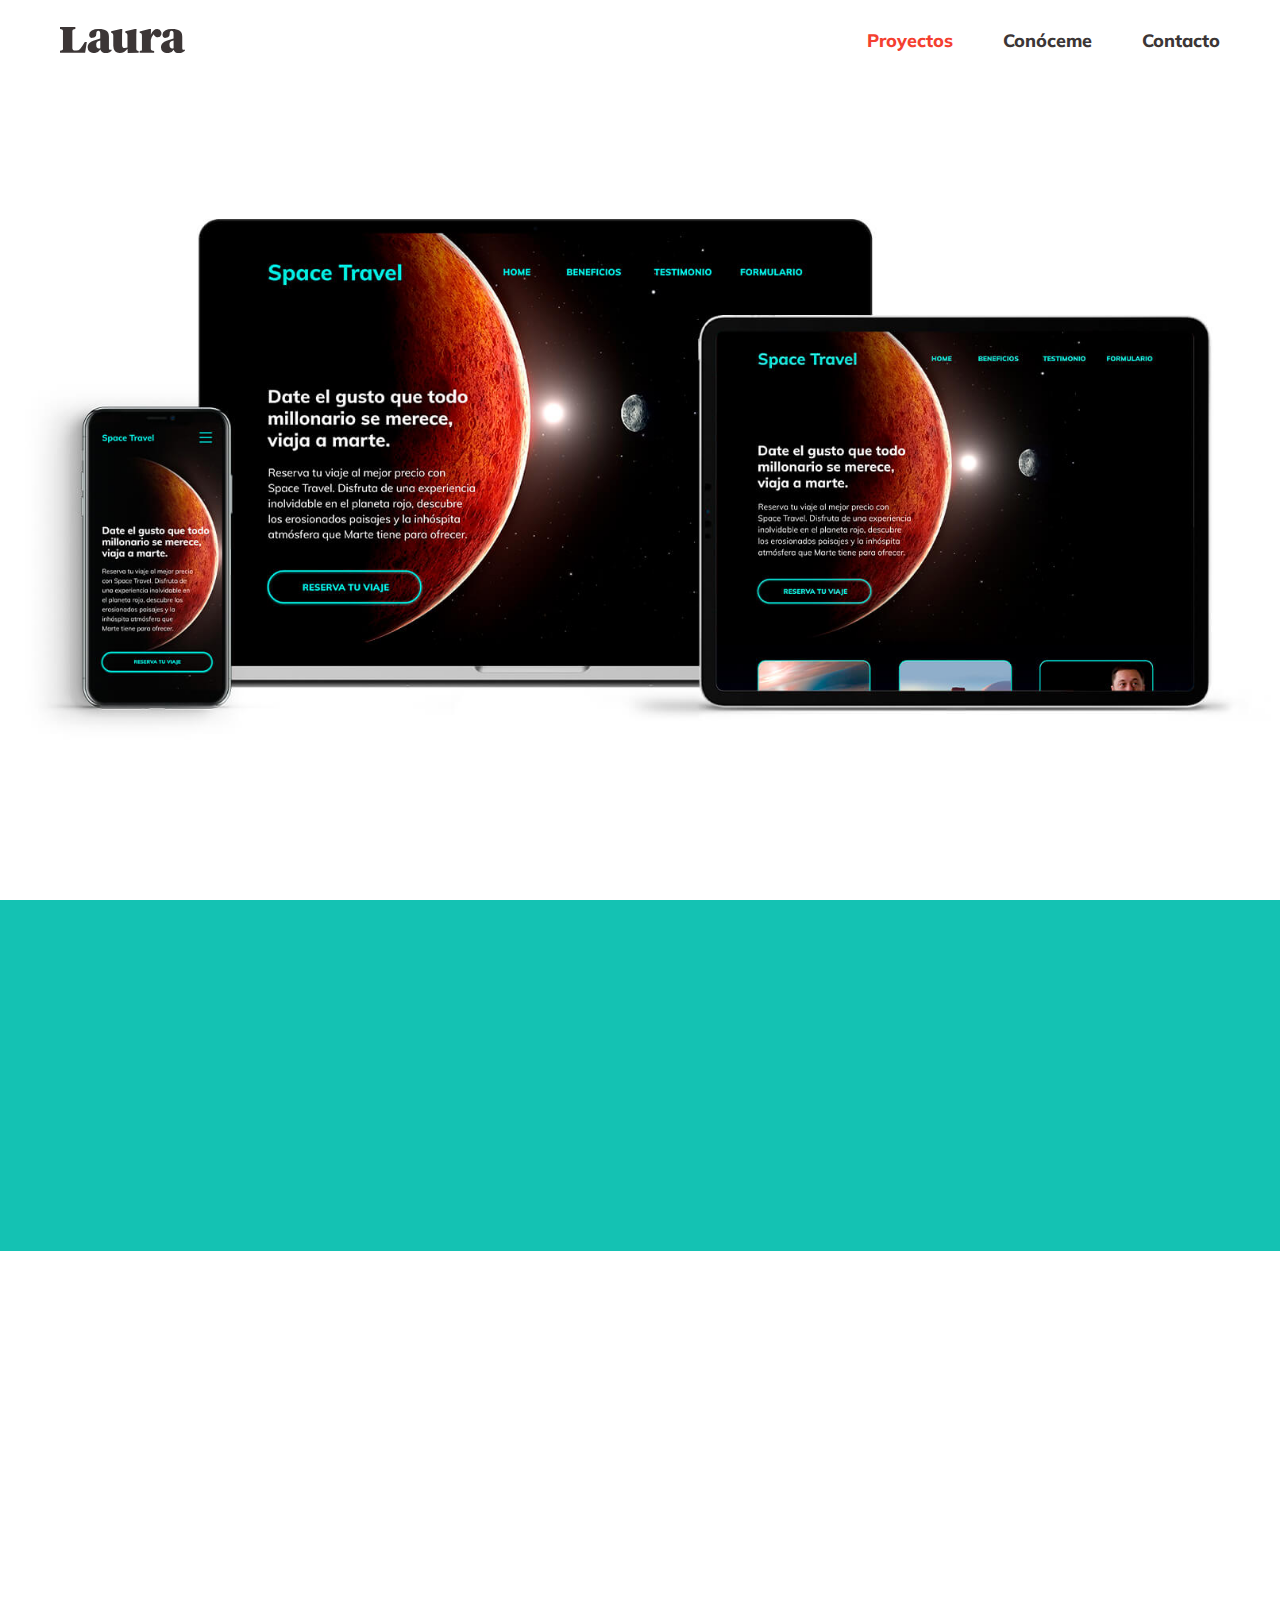
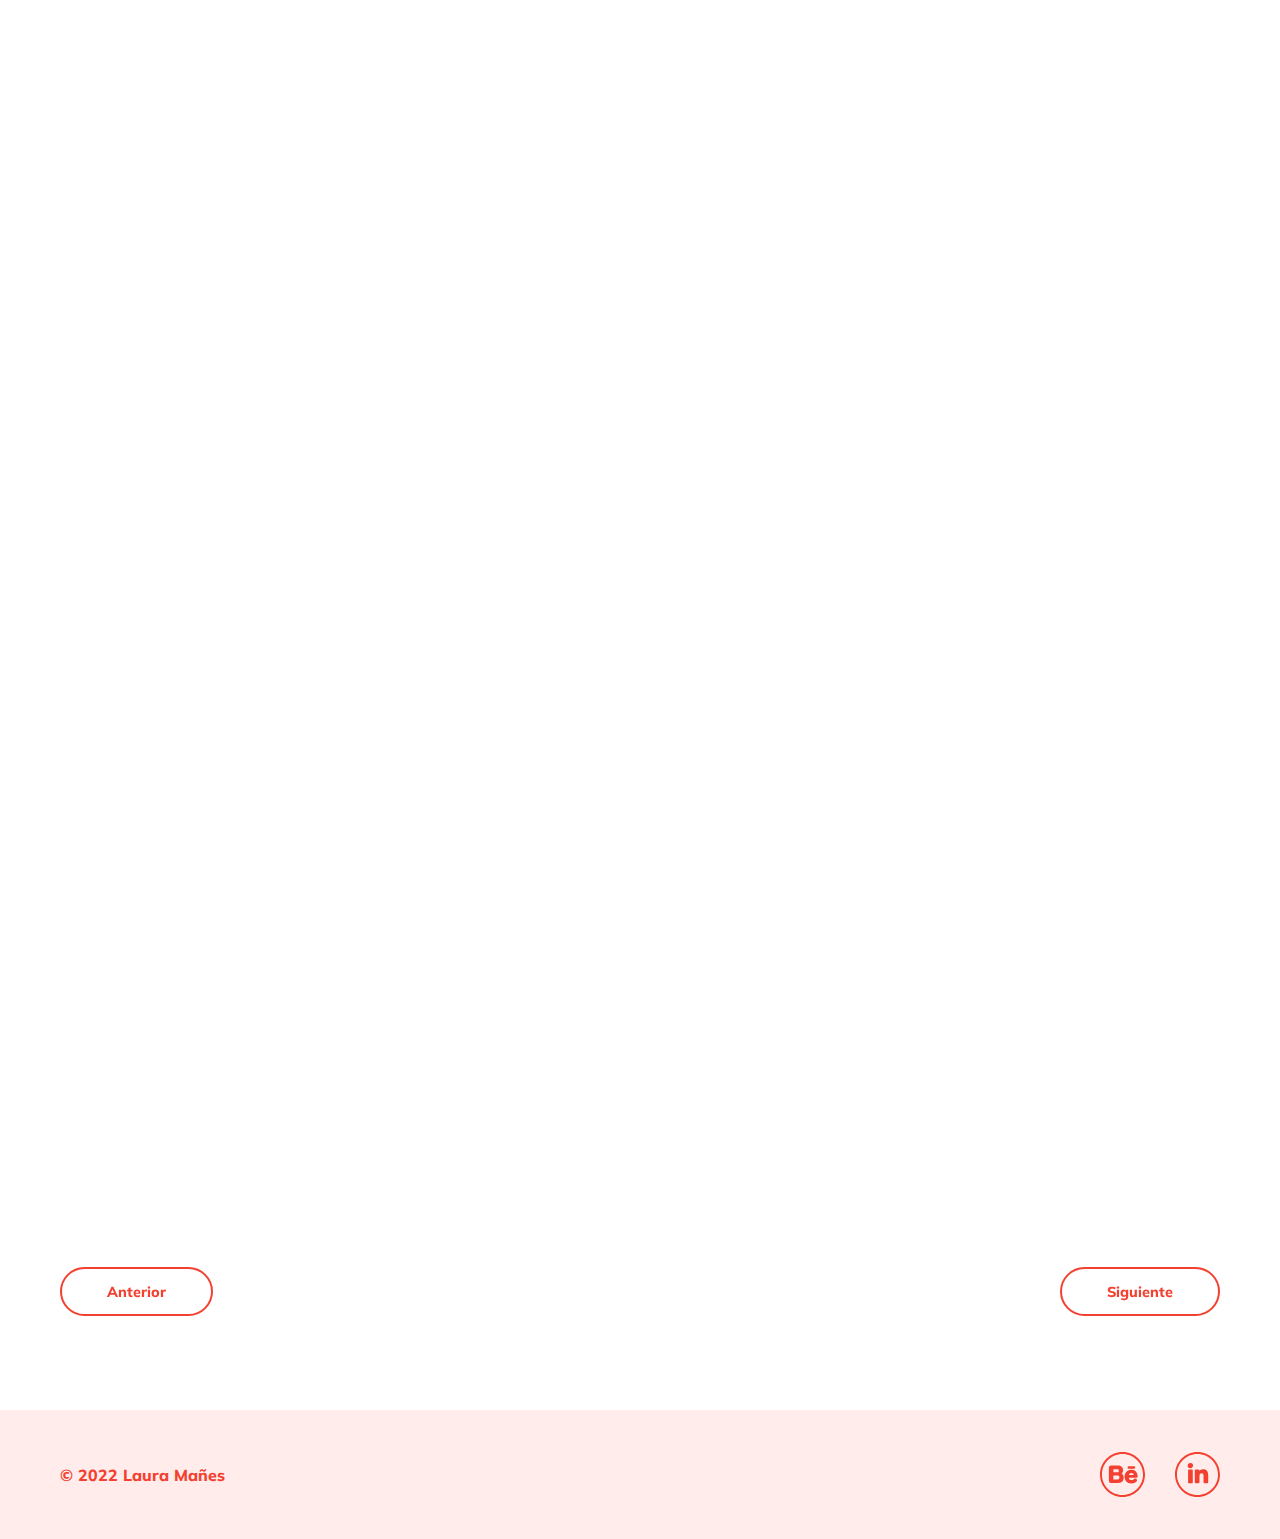
<file: proyectos/space_travel.html>
<!doctype html>
<html lang="es">
    <head>
        <meta charset="utf-8" />
        <meta name="viewport" content="width=device-width, initial-scale=1.0">
        <title>Laura Mañes ― Space Travel</title>
        <meta name="title" content="Laura Mañes ― Diseñadora UX/UI">
        <meta name="description" content="Diseño de Experiencias digitales.">
        <link href="https://unpkg.com/aos@2.3.1/dist/aos.css" rel="stylesheet">
        <link href="https://fonts.googleapis.com/css2?family=Mulish:wght@400;800&family=Source+Serif+Pro:wght@400;900&display=swap" rel="stylesheet">
        <link rel="icon" href="../assets/img/laura-icon.png">
        <link rel="stylesheet" href="../assets/styles.css">

        <script>
            (function(h,o,t,j,a,r){
                h.hj=h.hj||function(){(h.hj.q=h.hj.q||[]).push(arguments)};
                h._hjSettings={hjid:1994449,hjsv:6};
                a=o.getElementsByTagName('head')[0];
                r=o.createElement('script');r.async=1;
                r.src=t+h._hjSettings.hjid+j+h._hjSettings.hjsv;
                a.appendChild(r);
                })(window,document,'https://static.hotjar.com/c/hotjar-','.js?sv=');
        </script>

    </head>

    <body data-aos-easing="ease" data-aos-duration="1000" data-aos-delay="0">
        <header class="header">
            <div class="wrapper__header">
                <a class="logo" href="../index.html">
                    <svg id="Capa_1" data-name="Capa 1" xmlns="http://www.w3.org/2000/svg" viewBox="0 0 141.59 29.67">
                    <path class="cls-0" d="M14 5.45v18a3.27 3.27 0 00.8 2.58 4.3 4.3 0 002.75.68h1a5.77 5.77 0 004.17-1.87 45.74 45.74 0 005.38-7.72h2.29l-1.9 12H0V27a5.23 5.23 0 002.82-.81 3.78 3.78 0 00.54-2.46V5.45A3.81 3.81 0 002.82 3 5.16 5.16 0 000 2.19V0h17.39v2.19a5.24 5.24 0 00-2.83.8A3.83 3.83 0 0014 5.45zM138.52 10.92v12.91c0 1.33.41 2 1.22 2a4 4 0 001.51-.25l.34 1.46a9.66 9.66 0 01-6.77 2.63c-3.08 0-5.08-1.34-6-4a8 8 0 01-7.2 3.85 7.58 7.58 0 01-5.19-1.73 6.13 6.13 0 01-2-4.89 6.07 6.07 0 011.68-4.56 12.29 12.29 0 014.65-2.65l7.89-2.73v-5.4c0-2.17-.7-3.26-2.1-3.26-1.56 0-2.33 1.25-2.33 3.75a4.46 4.46 0 01-4.48 4.25 3.44 3.44 0 01-2.83-1 3.34 3.34 0 01-.78-2.44 5.35 5.35 0 013-5 16.21 16.21 0 017.87-1.6c3.77 0 6.62.65 8.57 2s2.95 3.52 2.95 6.66zm-11.25 13.49a5.31 5.31 0 001.42-.24v-9l-2 .73a4.05 4.05 0 00-2 1.37 5 5 0 00-.63 2.87c.05 2.86 1.1 4.27 3.21 4.27zM55.44 10.92v12.91c0 1.33.4 2 1.22 2a4.08 4.08 0 001.51-.25l.34 1.42a9.67 9.67 0 01-6.77 2.63c-3.09 0-5.08-1.34-6-4a8.06 8.06 0 01-7.21 3.85 7.62 7.62 0 01-5.19-1.73 6.16 6.16 0 01-2-4.89 6.07 6.07 0 011.68-4.56 12.29 12.29 0 014.65-2.65l7.89-2.73V7.56c0-2.17-.7-3.26-2.09-3.26q-2.34 0-2.34 3.75a4.45 4.45 0 01-4.48 4.25 3.42 3.42 0 01-2.82-1 3.34 3.34 0 01-.78-2.44 5.34 5.34 0 013-5A16.28 16.28 0 0144 2.26c3.76 0 6.62.65 8.57 2s2.87 3.52 2.87 6.66zM44.23 24.41a5.19 5.19 0 001.41-.24v-9l-1.94.73a4.05 4.05 0 00-2 1.37 5 5 0 00-.63 2.87c0 2.86 1.05 4.27 3.16 4.27zM86.45 8.64v15.53a4.53 4.53 0 00.29 1.91c.2.37.5 1.1 2.37 1.1v2l-12.38.28-.24-4.75q-3.48 4.74-8.7 4.74a7.23 7.23 0 01-5.42-2.08q-2-2.08-2-6.19V9.75c0-1.58-.56-2.54-1.69-2.9l-.72-.24V4.68l10.8-2.42h1.83l-.29 6.38v11.7q0 3.48 3 3.48a10 10 0 003.14-.53V9.75c0-1.58-.56-2.54-1.69-2.9l-.73-.24V4.68L84.9 2.26h1.84zM114.58 5.26A4.6 4.6 0 00110 2.2c-2.58 0-5.6 2.17-7.06 6.7l.17-6.62h-2L90.25 5.2v1.41l.67.24c1.47.51 1.91 1 1.91 2.9v15.66a1.72 1.72 0 01-.29 1.1 1.3 1.3 0 01-.78.46c-.32.06-.82.13-1.51.19v2.05h16.42v-2.05a10.32 10.32 0 01-3.07-.75c-.49-.28-.73-.92-.73-1.93v-9.85a14.27 14.27 0 013.18-6.39l.28.4c1.4 2.06 2.76 3 4.54 3a4 4 0 003.8-2.9 5.2 5.2 0 00-.09-3.48z"/></svg>
                </a>
                    <button class="burger js-open">
                        <svg xmlns="http://www.w3.org/2000/svg" viewBox="0 0 32 32"><path d="M4 10h24c1.104 0 2-.896 2-2s-.896-2-2-2H4c-1.104 0-2 .896-2 2s.896 2 2 2zm24 4H4c-1.104 0-2 .896-2 2s.896 2 2 2h24c1.104 0 2-.896 2-2s-.896-2-2-2zm0 8H4c-1.104 0-2 .896-2 2s.896 2 2 2h24c1.104 0 2-.896 2-2s-.896-2-2-2z"/></svg>
                    </button>
                <nav class="navigation">
                    <button class="navigation__close js-close">
                        <svg xmlns="http://www.w3.org/2000/svg" viewBox="0 0 32 32"><path d="M25.9 23.1L18.8 16l7.1-7.1c.8-.8.8-2 0-2.8-.8-.8-2-.8-2.8 0L16 13.2 8.9 6.1c-.8-.8-2-.8-2.8 0s-.8 2 0 2.8l7.1 7.1-7.1 7.1c-.8.8-.8 2 0 2.8.8.8 2 .8 2.8 0l7.1-7.1 7.1 7.1c.8.8 2 .8 2.8 0 .8-.8.8-2 0-2.8z"/></svg>
                    </button>
                    <ul class="navigation__list">
                        <li><a class="nav-link active" href="../index.html">Proyectos</a></li>
                        <li><a class="nav-link" href="../conoceme.html">Conóceme</a></li>
                        <li><a class="nav-link" href="../contacto.html">Contacto</a></li>
                    </ul>
                </nav>
            </div>
        </header>

    <main>
        <section id="home" class="spacetravel__bg"></section>
        
        <section id="proyectos" class="section__project__space">
            <div class="container wrapper__project__intro">
                <div class="billboard__content__intro">
                    <h1 data-aos="fade-right" class="title-project-white">Space Travel</h1>
                    <p data-aos="fade-right"
                        data-aos-offset="200"
                        data-aos-easing="ease-in-sine" class="description__project">Landing para la agencia de viajes de lujo Space Travel</p>
                </div>
            </div>
            <div class="container wrapper__project__intro">
                <div data-aos="fade-right" class="container__column__project__intro">
                    <p class="white-title">Servicios</p>
                    <p class="white">Diseño UX/UI</p>
                </div>
                <div data-aos="fade-right" class="container__column__project__intro">
                    <p class="white-title">Software</p>
                    <p class="white">Figma</p>
                </div>
                <div data-aos="fade-right" class="container__column__project__intro">
                    <p class="white-title">Créditos</p>
                    <p class="white">Imágenes: <a class="white-link" href="https://www.pexels.com/es-es/" target="_blank" rel="noopener noreferrer">Pexels</a></p>
                </div>
            </div>
        </section>
        
        
        <section id="proyectos" class="section__project">
            <div class="container wrapper__project">
                <div data-aos="fade-up"
                data-aos-duration="2000" class="container__column__project">
                    <h2 class="project">Reto</h2>
                    <p>Space Travel es el volcado y puesta en práctica de los conocimientos acerca de UX/UI. El ejercicio consistía en diseñar una landing con el objetivo de promocionar y reservar los viajes espaciales de una agencia futurista. Con todo, la idea era hacerla creativa y responsive, partiendo de mobile first.</p>
                </div>
                <div data-aos="fade-up"
                data-aos-duration="2000" class="container__column__project">
                    <img src="../assets/img/device_spacetravel.png" alt="device_spacetravel">
                </div>                
            </div>

            <div class="container wrapper__project">
                <div data-aos="fade-up"
                data-aos-duration="2000" class="container__column__project">
                    <h2 class="project">Solución</h2>
                    <p>Creación de una <strong>landing visual</strong>, ordenada en los diversos apartados de interés.
                    Primero de todo, se elaboraron los wireframes para estructurar todo el contenido de la landing; para ello, se mantuvo un ritmo de lectura vertical a través de la proporción que establecen los diversos espacios, múltiplos de 4, compuestos por la grid (4px). 
                    Posteriormente, se aplicó todo el diseño.</p><br>
                </div>
                <div data-aos="fade-up"
                data-aos-duration="2000" class="container__column__project">
                    <p class="subtitle__project">Layout </p>
                    <img src="../assets/img/detalle wireframes space travel.png" alt="detalle-spacetravel-wireframe" style="width: 70%; margin-bottom: 10px;">
                </div>
            </div>

            <div class="container wrapper__project">
                <div data-aos="fade-up"
                data-aos-duration="2000" class="container__column__project">
                    <p class="subtitle__project">Wireframes</p>
                    <img src="../assets/img/spacetravel-wireframing.png" alt="spacetravel-wireframing" style="margin-bottom: 25px;">
                </div>
                <div data-aos="fade-up"
                data-aos-duration="2000" class="container__column__project">
                    <p class="subtitle__project">Diseño</p>
                    <img src="../assets/img/spacetravel-design.png" alt="spacetravel-design" style="margin-bottom: 25px;">
                </div>
            </div>

            <div class="container wrapper__project">
                <div class="container__column__project">
                    <p data-aos="fade-up"
                    data-aos-duration="2000">En cuanto a la gama cromática, se escogió una que recordase al espacio y sus colores vibrantes; es por ese motivo que se optó por una predominancia en el azul eléctrico, junto con un degradado de este hacia el negro. Para destacar el CTA, se eligió un turquesa que contrastaba y casaba bien con el resto de la paleta.</p>
                    <img data-aos="fade-up"
                    data-aos-duration="2000" src="../assets/img/colors_spacetravel.png" alt="colors_spacetravel" style="margin-top: 25px;">
                </div>
                <div class="container__column__project">
                    <p data-aos="fade-up"
                    data-aos-duration="2000" >Mientras que para la tipografía se empleó el blanco, pues esto evocaba al brillo de las estrellas, además de permitir una buena legibilidad. Así como la tipografía empleada es de tipo sans serif que le aporta al diseño un aspecto actual además de tener la "a" una terminación redondeada que encaja con el resto del diseño.</p>
                    <img data-aos="fade-up"
                    data-aos-duration="2000" src="../assets/img/typo_spacetravel.png" alt="typo_spacetravel" style="margin-top: 20px;">
                </div>                
            </div>

            <div class="footer__button wrapper">
                <a data-ix="text-slide" href="../proyectos/rupta.html" class="text-project-before">
                    <span>Anterior</span>
                </a>
                <a data-ix="text-slide" href="../proyectos/origens.html" class="text-project-after">
                    <span>Siguiente</span>
                </a>
            </div>
        </section>

    </main>

        <footer class="footer">
            <div class="footer__container wrapper">
                <div class="footer__copyright">© 2022 Laura Mañes</div>
                <ul class="social">
                    <li>
                        <a class="social__item" href="https://www.behance.net/lauramanyes" target="_blank" rel="noopener noreferrer">
                            <svg id="Capa_1" data-name="Capa 1" xmlns="http://www.w3.org/2000/svg" viewBox="0 0 490.7 490.7"><defs><style>.cls-3{fill:#f44030;}</style></defs><title>behance</title>
                            <path class="cls-3" d="M245.4,490.7C109.8,490.7.1,380.8.1,245.3S109.8,0,245.4,0,490.7,109.8,490.7,245.3,380.9,490.5,245.4,490.7Zm0-469.4c-123.7,0-224,100.3-224,224s100.3,224,224,224,224-100.3,224-224S369,21.5,245.4,21.3Z"/>
                            <path class="cls-3" d="M255.71,262.16c-2.24-8.6-5.67-15.37-10.19-20.11h0a32.37,32.37,0,0,0-9.17-6.71,1.75,1.75,0,0,1-.62-.57,1.15,1.15,0,0,1-.2-.93,1.37,1.37,0,0,1,.55-.87c10-6.68,15.33-17.94,15.33-32.56,0-16.59-5.65-30.25-16.33-39.48-9.84-8.52-23.42-13-39.27-13h-75a24.33,24.33,0,0,0-24.3,24.3V314.6a24.33,24.33,0,0,0,24.3,24.3h75.6c4.16,0,18.82-.56,32.88-7.75,16.19-8.32,25.56-22,27.85-40.63l.05-.43c1.5-15.21-.39-23.32-1.3-27.21ZM145.9,258.3a1.27,1.27,0,0,1,1.3-1.3h48.54c1.62,0,15.86.81,15.86,21.7,0,13.41-6,20.05-18.45,20.3h-46a1.37,1.37,0,0,1-1.3-1.4Zm55.25-39.22c-2.56,2.44-5.55,2.53-8.44,2.61H147.3a1.38,1.38,0,0,1-1.4-1.4V189.2a1.38,1.38,0,0,1,1.4-1.4H196c.94,0,9.24.75,9.24,15.5C205.2,211.26,203.86,216.44,201.15,219.08Z"/>
                            <path class="cls-3" d="M393,214.7c-11.7-13.34-28.81-20.1-50.86-20.1-38.38,0-56.57,20.26-65.1,37.32a91.91,91.91,0,0,0-8.67,29.83c0,.15-1.64,15.95,1.61,28.34,2.92,12.79,8.41,23.5,16.3,31.81,12.82,13.8,31.58,20.8,55.86,20.8h2.3c6.08,0,21.78-.73,36.17-7.49,8.62-4.15,15-9.24,19.57-15.57A19.73,19.73,0,0,0,401.72,299a20.15,20.15,0,0,0-18-11.09,19.46,19.46,0,0,0-16.46,8.82,17.62,17.62,0,0,1-2.31,2.88c-4.24,4.32-12,6.7-21.83,6.7h-1.2a32.19,32.19,0,0,1-16-4.11c-6.35-3.74-10.27-10.27-11.34-18.89v-.4a1.37,1.37,0,0,1,1.4-1.3h82a12.33,12.33,0,0,0,12.2-12C410.41,256.66,408.45,232.35,393,214.7Zm-76.39,35.2-.14-.05a1.46,1.46,0,0,1-.94-1.82c4.59-12.47,14.25-19.33,27.21-19.33,7.36,0,13.35,2.14,17.33,6.2s5.8,9.55,6.58,13.43a1.36,1.36,0,0,1-.31,1.15,1.27,1.27,0,0,1-1,.42H316.8C316.63,249.9,316.52,249.88,316.57,249.9Z"/>
                            <path class="cls-3" d="M313.6,182.7h57.7c7.12,0,12.7-6.06,12.7-13.8s-5.7-13.8-12.7-13.8H313.6c-7,0-12.7,6.19-12.7,13.8S306.6,182.7,313.6,182.7Z"/></svg>
                        </a>
                    </li>
                    <li>
                        <a class="social__item" href="https://www.linkedin.com/in/lauramanyes/" target="_blank" rel="noopener noreferrer">
                            <svg id="Capa_1" data-name="Capa 1" xmlns="http://www.w3.org/2000/svg" viewBox="0 0 490.7 490.7"><defs><style>.cls-3{fill:#f44030;}</style></defs><title>linkedin</title>
                            <path class="cls-3" d="M245.3,490.7C109.8,490.7,0,380.8,0,245.3S109.8,0,245.3,0,490.6,109.8,490.6,245.3,380.8,490.5,245.3,490.7Zm0-469.4c-123.7,0-224,100.3-224,224s100.3,224,224,224,224-100.3,224-224S369,21.5,245.3,21.3Z"/>
                            <path class="cls-3" d="M351.76,208.6c-9-14.3-24.22-21.25-46.53-21.25-18.71,0-32.3,8.42-40.17,17.64v-3a11,11,0,0,0-11-11h-27.2a11,11,0,0,0-11,11h0V330.84a11,11,0,0,0,11,11h29a11,11,0,0,0,11-11V267.09c0-24.24,6.95-34.13,24-34.13,18.84,0,20.38,16,20.38,35.35v62.53a11,11,0,0,0,11,11h29.24a10.69,10.69,0,0,0,10.67-10.67V259.24C362.1,235.57,358.91,220,351.76,208.6Z"/><rect class="cls-3" x="142.78" y="191" width="51" height="150.8" rx="10.11"/>
                            <path class="cls-3" d="M168.25,118.9A29.17,29.17,0,0,0,166,177.17c.7.05,1.39.07,2.08.07a28.87,28.87,0,0,0,19.8-7.78,29.31,29.31,0,0,0,9.34-21.2v-.37A29.11,29.11,0,0,0,168.25,118.9Z"/></svg>
                        </a>
                    </li>
                </ul>
            </div>
        </footer>

        <script
        src="https://code.jquery.com/jquery-3.4.1.min.js"
        integrity="sha256-CSXorXvZcTkaix6Yvo6HppcZGetbYMGWSFlBw8HfCJo="
        crossorigin="anonymous"></script>

        <script src="../assets/app.js"></script>
        <script src="https://unpkg.com/aos@2.3.1/dist/aos.js"></script>
        <script>
            AOS.init ({
                duration: 1000,
                once: true,
            });
        </script>
    </body>
</html>
</file>
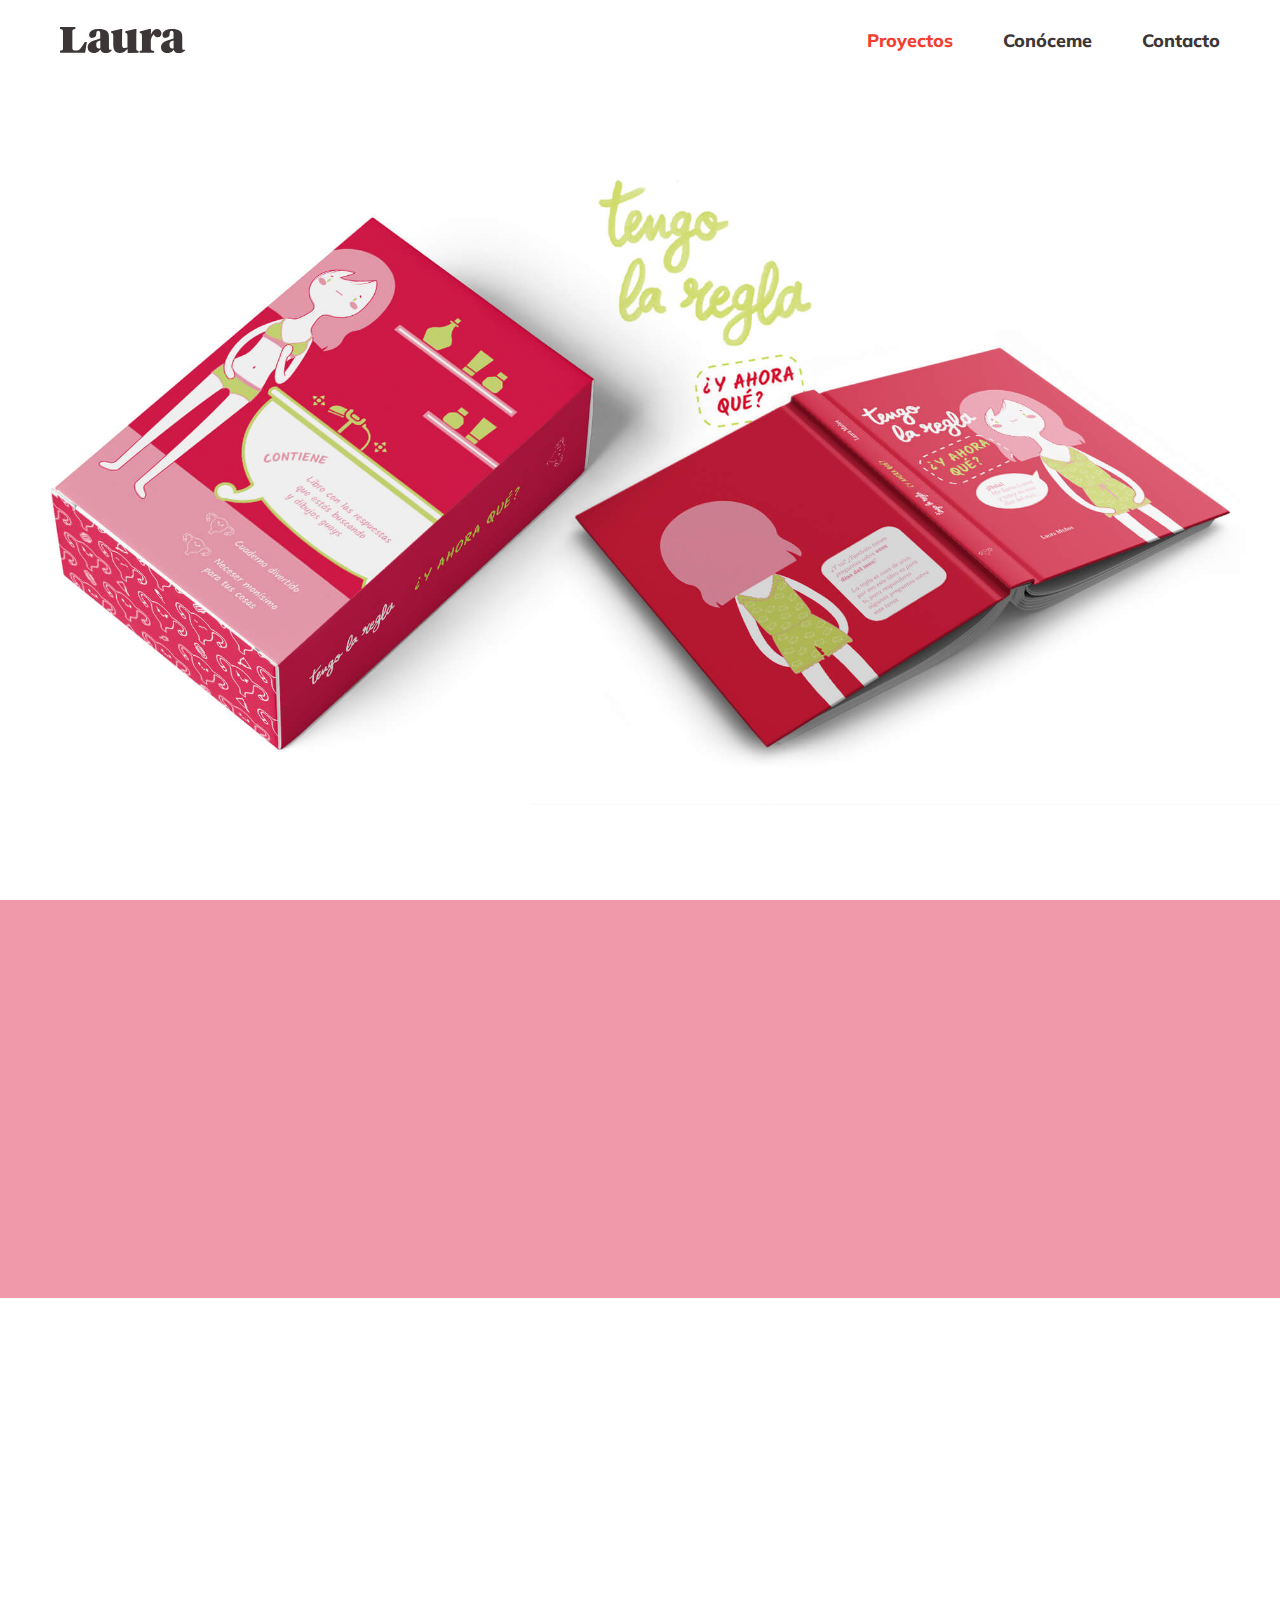
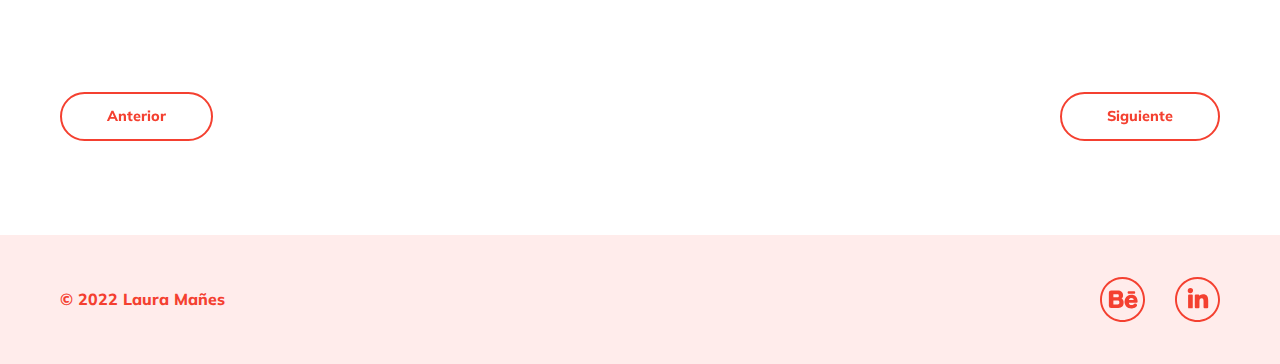
<file: proyectos/tengo_la_regla.html>
<!doctype html>
<html lang="es">
    <head>
        <meta charset="utf-8" />
        <meta name="viewport" content="width=device-width, initial-scale=1.0">
        <title>Laura Mañes ― Tengo la regla</title>
        <meta name="title" content="Laura Mañes ― Diseñadora UX/UI">
        <meta name="description" content="Diseño de Experiencias digitales.">
        <link href="https://unpkg.com/aos@2.3.1/dist/aos.css" rel="stylesheet">
        <link href="https://fonts.googleapis.com/css2?family=Mulish:wght@400;800&family=Source+Serif+Pro:wght@400;900&display=swap" rel="stylesheet">
        <link rel="icon" href="../assets/img/laura-icon.png">
        <link rel="stylesheet" href="../assets/styles.css">

        <script>
            (function(h,o,t,j,a,r){
                h.hj=h.hj||function(){(h.hj.q=h.hj.q||[]).push(arguments)};
                h._hjSettings={hjid:1994449,hjsv:6};
                a=o.getElementsByTagName('head')[0];
                r=o.createElement('script');r.async=1;
                r.src=t+h._hjSettings.hjid+j+h._hjSettings.hjsv;
                a.appendChild(r);
                })(window,document,'https://static.hotjar.com/c/hotjar-','.js?sv=');
        </script>

    </head>

    <body data-aos-easing="ease" data-aos-duration="1000" data-aos-delay="0">
        <header class="header">
            <div class="wrapper__header">
                <a class="logo" href="../index.html">
                    <svg id="Capa_1" data-name="Capa 1" xmlns="http://www.w3.org/2000/svg" viewBox="0 0 141.59 29.67">
                    <path class="cls-0" d="M14 5.45v18a3.27 3.27 0 00.8 2.58 4.3 4.3 0 002.75.68h1a5.77 5.77 0 004.17-1.87 45.74 45.74 0 005.38-7.72h2.29l-1.9 12H0V27a5.23 5.23 0 002.82-.81 3.78 3.78 0 00.54-2.46V5.45A3.81 3.81 0 002.82 3 5.16 5.16 0 000 2.19V0h17.39v2.19a5.24 5.24 0 00-2.83.8A3.83 3.83 0 0014 5.45zM138.52 10.92v12.91c0 1.33.41 2 1.22 2a4 4 0 001.51-.25l.34 1.46a9.66 9.66 0 01-6.77 2.63c-3.08 0-5.08-1.34-6-4a8 8 0 01-7.2 3.85 7.58 7.58 0 01-5.19-1.73 6.13 6.13 0 01-2-4.89 6.07 6.07 0 011.68-4.56 12.29 12.29 0 014.65-2.65l7.89-2.73v-5.4c0-2.17-.7-3.26-2.1-3.26-1.56 0-2.33 1.25-2.33 3.75a4.46 4.46 0 01-4.48 4.25 3.44 3.44 0 01-2.83-1 3.34 3.34 0 01-.78-2.44 5.35 5.35 0 013-5 16.21 16.21 0 017.87-1.6c3.77 0 6.62.65 8.57 2s2.95 3.52 2.95 6.66zm-11.25 13.49a5.31 5.31 0 001.42-.24v-9l-2 .73a4.05 4.05 0 00-2 1.37 5 5 0 00-.63 2.87c.05 2.86 1.1 4.27 3.21 4.27zM55.44 10.92v12.91c0 1.33.4 2 1.22 2a4.08 4.08 0 001.51-.25l.34 1.42a9.67 9.67 0 01-6.77 2.63c-3.09 0-5.08-1.34-6-4a8.06 8.06 0 01-7.21 3.85 7.62 7.62 0 01-5.19-1.73 6.16 6.16 0 01-2-4.89 6.07 6.07 0 011.68-4.56 12.29 12.29 0 014.65-2.65l7.89-2.73V7.56c0-2.17-.7-3.26-2.09-3.26q-2.34 0-2.34 3.75a4.45 4.45 0 01-4.48 4.25 3.42 3.42 0 01-2.82-1 3.34 3.34 0 01-.78-2.44 5.34 5.34 0 013-5A16.28 16.28 0 0144 2.26c3.76 0 6.62.65 8.57 2s2.87 3.52 2.87 6.66zM44.23 24.41a5.19 5.19 0 001.41-.24v-9l-1.94.73a4.05 4.05 0 00-2 1.37 5 5 0 00-.63 2.87c0 2.86 1.05 4.27 3.16 4.27zM86.45 8.64v15.53a4.53 4.53 0 00.29 1.91c.2.37.5 1.1 2.37 1.1v2l-12.38.28-.24-4.75q-3.48 4.74-8.7 4.74a7.23 7.23 0 01-5.42-2.08q-2-2.08-2-6.19V9.75c0-1.58-.56-2.54-1.69-2.9l-.72-.24V4.68l10.8-2.42h1.83l-.29 6.38v11.7q0 3.48 3 3.48a10 10 0 003.14-.53V9.75c0-1.58-.56-2.54-1.69-2.9l-.73-.24V4.68L84.9 2.26h1.84zM114.58 5.26A4.6 4.6 0 00110 2.2c-2.58 0-5.6 2.17-7.06 6.7l.17-6.62h-2L90.25 5.2v1.41l.67.24c1.47.51 1.91 1 1.91 2.9v15.66a1.72 1.72 0 01-.29 1.1 1.3 1.3 0 01-.78.46c-.32.06-.82.13-1.51.19v2.05h16.42v-2.05a10.32 10.32 0 01-3.07-.75c-.49-.28-.73-.92-.73-1.93v-9.85a14.27 14.27 0 013.18-6.39l.28.4c1.4 2.06 2.76 3 4.54 3a4 4 0 003.8-2.9 5.2 5.2 0 00-.09-3.48z"/></svg>
                </a>
                    <button class="burger js-open">
                        <svg xmlns="http://www.w3.org/2000/svg" viewBox="0 0 32 32"><path d="M4 10h24c1.104 0 2-.896 2-2s-.896-2-2-2H4c-1.104 0-2 .896-2 2s.896 2 2 2zm24 4H4c-1.104 0-2 .896-2 2s.896 2 2 2h24c1.104 0 2-.896 2-2s-.896-2-2-2zm0 8H4c-1.104 0-2 .896-2 2s.896 2 2 2h24c1.104 0 2-.896 2-2s-.896-2-2-2z"/></svg>
                    </button>
                <nav class="navigation">
                    <button class="navigation__close js-close">
                        <svg xmlns="http://www.w3.org/2000/svg" viewBox="0 0 32 32"><path d="M25.9 23.1L18.8 16l7.1-7.1c.8-.8.8-2 0-2.8-.8-.8-2-.8-2.8 0L16 13.2 8.9 6.1c-.8-.8-2-.8-2.8 0s-.8 2 0 2.8l7.1 7.1-7.1 7.1c-.8.8-.8 2 0 2.8.8.8 2 .8 2.8 0l7.1-7.1 7.1 7.1c.8.8 2 .8 2.8 0 .8-.8.8-2 0-2.8z"/></svg>
                    </button>
                    <ul class="navigation__list">
                        <li><a class="nav-link active" href="../index.html">Proyectos</a></li>
                        <li><a class="nav-link" href="../conoceme.html">Conóceme</a></li>
                        <li><a class="nav-link" href="../contacto.html">Contacto</a></li>
                    </ul>
                </nav>
            </div>
        </header>

    <main>

        <section id="home" class="tengolaregla__bg"></section>
        
        <section id="proyectos" class="section__project__tengo">
            <div class="container wrapper__project__intro">
                <div class="billboard__content__intro">
                    <h1 data-aos="fade-right" class="title-project-white">Tengo la regla ¿y ahora qué?</h1>
                    <p data-aos="fade-right"
                    data-aos-offset="200"
                    data-aos-easing="ease-in-sine" class="description__project">Kit de experiencias para la primera menstruación</p>
                </div>
            </div>
            <div class="container wrapper__project__intro">
                <div data-aos="fade-right" class="container__column__project__intro">
                    <p class="white-title">Servicios</p>
                    <p class="white">Diseño Editorial<br>
                                    Packaging</p>
                </div>
                <div data-aos="fade-right" class="container__column__project__intro">
                    <p class="white-title">Software</p>
                    <p class="white">Adobe Illustrator<br>
                                    Adobe Photoshop<br>
                                    Adobe InDesign</p>
                </div>
                <div data-aos="fade-right" class="container__column__project__intro">
                    <p class="white-title">Créditos</p>
                    <p class="white">Bibliografía: <a class="white-link" href="https://sego.es/" target="_blank" rel="noopener noreferrer">SEGO</a></p>
                </div>
            </div>
        </section>

        <section id="proyectos" class="section__project">
            <div class="container wrapper__project">
                <div data-aos="fade-up"
                data-aos-duration="2000" class="container__column__project">
                    <h2 class="project">Reto</h2>
                    <p>Tengo la regla ¿y ahora qué?, es un producto editorial que consiste en un libro que pretende informar
                        a las jóvenes sobre su primera o primeras reglas. La finalidad de este producto es que se convierta en una
                        <strong>herramienta de consulta</strong>, así como que las adolescentes se sientan
                        a gusto con el libro, que se establezca una relación próxima con él y, de este modo, puedan informarse o simplemente leer
                        en el momento y lugar que deseen.</p>
                </div>
                <div data-aos="fade-up"
                data-aos-duration="2000" class="container__column__project">
                    <img src="../assets/img/cubierta-libro-cerrado.jpg" alt="cubierta-libro-cerrado" style="margin-top: 20px; border-radius: 10px;">
                </div>                
            </div>

            <div class="container wrapper__project">
                <div data-aos="fade-up"
                data-aos-duration="2000" class="container__column__project">
                    <h2 class="project">Solución</h2>
                    <p>¿Cómo ayuda el libro? Ayuda a nuestras jóvenes usuarias a través de los contenidos desarrollados, 
                        desde saber cómo es el sistema reproductor femenino, hasta qué es la menstruación y cuáles son los dolores que pueden sentir 
                        (dismenorrea) y los tratamientos a seguir para mitigarlos. </p>
                </div>
                <div data-aos="fade-up"
                data-aos-duration="2000" class="container__column__project">
                    <img src="../assets/img/libro-por-dentro.jpg" alt="libro-por-dentro" style="margin-top: 20px; border-radius: 10px;">
                </div>
            </div>

            <div class="container wrapper__project reverse">
                <div data-aos="fade-up"
                data-aos-duration="2000" class="container__column__project">
                    <p>Con todo, el proyecto tiene la intención de ser un <strong>elemento explicativo e ilustrativo</strong> 
                    para que estas jóvenes sepan lo que supone este cambio hormonal y físico y que, al mismo tiempo, les muestre varias opciones de tratamientos por si así lo 
                    necesitaran. Un libro y un kit muy cercano y gráfico que interactúa con el lector y que le muestra una <strong>visión positiva 
                    de la menstruación</strong>, fuera de tabúes.</p>
                </div>
                <div data-aos="fade-up"
                data-aos-duration="2000" class="container__column__project">
                    <img src="../assets/img/libro-por-dentro-02.jpg" alt="libro-por-dentro-02" style="margin-top: 20px; border-radius: 10px;">
                </div>
            </div>

            <div class="container wrapper__project">
                <div data-aos="fade-up"
                data-aos-duration="2000" class="container__column__project">
                    <p class="subtitle__project">Personajes</p>
                    <p>Para establecer este tratamiento de cercanía y proximidad con nuestro target, se crearon unos personajes para que acompañasen a la usuaria a lo largo de toda la lectura del libro. 
                        Un personaje protagonista, que era la joven que se iniciaba en este nuevo cambio hormonal, su ginecóloga y su yaya Remedios, siempre dispuesta a darle algún que otro consejo.</p>
                </div>
                <div data-aos="fade-up"
                data-aos-duration="2000" class="container__column__project">
                    <img src="../assets/img/personajes.png" alt="personaje" style="border-radius: 10px;">
                </div>
            </div>

            <div class="container wrapper__project">
                <div data-aos="fade-up"
                data-aos-duration="2000" class="container__column__project">
                    <p class="subtitle__project">Libreta y neceser</p>
                    <img src="../assets/img/kit-libreta.jpg" alt="kit-libreta" style="border-radius: 10px;">
                    <img src="../assets/img/kit-neceser.jpg" alt="kit-neceser" style="margin-top: 35px; margin-bottom: 30px; border-radius: 10px;">
                </div>
                <div data-aos="fade-up"
                data-aos-duration="2000" class="container__column__project">
                    <p class="subtitle__project">Packaging</p>
                    <img src="../assets/img/caja-kit.jpg" alt="caja-kit" style="border-radius: 10px;">
                </div>
            </div>

            <div class="container wrapper__project">
                <div class="container__column__project">
                    <p data-aos="fade-up"
                    data-aos-duration="2000">Asimismo, se escogió una paleta de colores compuesta por una tríada: verde, rosa y granate vibrante. 
                        Se quería conseguir un cromatismo distintivo, alejado del empleado habitualmente en este tipo de productos relacionados con la menstruación.</p>
                    <img data-aos="fade-up"
                    data-aos-duration="2000" src="../assets/img/colors_tengo-la-regla.png" alt="colors_tengo-la-regla" style="margin-top: 30px;">
                </div>
                <div class="container__column__project">
                    <p data-aos="fade-up"
                    data-aos-duration="2000">Así como se emplearon dos tipografías, una serif y otra handwriting, ambas para el cuerpo de texto. 
                        La combinación de las dos aportaba un aspecto actual y fresco, cercano y de fácil lectura, perfecto para el propósito del producto.</p>
                    <img data-aos="fade-up"
                    data-aos-duration="2000" src="../assets/img/typo_tengo-la-regla.png" alt="typo_tengo-la-regla">
                </div>                
            </div>

            <div class="footer__button wrapper">
                <a data-ix="text-slide" href="../proyectos/origens.html" class="text-project-before">
                    <span>Anterior</span>
                </a>
                <a data-ix="text-slide" href="../proyectos/chc.html" class="text-project-after">
                    <span>Siguiente</span>
                </a>
            </div>
        </section>

    </main>

        <footer class="footer">
            <div class="footer__container wrapper">
                <div class="footer__copyright">© 2022 Laura Mañes</div>
                <ul class="social">
                    <li>
                        <a class="social__item" href="https://www.behance.net/lauramanyes" target="_blank" rel="noopener noreferrer">
                            <svg id="Capa_1" data-name="Capa 1" xmlns="http://www.w3.org/2000/svg" viewBox="0 0 490.7 490.7"><defs><style>.cls-3{fill:#f44030;}</style></defs><title>behance</title>
                            <path class="cls-3" d="M245.4,490.7C109.8,490.7.1,380.8.1,245.3S109.8,0,245.4,0,490.7,109.8,490.7,245.3,380.9,490.5,245.4,490.7Zm0-469.4c-123.7,0-224,100.3-224,224s100.3,224,224,224,224-100.3,224-224S369,21.5,245.4,21.3Z"/>
                            <path class="cls-3" d="M255.71,262.16c-2.24-8.6-5.67-15.37-10.19-20.11h0a32.37,32.37,0,0,0-9.17-6.71,1.75,1.75,0,0,1-.62-.57,1.15,1.15,0,0,1-.2-.93,1.37,1.37,0,0,1,.55-.87c10-6.68,15.33-17.94,15.33-32.56,0-16.59-5.65-30.25-16.33-39.48-9.84-8.52-23.42-13-39.27-13h-75a24.33,24.33,0,0,0-24.3,24.3V314.6a24.33,24.33,0,0,0,24.3,24.3h75.6c4.16,0,18.82-.56,32.88-7.75,16.19-8.32,25.56-22,27.85-40.63l.05-.43c1.5-15.21-.39-23.32-1.3-27.21ZM145.9,258.3a1.27,1.27,0,0,1,1.3-1.3h48.54c1.62,0,15.86.81,15.86,21.7,0,13.41-6,20.05-18.45,20.3h-46a1.37,1.37,0,0,1-1.3-1.4Zm55.25-39.22c-2.56,2.44-5.55,2.53-8.44,2.61H147.3a1.38,1.38,0,0,1-1.4-1.4V189.2a1.38,1.38,0,0,1,1.4-1.4H196c.94,0,9.24.75,9.24,15.5C205.2,211.26,203.86,216.44,201.15,219.08Z"/>
                            <path class="cls-3" d="M393,214.7c-11.7-13.34-28.81-20.1-50.86-20.1-38.38,0-56.57,20.26-65.1,37.32a91.91,91.91,0,0,0-8.67,29.83c0,.15-1.64,15.95,1.61,28.34,2.92,12.79,8.41,23.5,16.3,31.81,12.82,13.8,31.58,20.8,55.86,20.8h2.3c6.08,0,21.78-.73,36.17-7.49,8.62-4.15,15-9.24,19.57-15.57A19.73,19.73,0,0,0,401.72,299a20.15,20.15,0,0,0-18-11.09,19.46,19.46,0,0,0-16.46,8.82,17.62,17.62,0,0,1-2.31,2.88c-4.24,4.32-12,6.7-21.83,6.7h-1.2a32.19,32.19,0,0,1-16-4.11c-6.35-3.74-10.27-10.27-11.34-18.89v-.4a1.37,1.37,0,0,1,1.4-1.3h82a12.33,12.33,0,0,0,12.2-12C410.41,256.66,408.45,232.35,393,214.7Zm-76.39,35.2-.14-.05a1.46,1.46,0,0,1-.94-1.82c4.59-12.47,14.25-19.33,27.21-19.33,7.36,0,13.35,2.14,17.33,6.2s5.8,9.55,6.58,13.43a1.36,1.36,0,0,1-.31,1.15,1.27,1.27,0,0,1-1,.42H316.8C316.63,249.9,316.52,249.88,316.57,249.9Z"/>
                            <path class="cls-3" d="M313.6,182.7h57.7c7.12,0,12.7-6.06,12.7-13.8s-5.7-13.8-12.7-13.8H313.6c-7,0-12.7,6.19-12.7,13.8S306.6,182.7,313.6,182.7Z"/></svg>
                        </a>
                    </li>
                    <li>
                        <a class="social__item" href="https://www.linkedin.com/in/lauramanyes/" target="_blank" rel="noopener noreferrer">
                            <svg id="Capa_1" data-name="Capa 1" xmlns="http://www.w3.org/2000/svg" viewBox="0 0 490.7 490.7"><defs><style>.cls-3{fill:#f44030;}</style></defs><title>linkedin</title>
                            <path class="cls-3" d="M245.3,490.7C109.8,490.7,0,380.8,0,245.3S109.8,0,245.3,0,490.6,109.8,490.6,245.3,380.8,490.5,245.3,490.7Zm0-469.4c-123.7,0-224,100.3-224,224s100.3,224,224,224,224-100.3,224-224S369,21.5,245.3,21.3Z"/>
                            <path class="cls-3" d="M351.76,208.6c-9-14.3-24.22-21.25-46.53-21.25-18.71,0-32.3,8.42-40.17,17.64v-3a11,11,0,0,0-11-11h-27.2a11,11,0,0,0-11,11h0V330.84a11,11,0,0,0,11,11h29a11,11,0,0,0,11-11V267.09c0-24.24,6.95-34.13,24-34.13,18.84,0,20.38,16,20.38,35.35v62.53a11,11,0,0,0,11,11h29.24a10.69,10.69,0,0,0,10.67-10.67V259.24C362.1,235.57,358.91,220,351.76,208.6Z"/><rect class="cls-3" x="142.78" y="191" width="51" height="150.8" rx="10.11"/>
                            <path class="cls-3" d="M168.25,118.9A29.17,29.17,0,0,0,166,177.17c.7.05,1.39.07,2.08.07a28.87,28.87,0,0,0,19.8-7.78,29.31,29.31,0,0,0,9.34-21.2v-.37A29.11,29.11,0,0,0,168.25,118.9Z"/></svg>
                        </a>
                    </li>
                </ul>
            </div>
        </footer>

        <script
        src="https://code.jquery.com/jquery-3.4.1.min.js"
        integrity="sha256-CSXorXvZcTkaix6Yvo6HppcZGetbYMGWSFlBw8HfCJo="
        crossorigin="anonymous"></script>

        <script src="../assets/app.js"></script>
        <script src="https://unpkg.com/aos@2.3.1/dist/aos.js"></script>
        <script>
            AOS.init ({
                duration: 1000,
                once: true,
            });
        </script>

    </body>
</html>
</file>
<file: assets/styles.css>
* {
    box-sizing: border-box;
}

html,
body {
    background-color: #fff;
    height: 100%;
    font-family: "Mulish", sans-serif;
    width: 100%;
    font-size: 18px;
}

video {
    width:100%!important;
    height:auto!important
}

/* width */
::-webkit-scrollbar {
    width: 10px;
}
  
  /* Track */
  ::-webkit-scrollbar-track {
    box-shadow: inset 0 0 10px #FFF;
    border-radius: 10px;
}
   
  /* Handle */
  ::-webkit-scrollbar-thumb {
    background: #FBB0A9;
    border-radius: 10px;
}
  
  /* Handle on hover */
  ::-webkit-scrollbar-thumb:hover {
    background: #F55649; 
}

body,
h1,
h2,
p {
    margin: 0;
    color: #3c3636;
}

img {
    display: block;
    max-width: 100%;
}

svg {
    display: block;
    fill: #3c3636;
}

ul,
ol {
    list-style-type: none;
    margin: 0;
    padding: 0;
    display: flex;
}

button,
[role="button"],
input[type="button"],
input[type="reset"],
input[type="submit"] {
    -webkit-appearance: none;
       -moz-appearance: none;
            appearance: none;
    background-color: transparent;
    border: 0;
    color: #3c3636;
    cursor: pointer;
    display: inline-block;
    font-family: inherit;
    font-size: 100%;
    line-height: 1;
    text-align: center;
    vertical-align: top;
    width: auto;
}

h2 {
    font-size: 2rem;
    font-family:"Mulish", sans-serif;
}

a {
    color: #3c3636;
    text-transform: none;
    text-decoration: none;
    font-size: 1rem;
    font-weight: 800;
}

.title-project-white {
    color: #fff;
}

.white {
    color: #fff;
    font-size: 16px;
}

.white-title {
    font-size: 1rem;
    font-weight: 800;
    color: #fff;
    margin-bottom: 0.5rem;
}

.header {
    padding: 1.5rem 0;
    position: fixed;
    width: 100%;
    z-index: 2;
    background:rgba(255, 255, 255);
}

/*
.hover01 img {
    -webkit-transform: scale(1);
    transform: scale(1);
    -webkit-transition: .3s ease-in-out;
    transition: .3s ease-in-out;
}

.hover01:hover img {
    -webkit-transform: scale(1.1);
    transform: scale(1.1);
}
*/

.billboard {
    color: #3c3636;
    height: 100vh;
    position: relative;
}

.billboard-banner {
    color: #3c3636;
    position: relative; 
}

.billboard__project__wrapper {
    display: flex;
    align-items: flex-end ;
    justify-content: flex-start;
    height: 100%;
}

.contacto__bg {
    background-image: url(img/contacto.png);
    background-repeat: no-repeat;
    background-position: right bottom;
    background-size: 250px;
}

.spacetravel__bg{
    background-image: url(img/portada-space-travel-desktop.jpg);
    background-repeat: no-repeat;
    background-position: center;
    background-size: contain;
    height: 100vh;
}

.origens__bg {
    background-image: url(img/origens_desktop_bg.jpg);
    background-repeat: no-repeat;
    background-position: center;
    height: 100vh;
}

.rupta__bg {
    background-image: url(img/rupta-desktop.jpg);
    background-repeat: no-repeat;
    background-position: center;
    background-size: contain;
    height: 100vh;
}

.chc__bg {
    background-image: url(img/chc-desktop.jpg);
    background-repeat: no-repeat;
    background-position: center;
    background-size: contain;
    height: 100vh;
}

.mediamarkt__bg {
    background-image: url(img/mediamarkt-desktop.jpg);
    background-repeat: no-repeat;
    background-position: center;
    background-size: contain;
    height: 100vh;
}

.flip__bg {
    background-image: url(img/flip-desktop.jpg);
    background-repeat: no-repeat;
    background-position: center;
    background-size: contain;
    height: 100vh;
}

.onapills__bg {
    background-image: url(img/onapills-desktop.png);
    background-repeat: no-repeat;
    background-position: center;
    background-size: contain;
    height: 100vh;
}

.tengolaregla__bg {
    background-image: url(img/tengolaregla.jpg);
    background-repeat: no-repeat;
    background-position: center;
    background-size: contain;
    height: 100vh;
}

.billboard__rrss {
    position: absolute;
    align-items: center;
}

.logo {
    display: inline-block;
    background-repeat: no-repeat;
    width: 125px;
}

.navigation,
.navigation__list {
    display: flex;
    justify-content: space-between;
    align-items: center;
}

.nav-link {
    display: block;
    cursor: pointer;
    padding: 0 25px;
    transition: color 0.25s ease-in-out;
}

.nav-link:hover {
    color: #f44030;
}

.navigation__list li:last-child .nav-link {
    padding-right: 0;
}

.conoceme {
    margin-bottom: 4rem;
}

.social {
    justify-content: center;
}

.social__item {
    display: block;
    padding: 5px;
    margin: 10px;
}

.social__item svg {
    height: 45px;
}

.wrapper__header {
    margin: 0 auto;
    max-width: 1200px;
    padding: 0 20px;
    position: relative;
    width: 100%;
    align-items: center;
    display: flex;
    justify-content: space-between;
}

.wrapper-home {
    margin: 0 auto;
    max-width: 1200px;
    padding: 0 20px;
    position: relative;
    width: 100%;
}

.wrapper {
    margin: 0 auto;
    max-width: 1200px;
    padding: 0 20px;
    position: relative;
    width: 100%;
}

.wrapper__project {
    margin: 0 auto;
    max-width: 1200px;
    padding: 20px 20px;
    position: relative;
    width: 100%;
}

.wrapper__project__intro {
    margin: 0 auto;
    max-width: 1200px;
    padding: 30px 20px;
    position: relative;
    width: 100%;
}

.reverse {
    flex-direction: row-reverse;
}

.wrapper__conoceme {
    margin: 0 auto;
    max-width: 1200px;
    padding: 180px 20px 0;
    position: relative;
    width: 100%;
}

.img-container {
    position: relative;
    width: 100%;
    transition: 0.5s;
    border-radius: 15px;
}
  
.image {
    display: block;
    width: 100%;
    height: auto;
}
  
.overlay {
    position: absolute;
    top: 0;
    bottom: 0;
    left: 0;
    right: 0;
    height: 100%;
    width: 100%;
    opacity: 0;
    transition: .5s ease;
    background-color: #FFECEB;
    border-radius: 13px;
}
  
.img-container:hover .overlay {
    opacity: 1;
}

.text-container {
    position: absolute;
    top: 50%;
    left: 50%;
    -webkit-transform: translate(-50%, -50%);
    -ms-transform: translate(-50%, -50%);
    transform: translate(-50%, -50%);
    text-align: center;
}

.title-text {
    font-family: "Source Serif Pro", serif;
    font-size: 24px;
    font-weight: 800;
    color: #f44030;
}

.desc-text {
    font-family: "mulish", sans-serif;
    font-size: 16px;
    font-weight: 400;
    color: #f44030;
}

.proyecto:not(:last-child) {
    margin: 0 0 3rem;
}

.proyecto img {
    border-radius: 15px;
}

.column {
    margin: 0 0 3rem;
}

.section {
    padding: 6rem 0 3rem 0;
}

.section__project {
    padding: 6rem 0 3rem 0;
}

.section__project__chc {
    padding-top: 2rem;
    background-color: #283770;
}

.section__project__mediamarkt {
    padding-top: 2rem;
    background-color: #d43030;
}

.section__project__flip {
    padding-top: 2rem;
    background-color: #C08DD9;
}

.section__project__onapills {
    padding-top: 2rem;
    background-color: #6C60EB;
}

.section__project__tengo {
    padding-top: 2rem;
    background-color: #F099AA;
}

.section__project__space {
    padding-top: 2rem;
    background-color: #14c2b3;
}

.section__project__origens {
    padding-top: 2rem;
    background-color: #CF023B;
}

.section__project__rupta {
    padding-top: 2rem;
    background-color: #8f7b6e;
}

.subtitle__section {
    text-transform: none;
    font-size: 1.5rem;
    font-weight: 400;
    margin-bottom: 40px;
}

.subtitle__section__contacto {
    text-transform: none;
    font-size: 1.5rem;
    font-weight: 400;
    margin-top: 20px;  
}

.conoceme__img {
    margin-top: 60px;
    width: 300px;
}

.description {
    margin-top: 0.40rem;
    font-size: 1.2rem;
}

.description__project {
    margin-top: 20px;
    font-size: 1.2rem;
    color: #fff;
}

.project {
    margin-bottom: 30px;
}

.title-projects {
    margin: 15px 0 46px;
}

.subtitle__project {
    font-size: 1.3rem;
    font-weight: 800;
    margin-bottom: 30px;
}

.billboard__wrapper__contacto {
    display: flex;
    align-items: center;
    height: 100%;
}

.text-contacto {
    display: inline-block;
    padding: 0.75rem 2.5rem;
    border-radius: 50px;
    font-size: 1rem;
    color: #fff;
    text-decoration: none;
    font-weight: 800;
    text-align: center;
    background-color: #F55649;
    border: 2px solid;
    border-color: #F55649;
    transition: 0.2s;
}

.text-contacto:hover {
    color: #F55649;
    background-color: #fff;
    border-radius: 50px;
    border: 2px solid;
    border-color: #F55649;
}

.text-contacto span {
    cursor: pointer;
    display: inline-block;
    position: relative;
    transition: 0.2s;
}

.text-contacto span:after {
    content: '🚀';
    position: absolute;
    opacity: 0;
    top: 0;
    right: -20px;
    transition: 0.1s;
}

.text-contacto:hover span {
    padding-right: 35px;
}
  
.text-contacto:hover span:after {
    opacity: 1;
    right: 0;
}

.contacto__wrapper {
    margin-top: 40px;
}

.project_software {
    margin-top: 30px;
    flex-direction: column;
}

.text-project-before span {
    cursor: pointer;
    display: inline-block;
    position: relative;
    transition: 0.5s;
}
  
.text-project-before span:after {
    content: '🔍';
    position: absolute;
    opacity: 0;
    top: 0;
    left: -20px;
    transition: 0.5s;
}
  
.text-project-before:hover span {
    padding-left: 30px;
}
  
.text-project-before:hover span:after {
    opacity: 1;
    left: 0;
}

.text-project-before {
    margin: 40px;
    font-size: 0.8rem;
    font-weight: 800;
    display: inline-block;
    padding: 0.75rem 2.5rem;
    border-radius: 50px;
    border: 2px solid;
    border-color: #F44030;
    color: #F44030;
    text-decoration: none;
    text-align: center;
    background-color: #Fff;
}
  
.text-project-after span {
    cursor: pointer;
    display: inline-block;
    position: relative;
    transition: 0.5s;
}
  
.text-project-after span:after {
    content: '🔎';
    position: absolute;
    opacity: 0;
    top: 0;
    right: -20px;
    transition: 0.5s;
}
  
.text-project-after:hover span {
    padding-right: 30px;
}
  
.text-project-after:hover span:after {
    opacity: 1;
    right: 0;
}

.text-project-after {
    margin: 40px;
    font-size: 0.8rem;
    font-weight: 800;
    display: inline-block;
    padding: 0.75rem 2.5rem;
    border-radius: 50px;
    border: 2px solid;
    border-color:#F44030;
    color: #F44030;
    text-decoration: none;
    text-align: center;
    background-color: #Fff;
}

.curriculum {
    position: relative;
    color: #F44030;
    padding-left: 2px;
    padding-right: 2px;
    box-shadow: inset 0 -1px 0  #FBB0A9; 
    border-bottom: 1px solid #FFDBD9;
}

.curriculum:before {
    content: "";
    position: absolute;
    z-index: -1;
    width: 100%;
    height: 0;
    bottom: 0;
    left: 0;
    background-color: #FFECEB;
    visibility: hidden;
    transition: all 0.3s ease-in-out;
}

.curriculum:hover:before {
    visibility: visible;
    height: 10px;
}

.white-link {
    font-weight: 400;
    position: relative;
    color: #fff;
    padding-left: 1px;
    padding-right: 1px;
    box-shadow: inset 0 -1px 0  #fff;
    font-size: 16px;
}

.white-link:hover{
    color: #fff;
    font-size: 1rem;
}

.footer {
    color: #F44030;
    padding: 1.5rem 0;
    background: #FFECEB;
}

.footer__copyright {
    text-align: center;
    font-weight: 800;
    font-size: 16px;
    margin: 5px 0;
}

.scroll-down {
    display: none;
}

/* min-width: 768px / 16 (browser font-size) */
@media screen and (max-width: 48em) {
    
    h1 {
        font-family: "Source Serif Pro", serif;
        font-size: 1.9rem;
        line-height: 1.15;
        font-weight: 900;
    }

    h2 {
        font-size: 1.4rem;
        font-family:"Mulish", sans-serif;
    }

    .subtitle__section {
        text-transform: none;
        font-size: 1.4rem;
        font-weight: 400;
        margin-bottom: 30px;
    }

    .subtitle__section__contacto {
        text-transform: none;
        font-size: 1.4rem;
        font-weight: 400;
        margin-top: 30px;  
    }

    .subtitle__project {
        font-size: 1.1rem;
    }

    body {
        overflow-x: hidden;
    }

    .logo {
        transition: width 0.4s ease-in-out;
        width: 80px;
    }

    .burger svg {
        width: 30px;
        fill:#3c3636;
    }

    .navigation__close {
        position: absolute;
        top: 25px;
        right: 17px;
    }

    .billboard__wrapper {
        padding-top: 90px;
        height: 100vh;
    }

    .wrapper__conoceme {
        margin: 0 auto;
        max-width: 1200px;
        padding: 100px 20px 0;
        position: relative;
        width: 100%;
    }

    .banner {
        padding-bottom: 80px;
    }

    .billboard__content {
        margin-bottom: 2rem;
    }

    .bg {
        background-image: url(img/conoceme.png);
        background-repeat: no-repeat;
        background-position: center bottom;
        background-size: 400px;
    }

    .spacetravel__bg {
        background-image: url(img/mobile-spacetravel.jpg);
        background-repeat: no-repeat;
        background-position: center;
        background-size: contain;
        height: 100vh;
    }

    .flip__bg {
        background-image: url(img/flip-desktop.jpg);
        background-repeat: no-repeat;
        background-position: center;
        background-size: cover;
        height: 100vh;
    }

    .onapills__bg {
        background-image: url(img/onapills-desktop.png);
        background-repeat: no-repeat;
        background-position: center;
        background-size: cover;
        height: 100vh;
    }

    .origens__bg {
        background-image: url(img/origens_mobile_bg.jpg);
        background-repeat: no-repeat;
        background-position: center;
        height: 100vh;
    }

    .rupta__bg {
        background-image: url(img/rupta-mobile.jpg);
        background-repeat: no-repeat;
        background-size: cover;
        background-position: center;
        height: 100vh;
    }

    .chc__bg {
        background-image: url(img/chc-desktop.jpg);
        background-repeat: no-repeat;
        background-position: center;
        background-size: contain;
        height: 100vh;
    }

    .mediamarkt__bg {
        background-image: url(img/mediamarkt-mobile.jpg);
        background-repeat: no-repeat;
        background-position: center;
        background-size: contain;
        height: 100vh;
    }

    .tengolaregla__bg {
        background-image: url(img/cubiertalibro_mobile_bg.jpg);
        background-repeat: no-repeat;
        background-position: center;
        background-size: cover;
        height: 100vh;
    }

    .section__conceme {
        padding: 8rem 0 0 0;
    }

    .navigation__close svg {
        width: 35px;
        fill:#F44030;
    }

    .navigation {
        background: #FFECEB;
        height: 100vh;
        position: fixed;
        top: 0;
        left: 100%;
        width: 100%;
        transition: left 300ms ease-in-out;
    }

    .menu-open .navigation {
        left: 0;
    }

    .nav-link {
        color: #F44030;
        font-family: "Source Serif Pro", serif;
        text-transform: none;
        font-size: 2rem;
        margin: 30px 0;
    }

    .nav-link::after {
        content: '';
        display: block;
        border-radius: 10px;
        width: 0;
        height: 3px;
        margin: 4px auto 0;
        background: #F44030;
        transition: width .15s ease-in-out;
    }

    .nav-link:hover::after {
        width: 75%;
    }

    .nav-link:hover {
        color: #F44030;
    }

    .navigation__list {
        flex-direction: column;
        align-items: center;
        width: 100%
    }

    .navigation__list li:last-child .nav-link {
        padding-right: 25px;
    }

    .wrapper__img {
        margin: 0 auto;
        max-width: 1200px;
        padding: 0 20px;
        position: relative;
        width: 100%;
    }

    .column-text-desktop {
        display: none;
    }

    .column-img {
        padding: 20px 0;
        width: 300px;
        margin: auto;
    }

    .container__column__img {
        margin-bottom: 2rem;
    }

    .container__column {
        margin-bottom: 2rem;
        line-height: 1.5rem;
    }

    .container__column__project {
        margin-bottom: 2rem;
        line-height: 1.5rem;
        overflow: hidden;
    }

    .container__column__project__intro {
        margin-bottom: 2rem;
        line-height: 1.3rem;
        overflow: hidden;
    }

    .footer__button {
        text-align: center;
        align-items: center;
    }
}


/* Desktop  */

/* min-width: 480px / 16 (browser font-size) */
@media screen and (min-width: 30em) {
    .footer__copyright {
        text-align: left;
    }

    .footer__container {
        align-items: center;
        display: flex;
        justify-content: space-between;
    }

    .footer__button {
        text-align: center;
        display: flex;
        justify-content: space-between;
        align-items: center;
    }

    .text-project-before {
        margin: 40px 40px 40px 0;
        font-size: 0.8rem;
        font-weight: 800;
        display: inline-block;
        padding: 0.75rem 2.5rem;
        border-radius: 50px;
        border: 2px solid;
        border-color: #F44030;
        color: #F44030;
        text-decoration: none;
        text-align: center;
        background-color: #Fff;
    }

    .text-project-after {
        margin: 40px 0 40px 40px;
        font-size: 0.8rem;
        font-weight: 800;
        display: inline-block;
        padding: 0.75rem 2.5rem;
        border-radius: 50px;
        border: 2px solid;
        border-color: #F44030;
        color: #F44030;
        text-decoration: none;
        text-align: center;
        background-color: #Fff;
    }

    .social li:last-child .social__item {
        padding-right: 0;
        margin-right: 0;
    }

}

/* min-width: 640px / 16 */
@media screen and (min-width: 40em) {

    .row {
        display: flex;
        justify-content: space-between;
    }

    .column {
        width: 49.5%;
        width: calc(50% - 25px);
        margin: 0 0 2rem;
    }

    .row-two {
        display: flex;
        justify-content: space-between;
        margin-top: 1rem;
    }

    .scroll-down {
        display: block;
        position: absolute;
        height: 3rem;
        width: 3rem;
        bottom: 25px;
        left: 50%;
        transform: translate(-50%, -50%);
    }

    .row-billboard {
        padding-top: 40px;
    }

    .column-text-mobile {
        padding-top: 50px;
    }

    .column-img {
        padding-top: 55px;
        width: 400px;
        margin: auto;
    }

    .container__column {
        width: 65%;
    }

    .container__column__project {
        width: 95%;
        overflow: hidden;
    }

    .container__column__project__intro {
        width: 85%;
        overflow: hidden;
    }

    .content-text {
        width: 70%;
    }

}

/* min-width: 769px / 16 (browser font-size) */
@media screen and (min-width:48.0625em) {

    .bg {
        background-image: url(img/conoceme.png);
        background-repeat: no-repeat;
        background-position: right bottom;
        background-size: 400px;
    }

    .contacto__bg {
        background-image: url(img/contacto.png);
        background-repeat: no-repeat;
        background-position: right bottom;
        background-size: 35%;
    }

    h1 {
        font-size: 2.7rem;
        font-family: "Source Serif Pro", serif;
        line-height: 1.15;
        font-weight: 900;
    }

    .burger,
    .navigation__close {
        display: none;
    }

    .nav-link.active {
        color:#f44030;
    }

    .billboard__wrapper {
        display: flex;
        align-items: center;
        height: 100%;
    }

    .billboard__wrapper__contacto {
        display: flex;
        align-items: center;
        height: 100%;
    }

    .banner {
        padding-bottom: 80px;
    }

    .row-billboard {
        display: flex;
        justify-content: space-between;
        align-items: center;
        padding-top: 0;
    }
    
    .column-text-desktop {
        width: 70%;
    }

    .column-text-mobile {
        display: none;
    }
    
    .column-img {
        width: 35%;
        padding-top: 0;
    }

    .contacto__wrapper {
        margin-top: 50px;
    }

    .container {
        display: flex;
        justify-content: space-between;
    }

    .content-text {
        width: 50%;
        line-height: 2.2rem;
    }
    
    .container__column {
        box-sizing: border-box;
        overflow: auto;
        width: calc(50% - 35px);
        line-height: 1.7rem;
        margin-bottom: 2rem;
    }

    .container__column__project {
        box-sizing: border-box;
        overflow: auto;
        width: calc(50% - 35px);
        line-height: 1.7rem;
        margin-bottom: 2rem;
        overflow: hidden;
    }

    .container__column__project__intro {
        box-sizing: border-box;
        overflow: auto;
        width: calc(50% - 35px);
        line-height: 1.3rem;
        margin-bottom: 2rem;
        overflow: hidden;
    }

    .container__column__img {
        box-sizing: border-box;
        overflow: auto;
        width: calc(50% - 18px);
        margin-bottom: 2rem;
    }

    .billboard__conoceme {
        position: relative;
    }

    .wrapper__img {
        margin: 0 auto;
        max-width: 1200px;
        padding: 0 20px;
        position: relative;
        width: 100%;
    }
}
</file>
